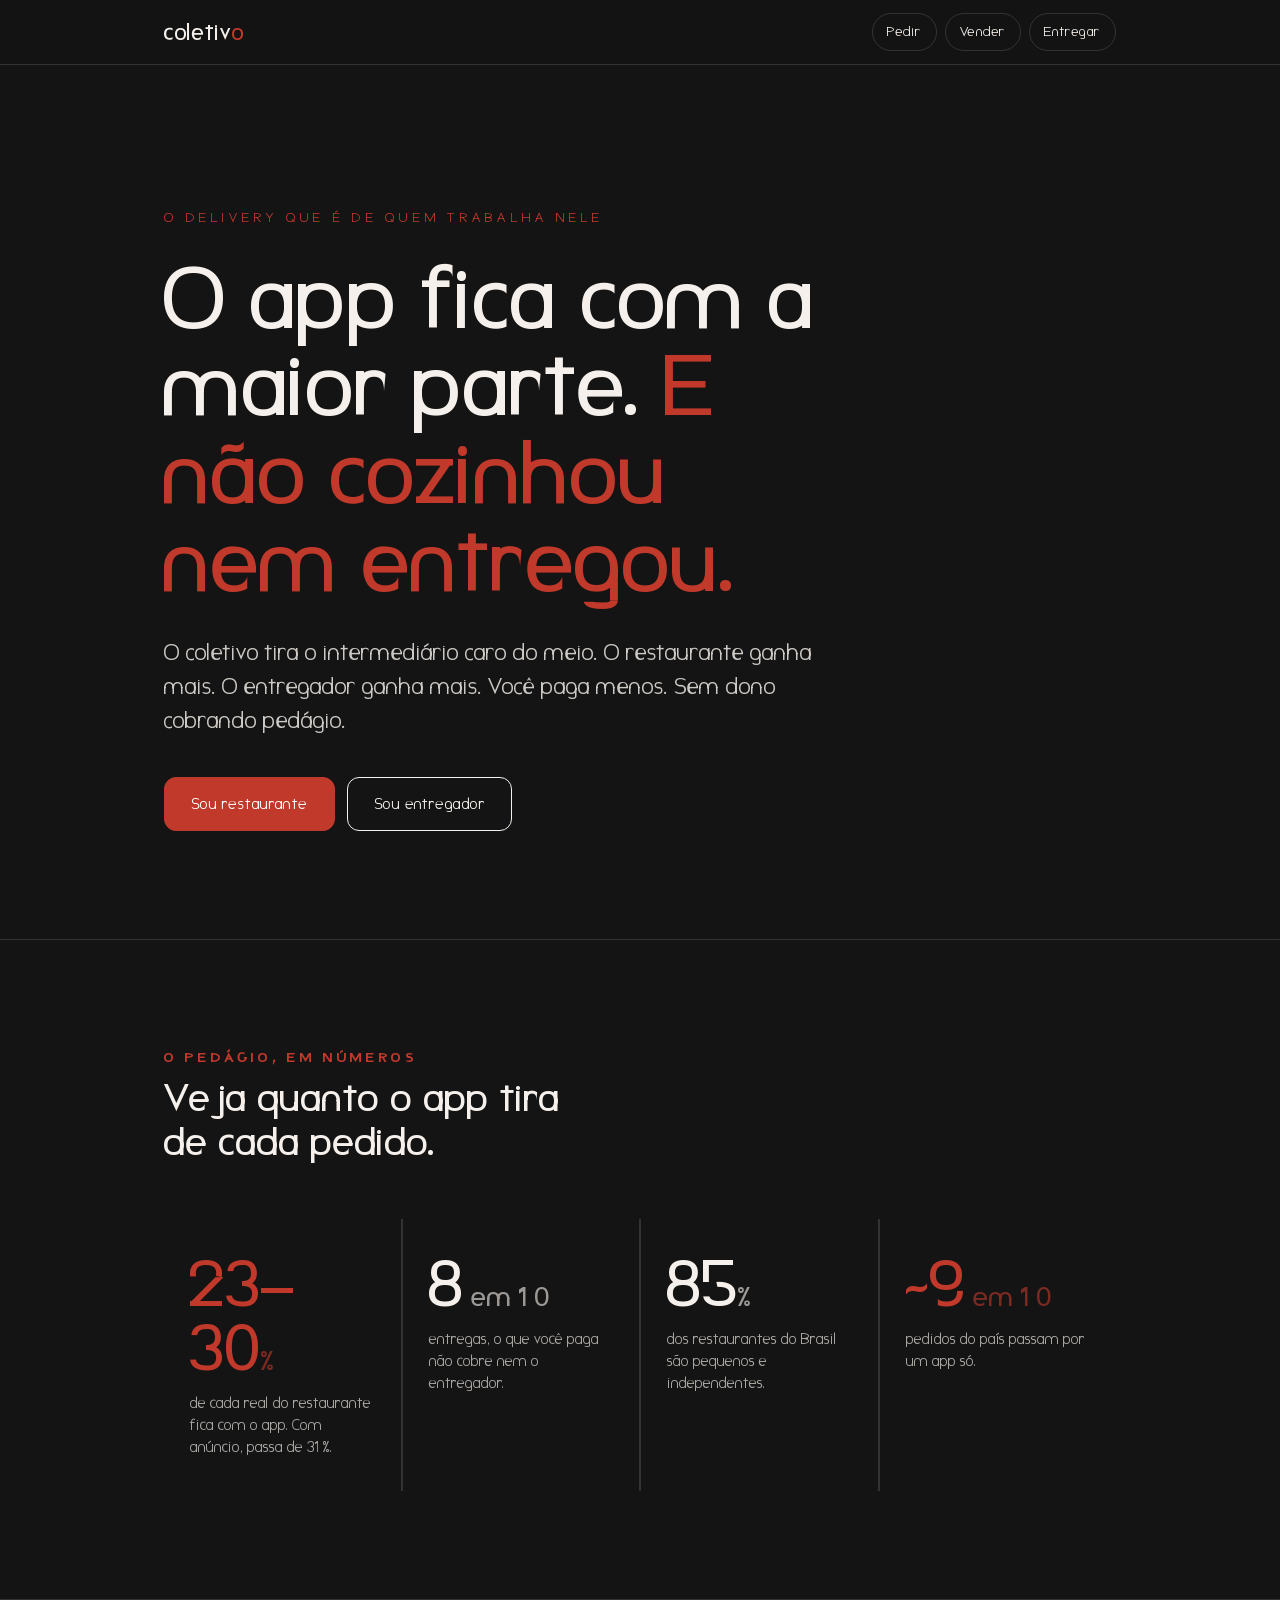
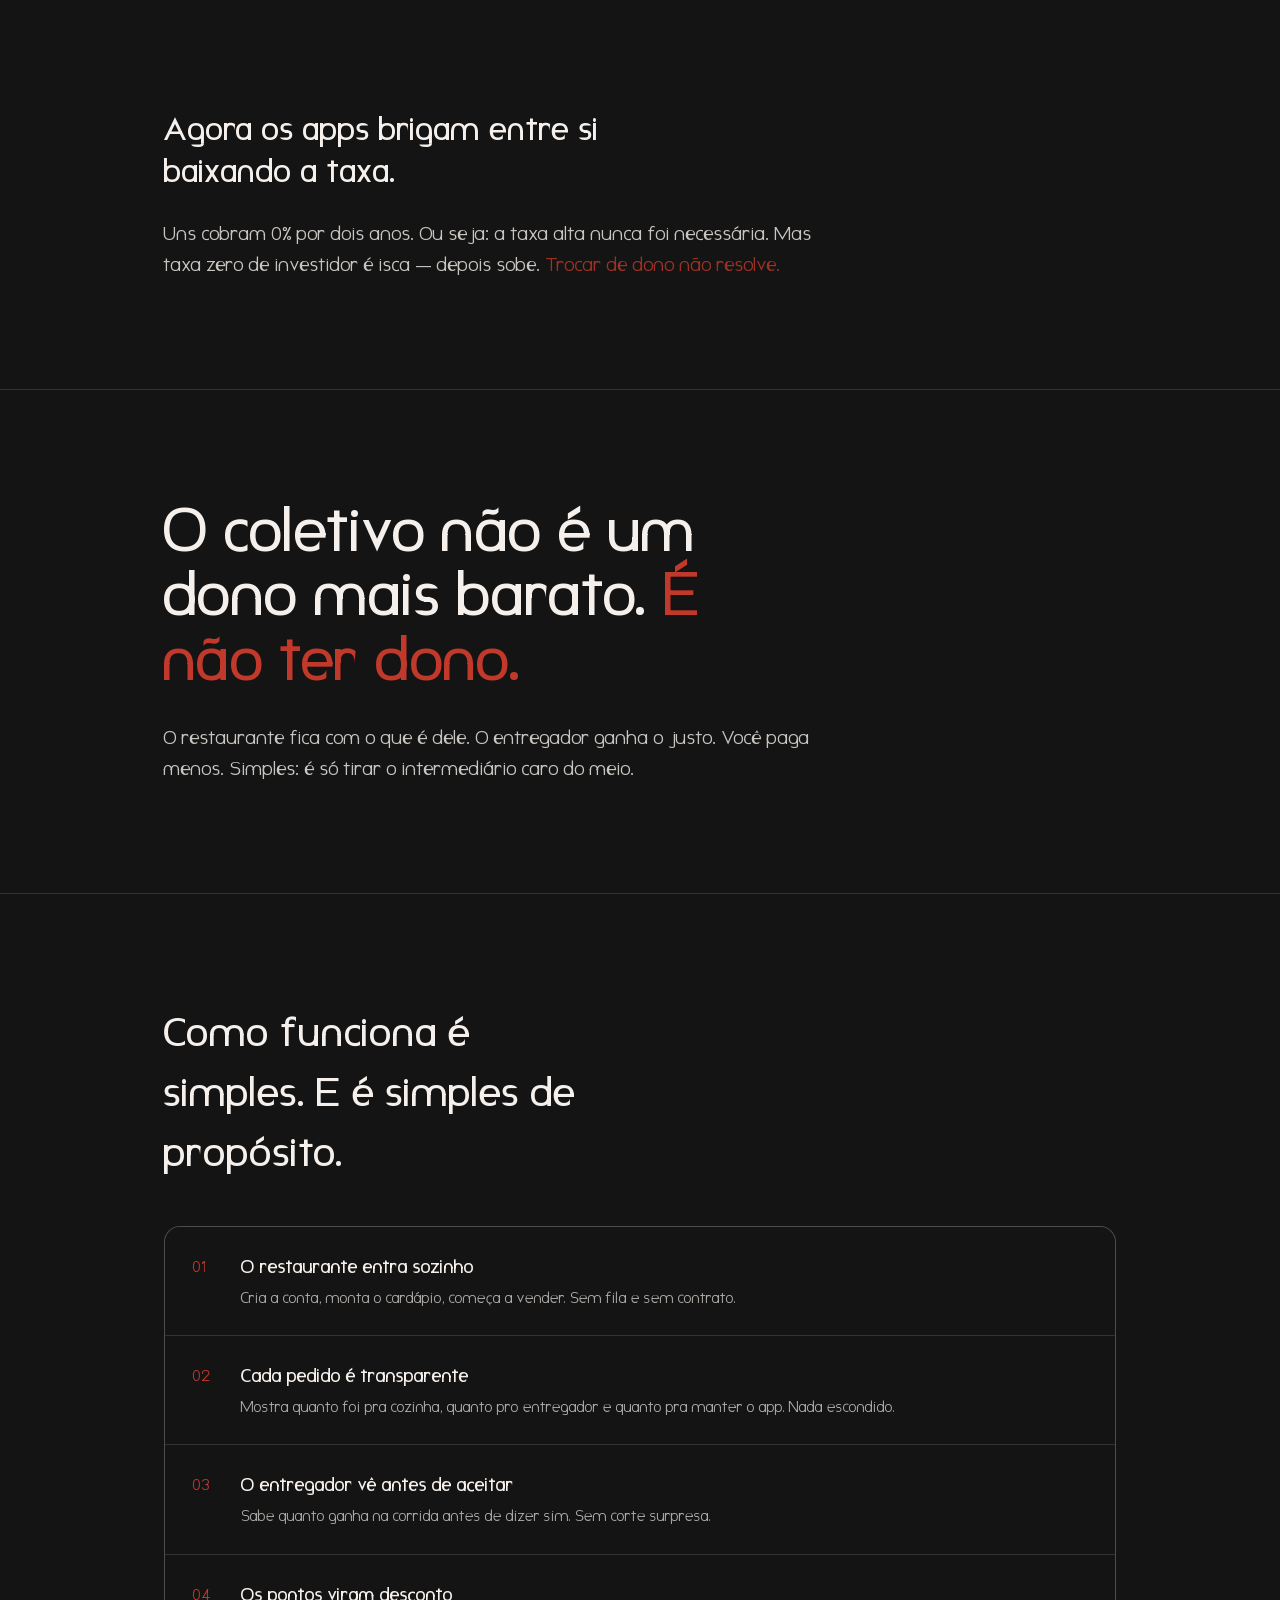
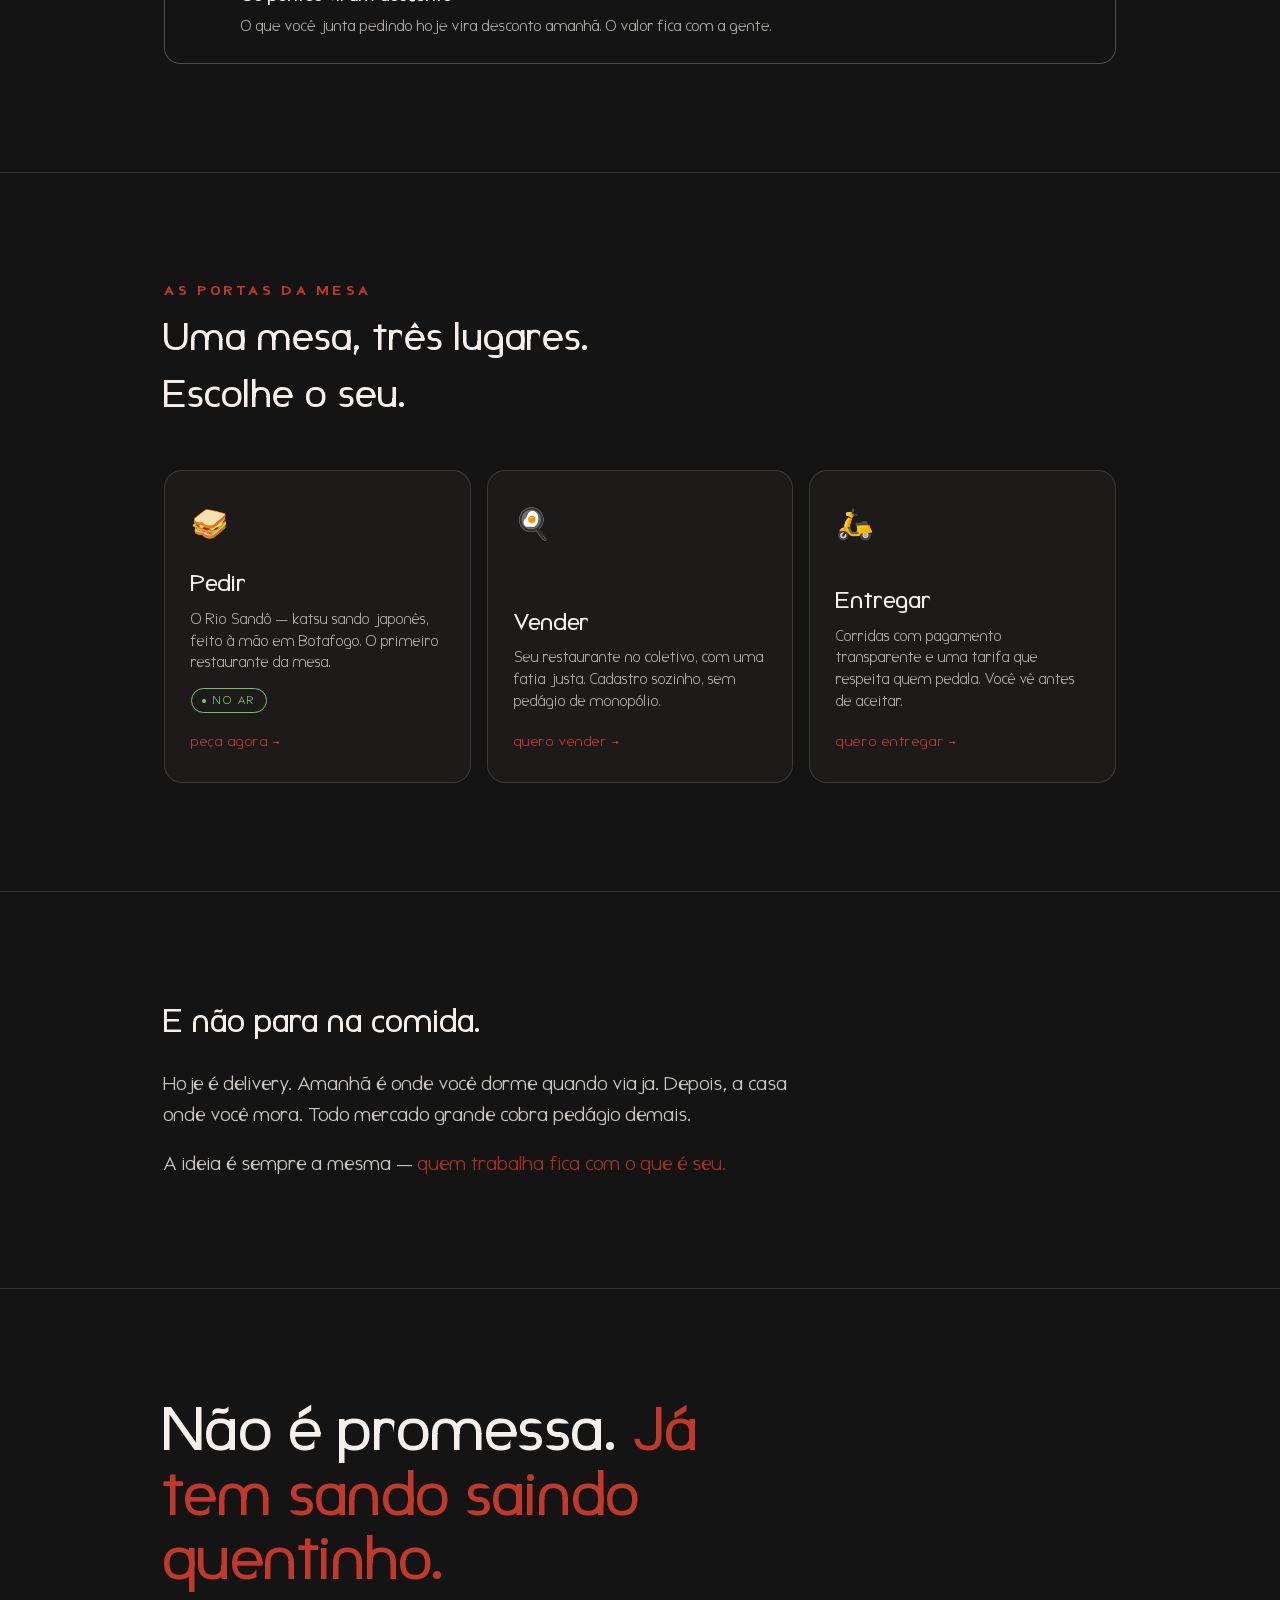
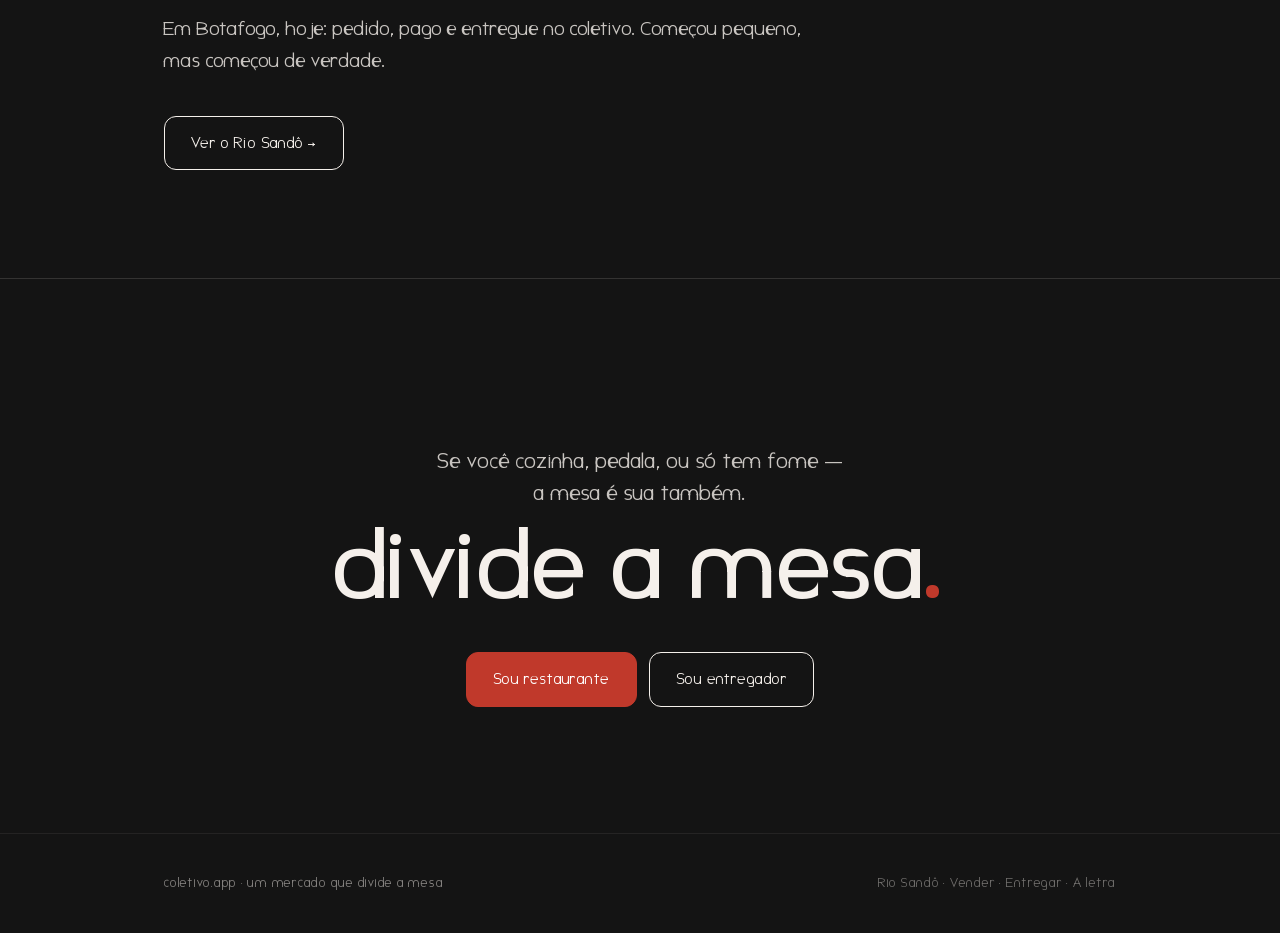
<file: index.html>
<!DOCTYPE html>
<html lang="pt-BR">
<head>
<meta charset="UTF-8">
<meta name="viewport" content="width=device-width, initial-scale=1, viewport-fit=cover">
<meta name="theme-color" content="#141414">
<title>coletivo — divide a mesa</title>
<meta name="description" content="Um ecossistema de mercados que pertence a quem senta na mesa. Sem pedágio de monopólio: o restaurante fica com o que é dele, o entregador recebe o que vale, você paga o justo.">
<meta property="og:title" content="coletivo — divide a mesa">
<meta property="og:description" content="Não é um dono mais barato. É não ter dono. O mercado justo começou com um sando em Botafogo.">
<meta property="og:url" content="https://coletivo.app/">
<meta property="og:type" content="website">
<link rel="icon" href="/riosando/favicon.svg" type="image/svg+xml">
<link rel="preload" href="/fonte/ColetivoSans[wght].woff2" as="font" type="font/woff2" crossorigin>
<link rel="stylesheet" href="/fonte/coletivo-sans.css">
<style>
  :root{
    --preto:#141414; --preto2:#1C1B1A; --creme:#F5F0EB; --vermelho:#C0392B; --verde:#7CBF6B;
    --linha:rgba(245,240,235,.14);
  }
  *{margin:0;padding:0;box-sizing:border-box}
  html{-webkit-text-size-adjust:100%;scroll-behavior:smooth}
  body{
    font-family:'Coletivo Sans',Futura,'Futura PT','Century Gothic','Jost',sans-serif;
    background:var(--preto);color:var(--creme);line-height:1.5;
    overflow-x:hidden;
  }
  .wrap{max-width:1000px;margin:0 auto;padding:0 24px}
  ::selection{background:var(--vermelho);color:#fff}

  /* topo */
  header{position:sticky;top:0;z-index:50;background:rgba(20,20,20,.82);backdrop-filter:blur(10px);
    border-bottom:1px solid var(--linha)}
  header .wrap{display:flex;align-items:center;justify-content:space-between;height:64px}
  .brand{font-size:22px;font-weight:500;letter-spacing:.03em;color:var(--creme);text-decoration:none}
  .brand span{color:var(--vermelho)}
  .nav-portas{display:flex;gap:8px}
  .nav-portas a{font-size:13px;letter-spacing:.04em;color:var(--creme);text-decoration:none;
    padding:8px 14px;border-radius:99px;border:1px solid var(--linha);transition:.15s;white-space:nowrap}
  .nav-portas a:hover{border-color:var(--vermelho)}
  .nav-portas a.destaque{background:var(--vermelho);border-color:var(--vermelho);color:#fff}
  @media(max-width:620px){.nav-portas a.opt{display:none}}

  /* hero manifesto */
  .hero{padding:16vh 0 12vh;border-bottom:1px solid var(--linha)}
  .kicker{font-size:12.5px;letter-spacing:.34em;text-transform:uppercase;color:var(--vermelho);margin-bottom:26px}
  .hero h1{font-size:clamp(38px,8.5vw,86px);font-weight:500;line-height:1.02;letter-spacing:-.01em;max-width:14ch}
  .hero h1 em{font-style:normal;color:var(--vermelho)}
  .hero .sub{margin-top:30px;font-size:clamp(17px,2.4vw,22px);opacity:.82;max-width:52ch;line-height:1.55}
  .hero-cta{margin-top:40px;display:flex;gap:12px;flex-wrap:wrap}
  .btn{font-family:inherit;font-size:15px;letter-spacing:.03em;text-decoration:none;padding:15px 26px;border-radius:12px;
    border:1px solid var(--creme);color:var(--creme);transition:.15s;display:inline-block}
  .btn:hover{transform:translateY(-2px)}
  .btn.cheio{background:var(--vermelho);border-color:var(--vermelho);color:#fff}

  /* números — os golpes */
  .golpes{padding:12vh 0;border-bottom:1px solid var(--linha)}
  .golpes h2{font-size:13px;letter-spacing:.28em;text-transform:uppercase;color:var(--vermelho);margin-bottom:8px}
  .golpes .lede{font-size:clamp(24px,4vw,38px);font-weight:500;line-height:1.15;max-width:20ch;margin-bottom:56px}
  .grid-num{display:grid;grid-template-columns:repeat(auto-fit,minmax(210px,1fr));gap:2px;background:var(--linha)}
  .num{background:var(--preto);padding:32px 26px}
  .num b{display:block;font-size:clamp(42px,6vw,64px);font-weight:500;line-height:1;letter-spacing:-.02em}
  .num b .u{font-size:.42em;opacity:.6;letter-spacing:0}
  .num p{margin-top:14px;font-size:14.5px;opacity:.66;line-height:1.5}
  .num.vermelho b{color:var(--vermelho)}

  /* seções de texto do manifesto */
  .movimento{padding:12vh 0;border-bottom:1px solid var(--linha)}
  .movimento .par{font-size:clamp(22px,3.4vw,32px);font-weight:500;line-height:1.32;max-width:24ch}
  .movimento .par + .corpo{margin-top:26px}
  .corpo{font-size:clamp(16px,2.1vw,19px);opacity:.8;line-height:1.65;max-width:60ch}
  .corpo + .corpo{margin-top:18px}
  .destaque-linha{color:var(--vermelho)}
  .frase-mor{font-size:clamp(30px,6vw,60px);font-weight:500;line-height:1.08;letter-spacing:-.01em;max-width:16ch}
  .frase-mor em{font-style:normal;color:var(--vermelho)}

  /* como funciona */
  .como{padding:12vh 0;border-bottom:1px solid var(--linha)}
  .como h2{font-size:clamp(26px,4vw,40px);font-weight:500;margin-bottom:44px;max-width:18ch}
  .passos{display:grid;gap:1px;background:var(--linha);border:1px solid var(--linha);border-radius:16px;overflow:hidden}
  .passo{background:var(--preto);padding:26px 28px;display:flex;gap:20px;align-items:flex-start}
  .passo .n{font-size:15px;color:var(--vermelho);flex:0 0 auto;width:28px;padding-top:3px}
  .passo h3{font-size:18px;font-weight:500;margin-bottom:6px}
  .passo p{font-size:15px;opacity:.68;line-height:1.55}

  /* as três portas */
  .portas{padding:12vh 0;border-bottom:1px solid var(--linha)}
  .portas h2{font-size:13px;letter-spacing:.28em;text-transform:uppercase;color:var(--vermelho);margin-bottom:8px}
  .portas .lede{font-size:clamp(24px,4vw,38px);font-weight:500;margin-bottom:48px;max-width:20ch}
  .grid-portas{display:grid;grid-template-columns:repeat(auto-fit,minmax(260px,1fr));gap:16px}
  a.porta{text-decoration:none;color:var(--creme);background:var(--preto2);border:1px solid var(--linha);
    border-radius:18px;padding:30px 26px;display:flex;flex-direction:column;min-height:230px;transition:.18s}
  a.porta:hover{border-color:var(--vermelho);transform:translateY(-3px)}
  .porta .emoji{font-size:30px;margin-bottom:auto}
  .porta h3{font-size:23px;font-weight:500;margin-top:20px}
  .porta p{font-size:14.5px;opacity:.66;margin-top:8px;line-height:1.5}
  .porta .vai{margin-top:18px;font-size:14px;color:var(--vermelho);letter-spacing:.04em}
  .porta.viva .selo{display:inline-block;font-size:11px;letter-spacing:.14em;text-transform:uppercase;
    color:var(--verde);border:1px solid var(--verde);border-radius:99px;padding:3px 10px;margin-top:14px;align-self:flex-start}

  /* prova + fecho */
  .prova{padding:12vh 0;border-bottom:1px solid var(--linha)}
  .prova .frase-mor{margin-bottom:22px}
  .fecho{padding:16vh 0 14vh;text-align:center}
  .fecho .assinatura{font-size:clamp(40px,10vw,96px);font-weight:500;letter-spacing:-.01em;line-height:1}
  .fecho .assinatura span{color:var(--vermelho)}
  .fecho .conv{margin-top:22px;font-size:clamp(17px,2.4vw,21px);opacity:.8;max-width:34ch;margin-left:auto;margin-right:auto}
  .fecho .hero-cta{justify-content:center}

  footer{padding:40px 0;border-top:1px solid var(--linha);font-size:12.5px;opacity:.5;
    display:flex;justify-content:space-between;flex-wrap:wrap;gap:12px;letter-spacing:.06em}
  footer a{color:var(--creme);text-decoration:none;opacity:.8}

  .reveal{opacity:0;transform:translateY(22px);transition:opacity .7s ease,transform .7s ease}
  .reveal.on{opacity:1;transform:none}
  @media(prefers-reduced-motion:reduce){.reveal{opacity:1;transform:none;transition:none}}
</style>
</head>
<body>

<header>
  <div class="wrap">
    <a href="/" class="brand">coletiv<span>o</span></a>
    <nav class="nav-portas">
      <a href="/riosando/" class="opt">Pedir</a>
      <a href="/restaurantes/">Vender</a>
      <a href="/entregadores/">Entregar</a>
    </nav>
  </div>
</header>

<!-- HERO -->
<section class="hero"><div class="wrap reveal">
  <div class="kicker">o delivery que é de quem trabalha nele</div>
  <h1>O app fica com a maior parte. <em>E não cozinhou nem entregou.</em></h1>
  <p class="sub">O coletivo tira o intermediário caro do meio. O restaurante ganha mais. O entregador ganha mais. Você paga menos. Sem dono cobrando pedágio.</p>
  <div class="hero-cta">
    <a href="/restaurantes/" class="btn cheio">Sou restaurante</a>
    <a href="/entregadores/" class="btn">Sou entregador</a>
  </div>
</div></section>

<!-- OS GOLPES (números) -->
<section class="golpes"><div class="wrap reveal">
  <h2>o pedágio, em números</h2>
  <p class="lede">Veja quanto o app tira de cada pedido.</p>
  <div class="grid-num">
    <div class="num vermelho"><b>23–30<span class="u">%</span></b><p>de cada real do restaurante fica com o app. Com anúncio, passa de 31%.</p></div>
    <div class="num"><b>8<span class="u"> em 10</span></b><p>entregas, o que você paga não cobre nem o entregador.</p></div>
    <div class="num"><b>85<span class="u">%</span></b><p>dos restaurantes do Brasil são pequenos e independentes.</p></div>
    <div class="num vermelho"><b>~9<span class="u"> em 10</span></b><p>pedidos do país passam por um app só.</p></div>
  </div>
</div></section>

<!-- MOVIMENTO 1 -->
<section class="movimento"><div class="wrap reveal">
  <p class="par">Agora os apps brigam entre si baixando a taxa.</p>
  <p class="corpo">Uns cobram 0% por dois anos. Ou seja: a taxa alta nunca foi necessária. Mas taxa zero de investidor é isca — depois sobe. <span class="destaque-linha">Trocar de dono não resolve.</span></p>
</div></section>

<!-- FRASE-MOR -->
<section class="movimento"><div class="wrap reveal">
  <p class="frase-mor">O coletivo não é um dono mais barato. <em>É não ter dono.</em></p>
  <p class="corpo" style="margin-top:30px">O restaurante fica com o que é dele. O entregador ganha o justo. Você paga menos. Simples: é só tirar o intermediário caro do meio.</p>
</div></section>

<!-- COMO FUNCIONA -->
<section class="como"><div class="wrap reveal">
  <h2>Como funciona é simples. E é simples de propósito.</h2>
  <div class="passos">
    <div class="passo"><div class="n">01</div><div><h3>O restaurante entra sozinho</h3><p>Cria a conta, monta o cardápio, começa a vender. Sem fila e sem contrato.</p></div></div>
    <div class="passo"><div class="n">02</div><div><h3>Cada pedido é transparente</h3><p>Mostra quanto foi pra cozinha, quanto pro entregador e quanto pra manter o app. Nada escondido.</p></div></div>
    <div class="passo"><div class="n">03</div><div><h3>O entregador vê antes de aceitar</h3><p>Sabe quanto ganha na corrida antes de dizer sim. Sem corte surpresa.</p></div></div>
    <div class="passo"><div class="n">04</div><div><h3>Os pontos viram desconto</h3><p>O que você junta pedindo hoje vira desconto amanhã. O valor fica com a gente.</p></div></div>
  </div>
</div></section>

<!-- AS TRÊS PORTAS -->
<section class="portas" id="portas"><div class="wrap reveal">
  <h2>as portas da mesa</h2>
  <p class="lede">Uma mesa, três lugares. Escolhe o seu.</p>
  <div class="grid-portas">
    <a href="/riosando/" class="porta viva">
      <div class="emoji">🥪</div>
      <h3>Pedir</h3>
      <p>O Rio Sandô — katsu sando japonês, feito à mão em Botafogo. O primeiro restaurante da mesa.</p>
      <span class="selo">● no ar</span>
      <div class="vai">peça agora →</div>
    </a>
    <a href="/restaurantes/" class="porta">
      <div class="emoji">🍳</div>
      <h3>Vender</h3>
      <p>Seu restaurante no coletivo, com uma fatia justa. Cadastro sozinho, sem pedágio de monopólio.</p>
      <div class="vai">quero vender →</div>
    </a>
    <a href="/entregadores/" class="porta">
      <div class="emoji">🛵</div>
      <h3>Entregar</h3>
      <p>Corridas com pagamento transparente e uma tarifa que respeita quem pedala. Você vê antes de aceitar.</p>
      <div class="vai">quero entregar →</div>
    </a>
  </div>
</div></section>

<!-- A MESA CRESCE -->
<section class="movimento"><div class="wrap reveal">
  <p class="par">E não para na comida.</p>
  <p class="corpo">Hoje é delivery. Amanhã é onde você dorme quando viaja. Depois, a casa onde você mora. Todo mercado grande cobra pedágio demais.</p>
  <p class="corpo">A ideia é sempre a mesma — <span class="destaque-linha">quem trabalha fica com o que é seu.</span></p>
</div></section>

<!-- PROVA -->
<section class="prova"><div class="wrap reveal">
  <p class="frase-mor">Não é promessa. <em>Já tem sando saindo quentinho.</em></p>
  <p class="corpo">Em Botafogo, hoje: pedido, pago e entregue no coletivo. Começou pequeno, mas começou de verdade.</p>
  <div class="hero-cta"><a href="/riosando/" class="btn">Ver o Rio Sandô →</a></div>
</div></section>

<!-- FECHO -->
<section class="fecho"><div class="wrap reveal">
  <p class="conv" style="margin-bottom:8px">Se você cozinha, pedala, ou só tem fome —<br>a mesa é sua também.</p>
  <div class="assinatura">divide a mesa<span>.</span></div>
  <div class="hero-cta">
    <a href="/restaurantes/" class="btn cheio">Sou restaurante</a>
    <a href="/entregadores/" class="btn">Sou entregador</a>
  </div>
</div></section>

<footer><div class="wrap" style="display:flex;justify-content:space-between;flex-wrap:wrap;gap:12px;width:100%">
  <span>coletivo.app · um mercado que divide a mesa</span>
  <span><a href="/riosando/">Rio Sandô</a> · <a href="/restaurantes/">Vender</a> · <a href="/entregadores/">Entregar</a> · <a href="/fonte/">A letra</a></span>
</div></footer>

<script>
  const io = new IntersectionObserver((es)=>es.forEach(e=>{ if(e.isIntersecting){ e.target.classList.add("on"); io.unobserve(e.target); }}),{threshold:.12});
  document.querySelectorAll(".reveal").forEach(el=>io.observe(el));
</script>
</body>
</html>
</file>
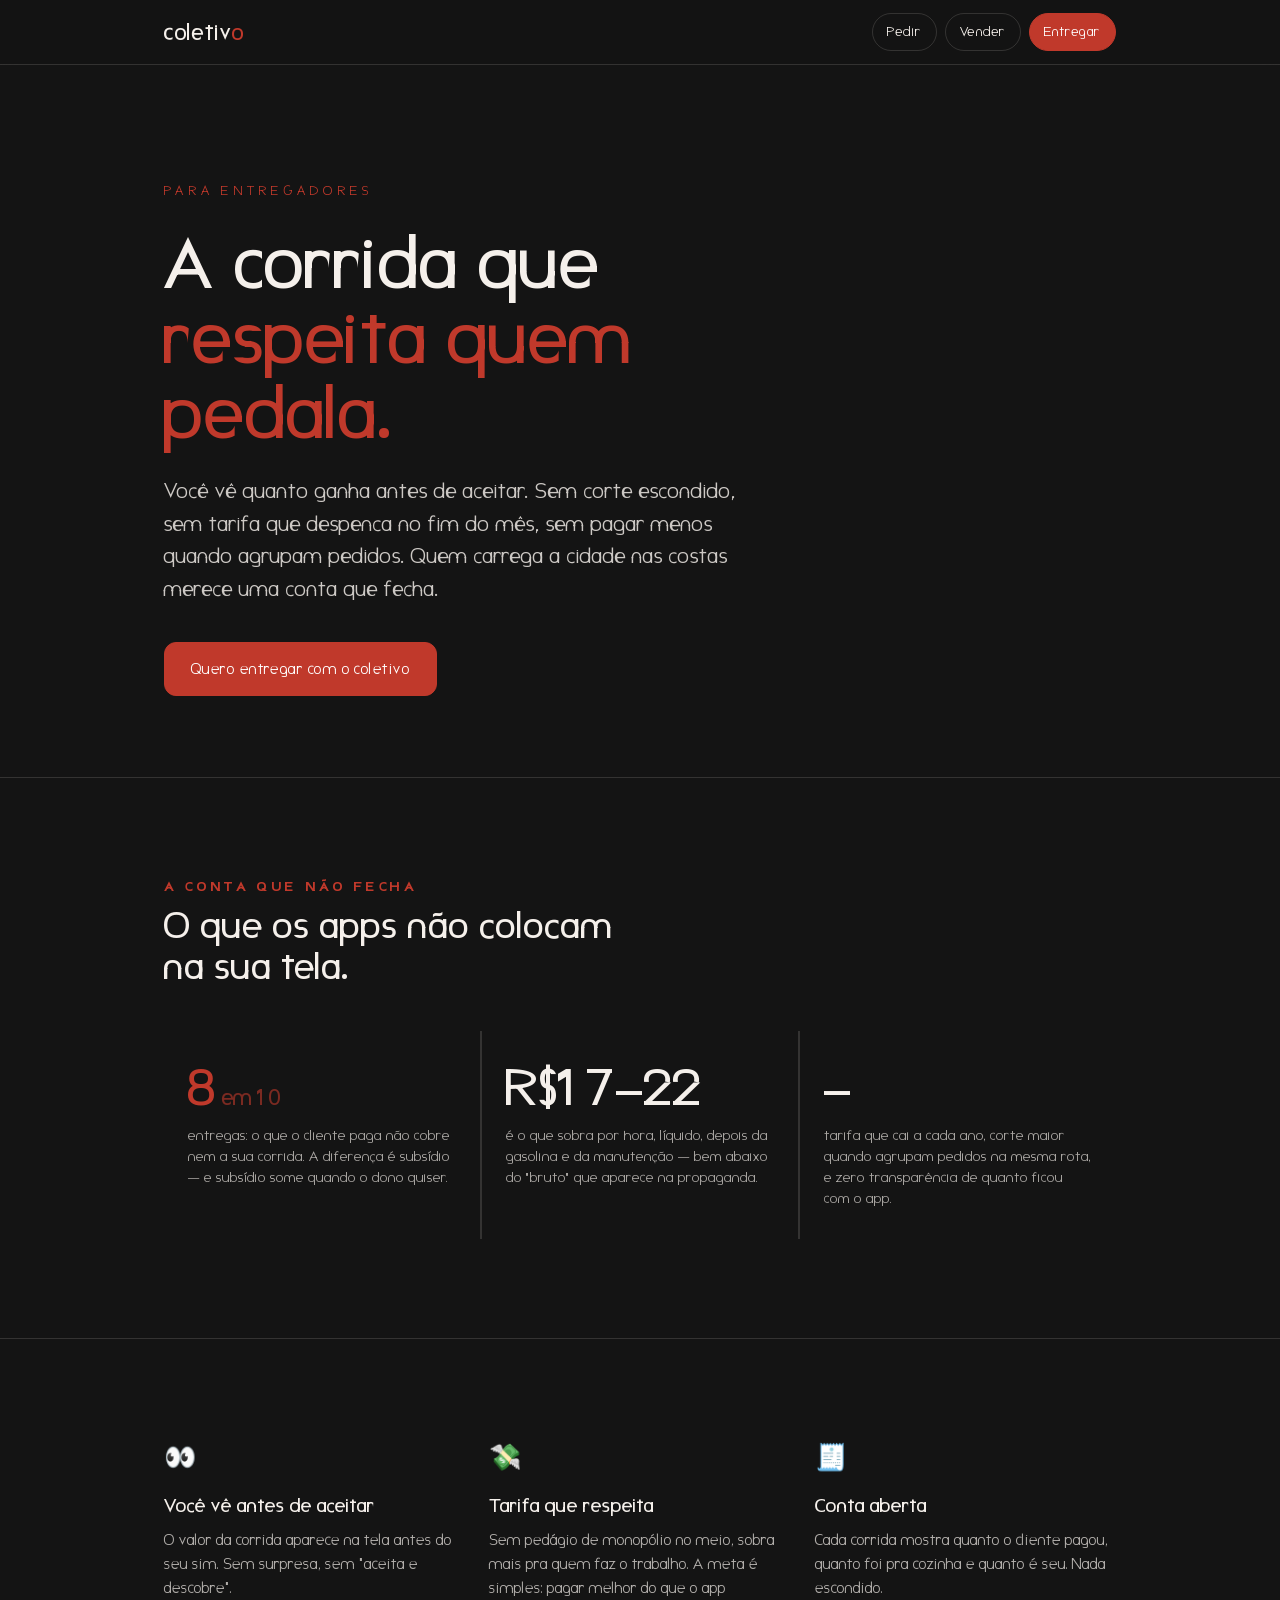
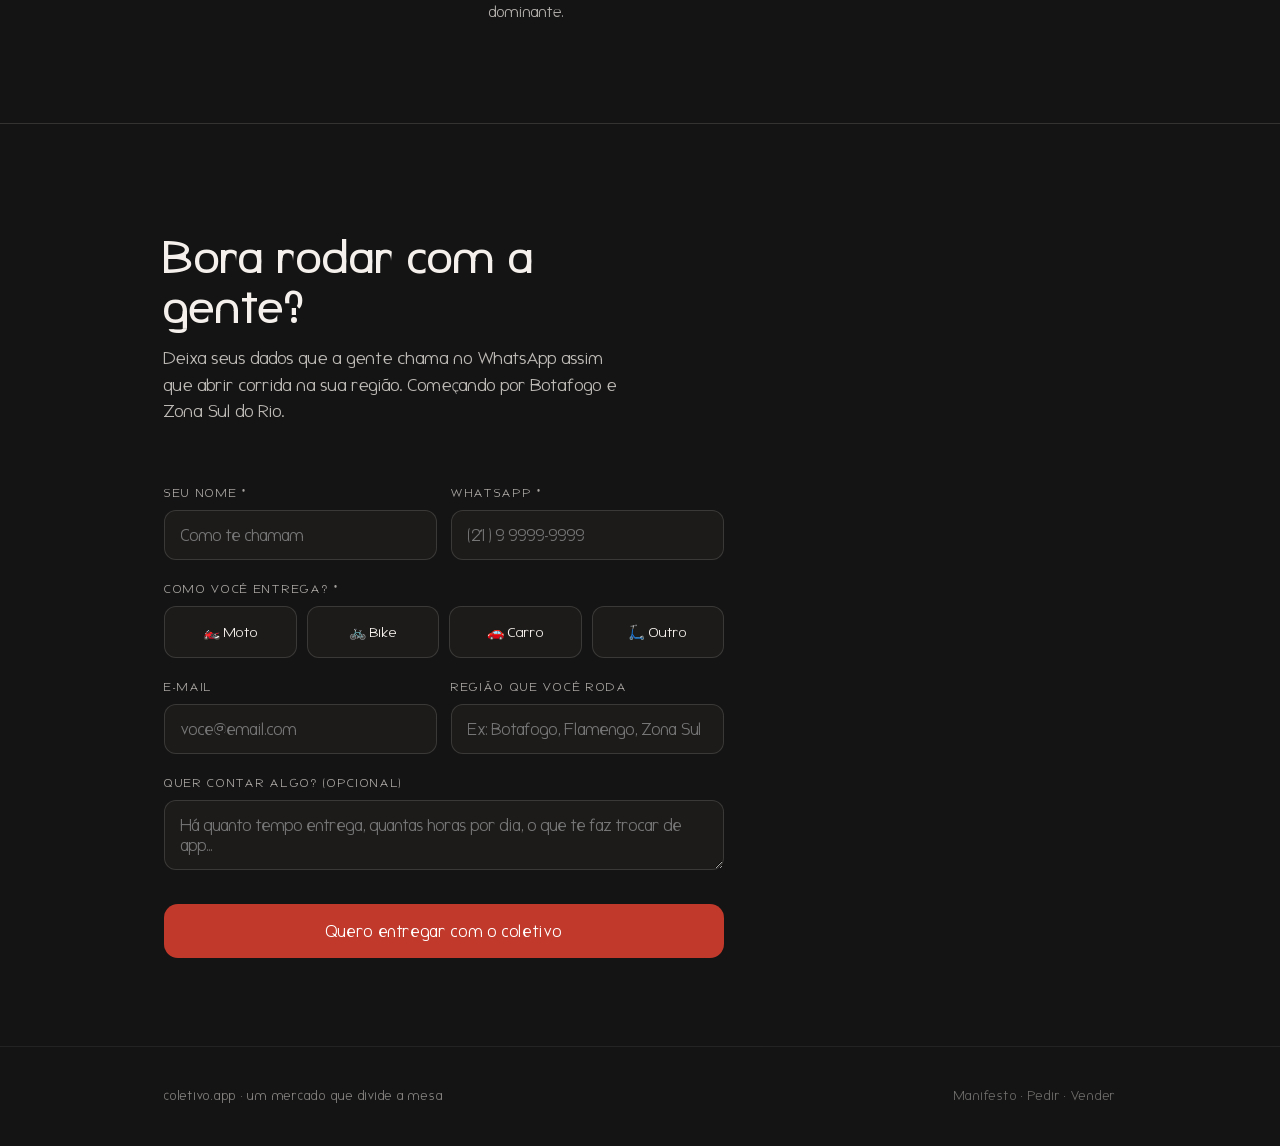
<file: entregadores/index.html>
<!DOCTYPE html>
<html lang="pt-BR">
<head>
<meta charset="UTF-8">
<meta name="viewport" content="width=device-width, initial-scale=1, viewport-fit=cover">
<meta name="theme-color" content="#141414">
<title>coletivo · entregar — a corrida que respeita quem pedala</title>
<meta name="description" content="Corridas com pagamento transparente e tarifa justa. Você vê quanto ganha antes de aceitar. Cadastre-se pra entregar com o coletivo.">
<meta property="og:title" content="coletivo · entregar">
<meta property="og:description" content="Tarifa justa e transparente pra quem entrega. Você vê antes de aceitar.">
<meta property="og:url" content="https://coletivo.app/entregadores/">
<link rel="icon" href="/riosando/favicon.svg" type="image/svg+xml">
<link rel="preload" href="/fonte/ColetivoSans[wght].woff2" as="font" type="font/woff2" crossorigin>
<link rel="stylesheet" href="/fonte/coletivo-sans.css">
<style>
  :root{--preto:#141414;--preto2:#1C1B1A;--creme:#F5F0EB;--vermelho:#C0392B;--verde:#7CBF6B;--linha:rgba(245,240,235,.14)}
  *{margin:0;padding:0;box-sizing:border-box}
  html{-webkit-text-size-adjust:100%;scroll-behavior:smooth}
  body{font-family:'Coletivo Sans',Futura,'Futura PT','Century Gothic','Jost',sans-serif;background:var(--preto);color:var(--creme);line-height:1.5;overflow-x:hidden}
  .wrap{max-width:1000px;margin:0 auto;padding:0 24px}
  ::selection{background:var(--vermelho);color:#fff}
  header{position:sticky;top:0;z-index:50;background:rgba(20,20,20,.82);backdrop-filter:blur(10px);border-bottom:1px solid var(--linha)}
  header .wrap{display:flex;align-items:center;justify-content:space-between;height:64px}
  .brand{font-size:22px;font-weight:500;letter-spacing:.03em;color:var(--creme);text-decoration:none}
  .brand span{color:var(--vermelho)}
  .nav-portas{display:flex;gap:8px}
  .nav-portas a{font-size:13px;letter-spacing:.04em;color:var(--creme);text-decoration:none;padding:8px 14px;border-radius:99px;border:1px solid var(--linha);transition:.15s;white-space:nowrap}
  .nav-portas a:hover{border-color:var(--vermelho)}
  .nav-portas a.on{background:var(--vermelho);border-color:var(--vermelho);color:#fff}
  @media(max-width:620px){.nav-portas a.opt{display:none}}

  .hero{padding:13vh 0 9vh;border-bottom:1px solid var(--linha)}
  .kicker{font-size:12.5px;letter-spacing:.34em;text-transform:uppercase;color:var(--vermelho);margin-bottom:24px}
  .hero h1{font-size:clamp(34px,7vw,72px);font-weight:500;line-height:1.04;letter-spacing:-.01em;max-width:15ch}
  .hero h1 em{font-style:normal;color:var(--vermelho)}
  .hero .sub{margin-top:26px;font-size:clamp(16px,2.3vw,21px);opacity:.82;max-width:50ch;line-height:1.55}
  .btn{font-family:inherit;font-size:15px;letter-spacing:.03em;text-decoration:none;padding:15px 26px;border-radius:12px;border:1px solid var(--creme);color:var(--creme);transition:.15s;display:inline-block;cursor:pointer;background:none}
  .btn:hover{transform:translateY(-2px)}
  .btn.cheio{background:var(--vermelho);border-color:var(--vermelho);color:#fff}
  .hero-cta{margin-top:36px}

  .verdade{padding:11vh 0;border-bottom:1px solid var(--linha)}
  .verdade h2{font-size:13px;letter-spacing:.28em;text-transform:uppercase;color:var(--vermelho);margin-bottom:8px}
  .verdade .lede{font-size:clamp(23px,4vw,36px);font-weight:500;line-height:1.15;max-width:22ch;margin-bottom:44px}
  .grid-num{display:grid;grid-template-columns:repeat(auto-fit,minmax(200px,1fr));gap:2px;background:var(--linha)}
  .num{background:var(--preto);padding:30px 24px}
  .num b{display:block;font-size:clamp(36px,5.4vw,52px);font-weight:500;line-height:1;letter-spacing:-.02em}
  .num b .u{font-size:.42em;opacity:.6}
  .num.vermelho b{color:var(--vermelho)}
  .num p{margin-top:12px;font-size:14px;opacity:.66;line-height:1.5}

  .princ{padding:11vh 0;border-bottom:1px solid var(--linha)}
  .grid3{display:grid;grid-template-columns:repeat(auto-fit,minmax(240px,1fr));gap:24px}
  .p3 .emoji{font-size:26px}
  .p3 h3{font-size:19px;font-weight:500;margin:14px 0 8px}
  .p3 p{font-size:15px;opacity:.7;line-height:1.6}

  .cad{padding:12vh 0 6vh}
  .cad h2{font-size:clamp(28px,5vw,46px);font-weight:500;line-height:1.08;max-width:16ch;margin-bottom:14px}
  .cad .sub{font-size:17px;opacity:.75;max-width:46ch;margin-bottom:40px;line-height:1.55}
  form{max-width:560px}
  label{display:block;font-size:12px;letter-spacing:.14em;text-transform:uppercase;opacity:.65;margin:20px 0 8px}
  input,select,textarea{width:100%;font-family:inherit;font-size:16px;padding:14px 16px;border:1px solid var(--linha);border-radius:12px;background:var(--preto2);color:var(--creme);transition:.15s}
  input:focus,select:focus,textarea:focus{outline:none;border-color:var(--vermelho)}
  .dois{display:grid;grid-template-columns:1fr 1fr;gap:14px}
  @media(max-width:520px){.dois{grid-template-columns:1fr}}
  .veic{display:grid;grid-template-columns:repeat(4,1fr);gap:10px;margin-top:8px}
  @media(max-width:520px){.veic{grid-template-columns:repeat(2,1fr)}}
  .veic button{font-family:inherit;font-size:14px;padding:16px 8px;border:1px solid var(--linha);border-radius:12px;background:var(--preto2);color:var(--creme);cursor:pointer;transition:.15s}
  .veic button.on{background:var(--vermelho);border-color:var(--vermelho);color:#fff}
  .enviar{width:100%;margin-top:28px;font-family:inherit;background:var(--vermelho);color:#fff;border:none;border-radius:14px;padding:17px;font-size:16px;letter-spacing:.04em;cursor:pointer;transition:.15s}
  .enviar:hover{filter:brightness(1.08)}
  .enviar:disabled{opacity:.6}
  .msg{margin-top:16px;font-size:14px;min-height:18px}
  .msg.erro{color:#E88}
  .ok-box{max-width:560px;background:var(--preto2);border:1px solid var(--verde);border-radius:18px;padding:40px 32px;text-align:center}
  .ok-box .ck{font-size:44px}
  .ok-box h3{font-size:24px;font-weight:500;margin:14px 0 10px}
  .ok-box p{font-size:15.5px;opacity:.78;line-height:1.6}

  footer{padding:40px 0;border-top:1px solid var(--linha);font-size:12.5px;opacity:.5;letter-spacing:.06em}
  footer a{color:var(--creme);text-decoration:none;opacity:.8}
  .reveal{opacity:0;transform:translateY(22px);transition:opacity .7s ease,transform .7s ease}
  .reveal.on{opacity:1;transform:none}
  @media(prefers-reduced-motion:reduce){.reveal{opacity:1;transform:none;transition:none}}
</style>
</head>
<body>
<header><div class="wrap">
  <a href="/" class="brand">coletiv<span>o</span></a>
  <nav class="nav-portas">
    <a href="/riosando/" class="opt">Pedir</a>
    <a href="/restaurantes/">Vender</a>
    <a href="/entregadores/" class="on">Entregar</a>
  </nav>
</div></header>

<section class="hero"><div class="wrap reveal">
  <div class="kicker">para entregadores</div>
  <h1>A corrida que <em>respeita quem pedala.</em></h1>
  <p class="sub">Você vê quanto ganha antes de aceitar. Sem corte escondido, sem tarifa que despenca no fim do mês, sem pagar menos quando agrupam pedidos. Quem carrega a cidade nas costas merece uma conta que fecha.</p>
  <div class="hero-cta"><a href="#cadastro" class="btn cheio">Quero entregar com o coletivo</a></div>
</div></section>

<section class="verdade"><div class="wrap reveal">
  <h2>a conta que não fecha</h2>
  <p class="lede">O que os apps não colocam na sua tela.</p>
  <div class="grid-num">
    <div class="num vermelho"><b>8<span class="u"> em 10</span></b><p>entregas: o que o cliente paga não cobre nem a sua corrida. A diferença é subsídio — e subsídio some quando o dono quiser.</p></div>
    <div class="num"><b>R$17–22</b><p>é o que sobra por hora, líquido, depois da gasolina e da manutenção — bem abaixo do "bruto" que aparece na propaganda.</p></div>
    <div class="num"><b>–</b><p>tarifa que cai a cada ano, corte maior quando agrupam pedidos na mesma rota, e zero transparência de quanto ficou com o app.</p></div>
  </div>
</div></section>

<section class="princ"><div class="wrap reveal">
  <div class="grid3">
    <div class="p3"><div class="emoji">👀</div><h3>Você vê antes de aceitar</h3><p>O valor da corrida aparece na tela antes do seu sim. Sem surpresa, sem "aceita e descobre".</p></div>
    <div class="p3"><div class="emoji">💸</div><h3>Tarifa que respeita</h3><p>Sem pedágio de monopólio no meio, sobra mais pra quem faz o trabalho. A meta é simples: pagar melhor do que o app dominante.</p></div>
    <div class="p3"><div class="emoji">🧾</div><h3>Conta aberta</h3><p>Cada corrida mostra quanto o cliente pagou, quanto foi pra cozinha e quanto é seu. Nada escondido.</p></div>
  </div>
</div></section>

<section class="cad" id="cadastro"><div class="wrap reveal">
  <div id="form-area">
    <h2>Bora rodar com a gente?</h2>
    <p class="sub">Deixa seus dados que a gente chama no WhatsApp assim que abrir corrida na sua região. Começando por Botafogo e Zona Sul do Rio.</p>
    <form onsubmit="return false">
      <div class="dois">
        <div><label>Seu nome *</label><input type="text" id="nome" placeholder="Como te chamam" autocomplete="name"></div>
        <div><label>WhatsApp *</label><input type="tel" id="whatsapp" placeholder="(21) 9 9999-9999" autocomplete="tel"></div>
      </div>
      <label>Como você entrega? *</label>
      <div class="veic" id="veic">
        <button type="button" data-v="moto" onclick="pickVeic(this)">🏍️ Moto</button>
        <button type="button" data-v="bike" onclick="pickVeic(this)">🚲 Bike</button>
        <button type="button" data-v="carro" onclick="pickVeic(this)">🚗 Carro</button>
        <button type="button" data-v="outro" onclick="pickVeic(this)">🛴 Outro</button>
      </div>
      <div class="dois">
        <div><label>E-mail</label><input type="email" id="email" placeholder="voce@email.com" autocomplete="email"></div>
        <div><label>Região que você roda</label><input type="text" id="regiao" placeholder="Ex: Botafogo, Flamengo, Zona Sul"></div>
      </div>
      <label>Quer contar algo? (opcional)</label>
      <textarea id="obs" rows="2" placeholder="Há quanto tempo entrega, quantas horas por dia, o que te faz trocar de app..."></textarea>
      <button class="enviar" onclick="enviar(this)">Quero entregar com o coletivo</button>
      <div class="msg" id="msg"></div>
    </form>
  </div>
</div></section>

<footer><div class="wrap" style="display:flex;justify-content:space-between;flex-wrap:wrap;gap:12px;width:100%">
  <span>coletivo.app · um mercado que divide a mesa</span>
  <span><a href="/">Manifesto</a> · <a href="/riosando/">Pedir</a> · <a href="/restaurantes/">Vender</a></span>
</div></footer>

<script>
const SUPA_URL="https://xngsucsxqbmvdnyuabll.supabase.co";
const SUPA_ANON="eyJhbGciOiJIUzI1NiIsInR5cCI6IkpXVCJ9.eyJpc3MiOiJzdXBhYmFzZSIsInJlZiI6InhuZ3N1Y3N4cWJtdmRueXVhYmxsIiwicm9sZSI6ImFub24iLCJpYXQiOjE3ODcxNDg1MTYsImV4cCI6MjEwMjcyNDUxNn0.P5vuyAyooZ_BArc_lC7HiQ2N-p0Fi7ejpxzyehPSi1Q";
let veic="";
function pickVeic(b){ veic=b.dataset.v; document.querySelectorAll("#veic button").forEach(x=>x.classList.remove("on")); b.classList.add("on"); }
const val=id=>(document.getElementById(id)?.value||"").trim();
async function enviar(btn){
  const nome=val("nome"), whatsapp=val("whatsapp");
  const msg=document.getElementById("msg"); msg.className="msg";
  if(!nome||!whatsapp){ msg.className="msg erro"; msg.textContent="Precisamos do seu nome e WhatsApp. 🙏"; return; }
  if(!veic){ msg.className="msg erro"; msg.textContent="Escolhe como você entrega. 🙏"; return; }
  btn.disabled=true; btn.textContent="Enviando...";
  try{
    const r=await fetch(`${SUPA_URL}/rest/v1/entregadores`,{
      method:"POST",headers:{apikey:SUPA_ANON,Authorization:`Bearer ${SUPA_ANON}`,"Content-Type":"application/json",Prefer:"return=minimal"},
      body:JSON.stringify({nome,whatsapp,email:val("email")||null,veiculo:veic,regiao:val("regiao")||null,obs:val("obs")||null,status:"pendente"})});
    if(!r.ok) throw new Error(await r.text());
    document.getElementById("form-area").innerHTML=`<div class="ok-box">
      <div class="ck">🛵</div><h3>Tamo junto, ${nome.replace(/</g,"")}!</h3>
      <p>Recebemos seu cadastro. Assim que abrir corrida na sua região, a gente chama no seu WhatsApp. Bora fazer a conta fechar.</p></div>`;
    window.scrollTo({top:document.getElementById("cadastro").offsetTop-40,behavior:"smooth"});
  }catch(e){ btn.disabled=false; btn.textContent="Quero entregar com o coletivo";
    msg.className="msg erro"; msg.textContent="Ops, não conseguimos enviar agora. Tenta de novo?"; }
}
const io=new IntersectionObserver((es)=>es.forEach(e=>{if(e.isIntersecting){e.target.classList.add("on");io.unobserve(e.target);}}),{threshold:.12});
document.querySelectorAll(".reveal").forEach(el=>io.observe(el));
</script>
</body>
</html>
</file>
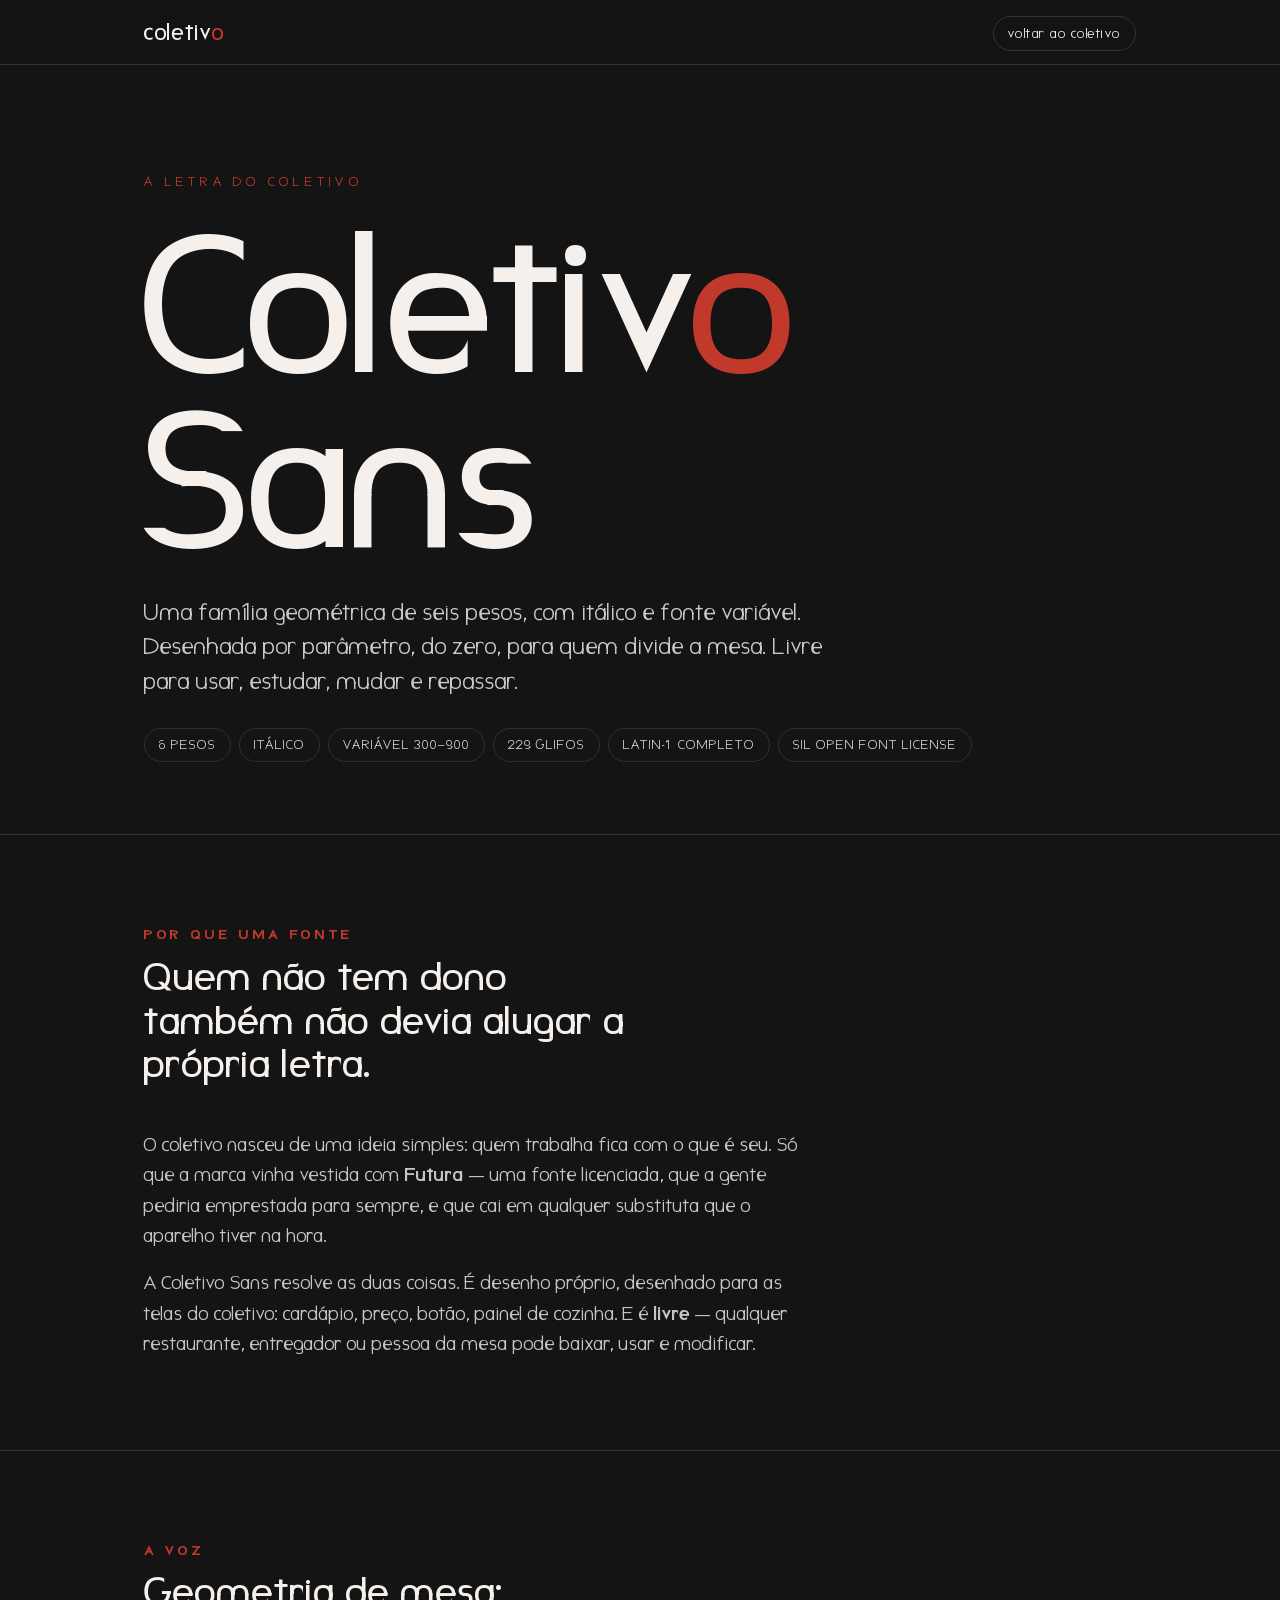
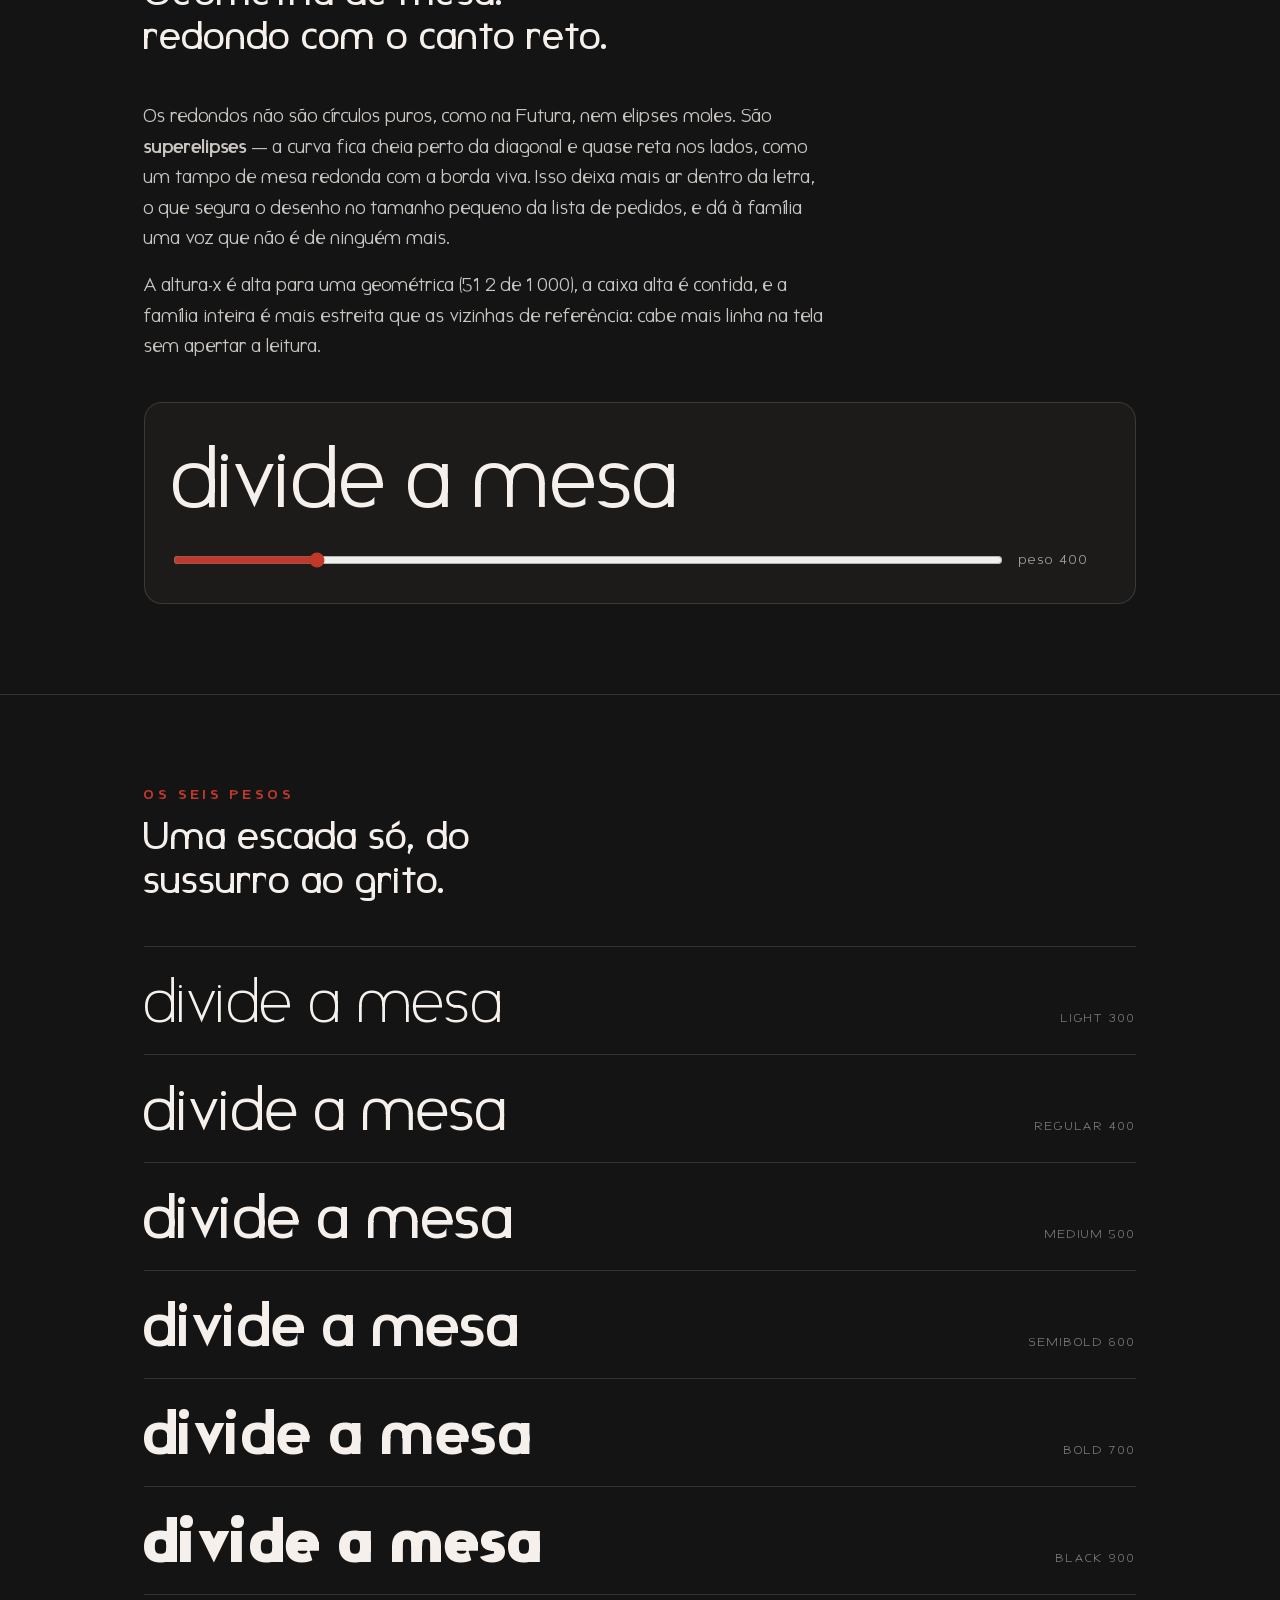
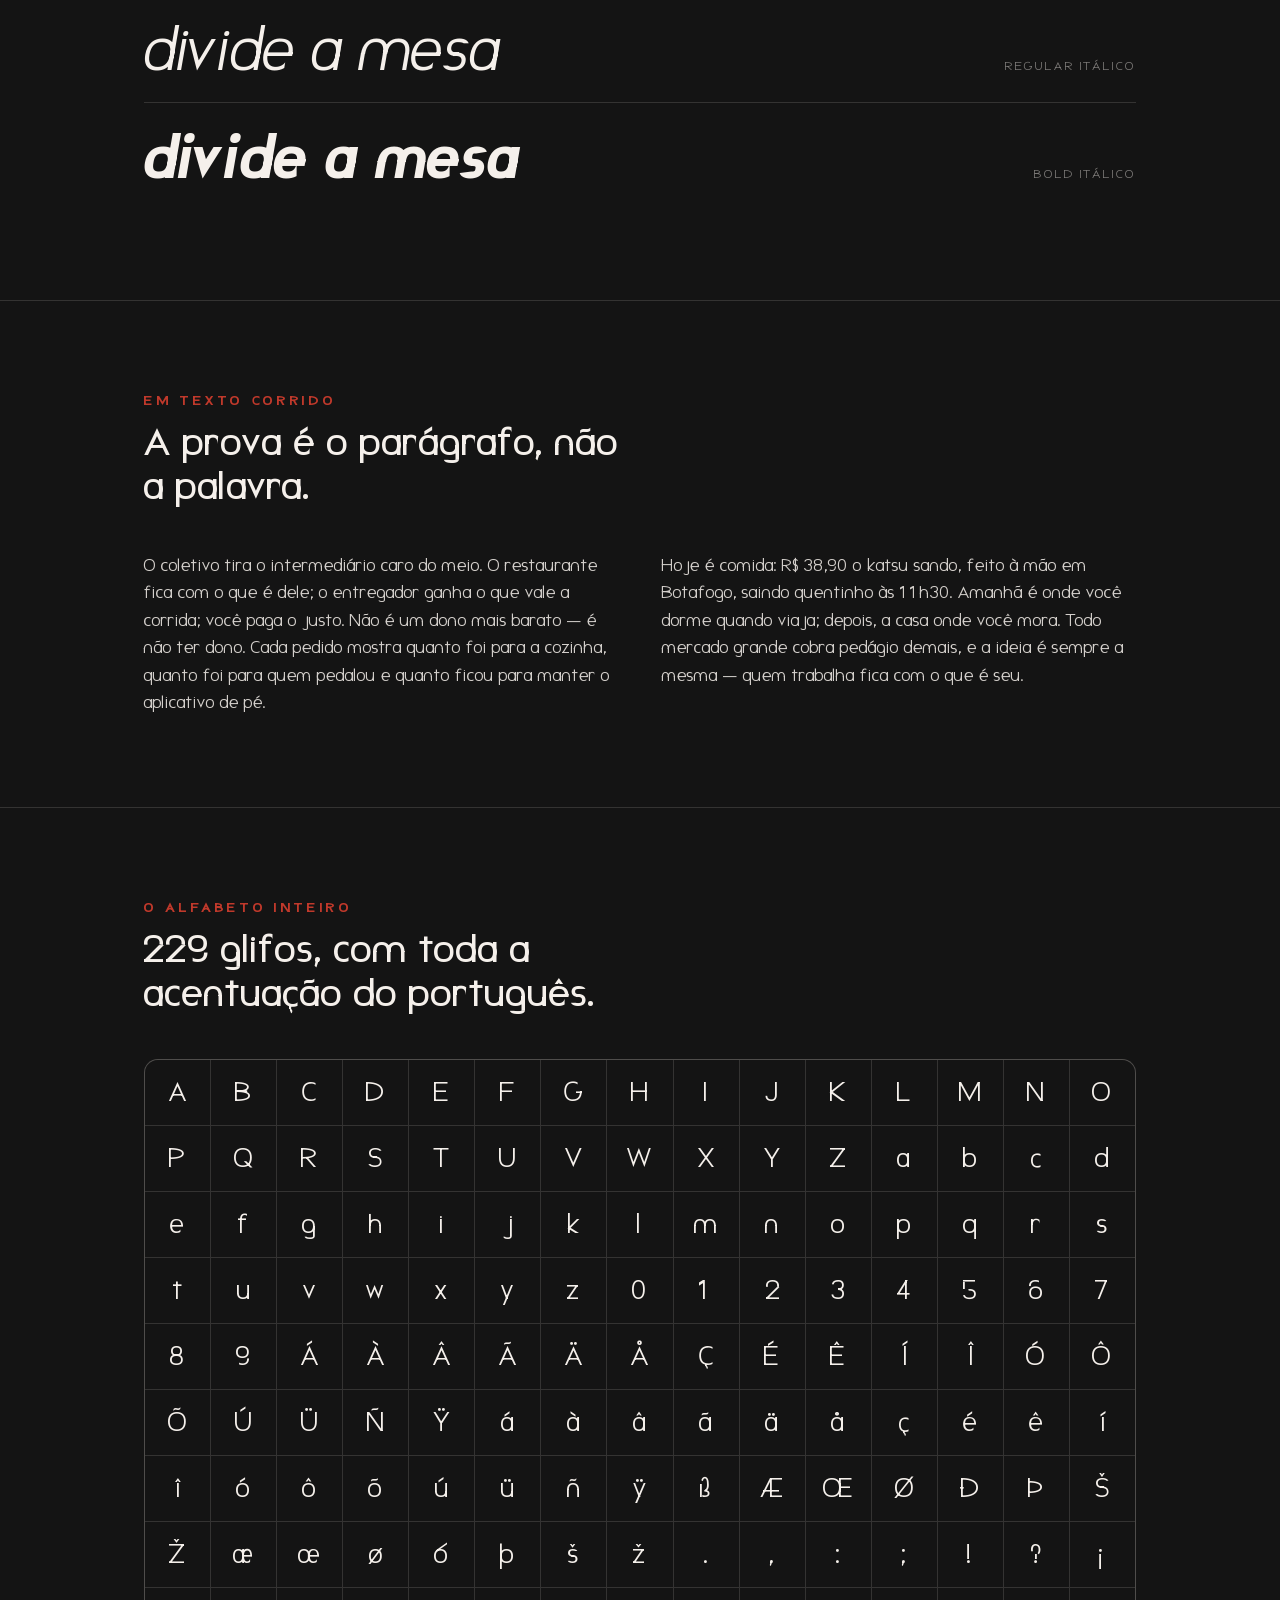
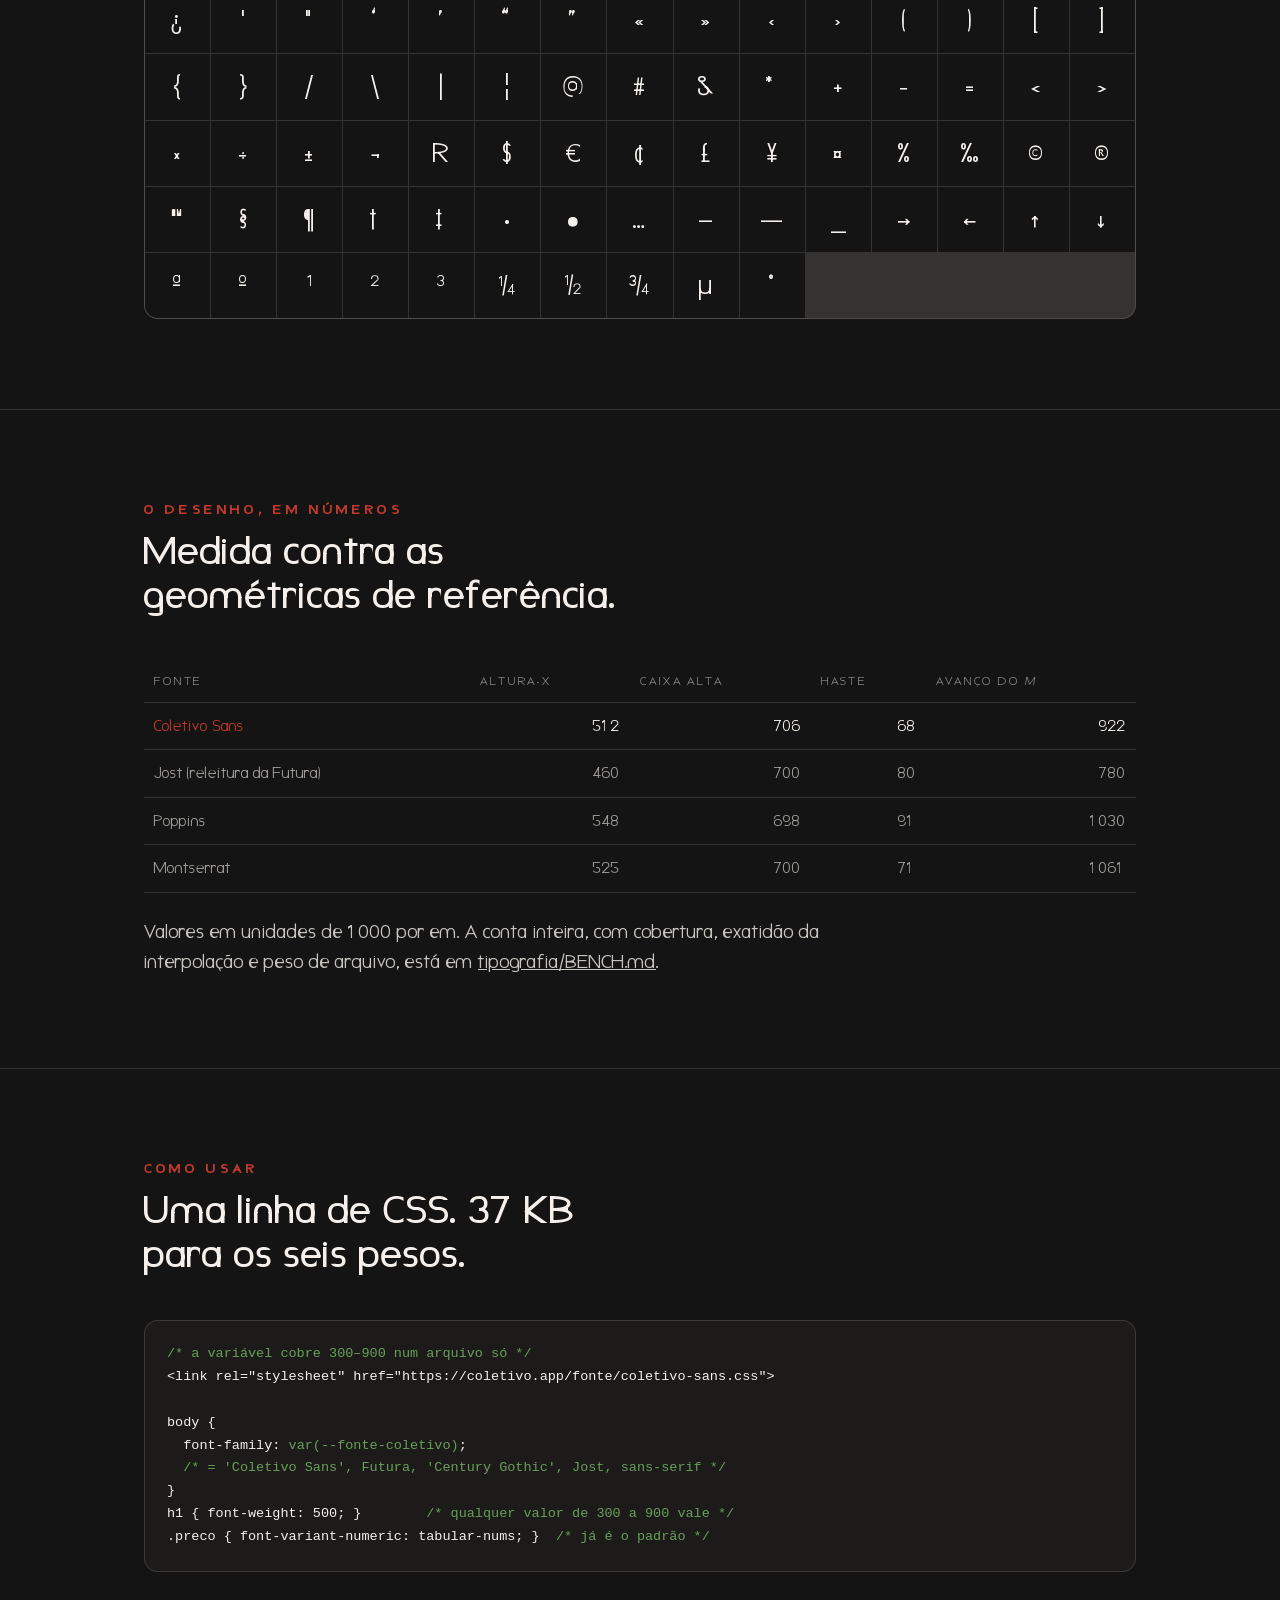
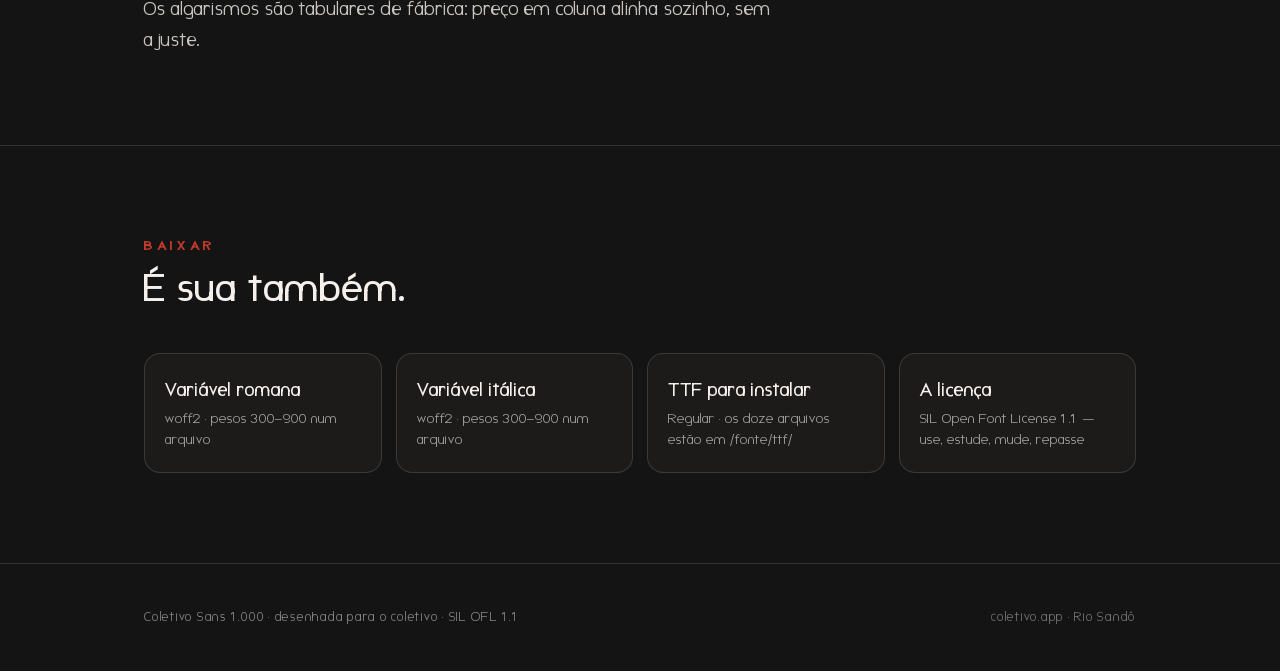
<file: fonte/index.html>
<!DOCTYPE html>
<html lang="pt-BR">
<head>
<meta charset="UTF-8">
<meta name="viewport" content="width=device-width, initial-scale=1, viewport-fit=cover">
<meta name="theme-color" content="#141414">
<title>Coletivo Sans — a letra de quem divide a mesa</title>
<meta name="description" content="Coletivo Sans: família geométrica de seis pesos com itálico, desenhada por parâmetro para o coletivo. Livre sob a SIL Open Font License.">
<meta property="og:title" content="Coletivo Sans">
<meta property="og:description" content="Uma família geométrica de seis pesos, itálico e fonte variável. Livre, do coletivo.">
<meta property="og:url" content="https://coletivo.app/fonte/">
<link rel="icon" href="/riosando/favicon.svg" type="image/svg+xml">
<link rel="preload" href="ColetivoSans[wght].woff2" as="font" type="font/woff2" crossorigin>
<link rel="stylesheet" href="coletivo-sans.css">
<style>
  :root{
    --preto:#141414; --preto2:#1C1B1A; --creme:#F5F0EB; --vermelho:#C0392B;
    --verde:#7CBF6B; --linha:rgba(245,240,235,.14);
  }
  *{margin:0;padding:0;box-sizing:border-box}
  html{-webkit-text-size-adjust:100%;scroll-behavior:smooth}
  body{
    font-family:var(--fonte-coletivo);
    background:var(--preto);color:var(--creme);line-height:1.5;
    font-weight:400;overflow-x:hidden;
  }
  .wrap{max-width:1040px;margin:0 auto;padding:0 24px}
  ::selection{background:var(--vermelho);color:#fff}
  a{color:inherit}

  header{position:sticky;top:0;z-index:50;background:rgba(20,20,20,.82);
    backdrop-filter:blur(10px);border-bottom:1px solid var(--linha)}
  header .wrap{display:flex;align-items:center;justify-content:space-between;height:64px}
  .brand{font-size:22px;font-weight:500;letter-spacing:.03em;text-decoration:none}
  .brand span{color:var(--vermelho)}
  header nav a{font-size:13px;letter-spacing:.04em;text-decoration:none;
    padding:8px 14px;border-radius:99px;border:1px solid var(--linha);transition:.15s}
  header nav a:hover{border-color:var(--vermelho)}

  .hero{padding:12vh 0 8vh;border-bottom:1px solid var(--linha)}
  .kicker{font-size:12.5px;letter-spacing:.34em;text-transform:uppercase;
    color:var(--vermelho);margin-bottom:26px}
  .nome{font-size:clamp(56px,15vw,190px);font-weight:500;line-height:.92;
    letter-spacing:-.02em}
  .nome span{color:var(--vermelho)}
  .hero .sub{margin-top:28px;font-size:clamp(17px,2.4vw,22px);opacity:.82;
    max-width:54ch;line-height:1.55}
  .chips{margin-top:30px;display:flex;gap:8px;flex-wrap:wrap}
  .chip{font-size:12.5px;letter-spacing:.08em;text-transform:uppercase;
    border:1px solid var(--linha);border-radius:99px;padding:7px 14px;opacity:.85}

  section{padding:10vh 0;border-bottom:1px solid var(--linha)}
  h2{font-size:13px;letter-spacing:.28em;text-transform:uppercase;
    color:var(--vermelho);margin-bottom:10px}
  .lede{font-size:clamp(24px,4vw,38px);font-weight:500;line-height:1.15;
    max-width:22ch;margin-bottom:44px}
  .corpo{font-size:clamp(16px,2.1vw,18.5px);opacity:.8;line-height:1.65;max-width:62ch}
  .corpo + .corpo{margin-top:16px}
  .corpo b{font-weight:600;opacity:1}

  /* escada de pesos */
  .peso{border-top:1px solid var(--linha);padding:22px 0;display:flex;
    align-items:baseline;gap:20px;flex-wrap:wrap}
  .peso .amostra{font-size:clamp(30px,6vw,60px);line-height:1.05;letter-spacing:-.01em;flex:1 1 60%}
  .peso .rot{font-size:12px;letter-spacing:.16em;text-transform:uppercase;opacity:.45;
    white-space:nowrap}
  .w300{font-weight:300}.w400{font-weight:400}.w500{font-weight:500}
  .w600{font-weight:600}.w700{font-weight:700}.w900{font-weight:900}
  .ital{font-style:italic}

  /* eixo variável */
  .eixo{background:var(--preto2);border:1px solid var(--linha);border-radius:18px;
    padding:30px 28px;margin-top:8px}
  .eixo .viva{font-size:clamp(34px,8vw,84px);line-height:1.06;letter-spacing:-.015em;
    min-height:1.1em}
  .eixo .ctl{display:flex;align-items:center;gap:16px;margin-top:22px;flex-wrap:wrap}
  .eixo input[type=range]{flex:1 1 240px;accent-color:var(--vermelho);height:26px}
  .eixo .val{font-variant-numeric:tabular-nums;font-size:14px;letter-spacing:.1em;
    opacity:.6;min-width:11ch}

  /* grade de glifos */
  .grade{display:grid;grid-template-columns:repeat(auto-fill,minmax(62px,1fr));
    gap:1px;background:var(--linha);border:1px solid var(--linha);border-radius:14px;
    overflow:hidden}
  .gl{background:var(--preto);aspect-ratio:1;display:flex;align-items:center;
    justify-content:center;font-size:26px;transition:.12s}
  .gl:hover{background:var(--vermelho);color:#fff}

  /* tabela */
  table{width:100%;border-collapse:collapse;font-size:15px}
  th,td{text-align:left;padding:12px 10px;border-bottom:1px solid var(--linha)}
  th{font-size:11.5px;letter-spacing:.16em;text-transform:uppercase;opacity:.5;font-weight:400}
  td.num{font-variant-numeric:tabular-nums;text-align:right}
  tr.meu td{color:var(--creme)}
  tr.meu td:first-child{color:var(--vermelho)}
  tr:not(.meu) td{opacity:.62}

  pre{background:var(--preto2);border:1px solid var(--linha);border-radius:14px;
    padding:22px;overflow-x:auto;font-family:ui-monospace,SFMono-Regular,Menlo,monospace;
    font-size:13.5px;line-height:1.7}
  pre .c{color:var(--verde);opacity:.8}

  .baixar{display:grid;grid-template-columns:repeat(auto-fit,minmax(230px,1fr));gap:14px}
  .baixar a{background:var(--preto2);border:1px solid var(--linha);border-radius:16px;
    padding:22px 20px;text-decoration:none;display:block;transition:.15s}
  .baixar a:hover{border-color:var(--vermelho);transform:translateY(-2px)}
  .baixar b{display:block;font-size:18px;font-weight:500}
  .baixar span{font-size:13.5px;opacity:.6;display:block;margin-top:6px;line-height:1.5}

  .amostra-corrida{font-size:clamp(15px,2vw,17px);line-height:1.62;opacity:.85;
    column-count:2;column-gap:44px;max-width:none}
  @media(max-width:760px){.amostra-corrida{column-count:1}}

  footer{padding:44px 0;font-size:12.5px;opacity:.5;display:flex;
    justify-content:space-between;flex-wrap:wrap;gap:12px;letter-spacing:.06em}
  footer a{text-decoration:none;opacity:.85}
</style>
</head>
<body>

<header><div class="wrap">
  <a href="/" class="brand">coletiv<span>o</span></a>
  <nav><a href="/">voltar ao coletivo</a></nav>
</div></header>

<section class="hero"><div class="wrap">
  <div class="kicker">a letra do coletivo</div>
  <div class="nome">Coletiv<span>o</span> Sans</div>
  <p class="sub">Uma família geométrica de seis pesos, com itálico e fonte variável.
     Desenhada por parâmetro, do zero, para quem divide a mesa. Livre para usar,
     estudar, mudar e repassar.</p>
  <div class="chips">
    <span class="chip">6 pesos</span>
    <span class="chip">itálico</span>
    <span class="chip">variável 300–900</span>
    <span class="chip">229 glifos</span>
    <span class="chip">Latin-1 completo</span>
    <span class="chip">SIL Open Font License</span>
  </div>
</div></section>

<section><div class="wrap">
  <h2>por que uma fonte</h2>
  <p class="lede">Quem não tem dono também não devia alugar a própria letra.</p>
  <p class="corpo">O coletivo nasceu de uma ideia simples: quem trabalha fica com o
     que é seu. Só que a marca vinha vestida com <b>Futura</b> — uma fonte
     licenciada, que a gente pediria emprestada para sempre, e que cai em qualquer
     substituta que o aparelho tiver na hora.</p>
  <p class="corpo">A Coletivo Sans resolve as duas coisas. É desenho próprio,
     desenhado para as telas do coletivo: cardápio, preço, botão, painel de cozinha.
     E é <b>livre</b> — qualquer restaurante, entregador ou pessoa da mesa pode
     baixar, usar e modificar.</p>
</div></section>

<section><div class="wrap">
  <h2>a voz</h2>
  <p class="lede">Geometria de mesa: redondo com o canto reto.</p>
  <p class="corpo">Os redondos não são círculos puros, como na Futura, nem elipses
     moles. São <b>superelipses</b> — a curva fica cheia perto da diagonal e quase
     reta nos lados, como um tampo de mesa redonda com a borda viva. Isso deixa mais
     ar dentro da letra, o que segura o desenho no tamanho pequeno da lista de
     pedidos, e dá à família uma voz que não é de ninguém mais.</p>
  <p class="corpo">A altura-x é alta para uma geométrica (512 de 1000), a caixa alta
     é contida, e a família inteira é mais estreita que as vizinhas de referência:
     cabe mais linha na tela sem apertar a leitura.</p>
  <div class="eixo" style="margin-top:40px">
    <div class="viva" id="viva">divide a mesa</div>
    <div class="ctl">
      <input type="range" id="sl" min="300" max="900" step="1" value="400"
             aria-label="peso da fonte">
      <span class="val" id="val">peso 400</span>
    </div>
  </div>
</div></section>

<section><div class="wrap">
  <h2>os seis pesos</h2>
  <p class="lede">Uma escada só, do sussurro ao grito.</p>
  <div class="peso"><div class="amostra w300">divide a mesa</div><div class="rot">Light 300</div></div>
  <div class="peso"><div class="amostra w400">divide a mesa</div><div class="rot">Regular 400</div></div>
  <div class="peso"><div class="amostra w500">divide a mesa</div><div class="rot">Medium 500</div></div>
  <div class="peso"><div class="amostra w600">divide a mesa</div><div class="rot">SemiBold 600</div></div>
  <div class="peso"><div class="amostra w700">divide a mesa</div><div class="rot">Bold 700</div></div>
  <div class="peso"><div class="amostra w900">divide a mesa</div><div class="rot">Black 900</div></div>
  <div class="peso"><div class="amostra w400 ital">divide a mesa</div><div class="rot">Regular itálico</div></div>
  <div class="peso"><div class="amostra w700 ital">divide a mesa</div><div class="rot">Bold itálico</div></div>
</div></section>

<section><div class="wrap">
  <h2>em texto corrido</h2>
  <p class="lede">A prova é o parágrafo, não a palavra.</p>
  <div class="amostra-corrida">
    <p>O coletivo tira o intermediário caro do meio. O restaurante fica com o que é
    dele; o entregador ganha o que vale a corrida; você paga o justo. Não é um dono
    mais barato — é não ter dono. Cada pedido mostra quanto foi para a cozinha,
    quanto foi para quem pedalou e quanto ficou para manter o aplicativo de pé.</p>
    <p>Hoje é comida: R$ 38,90 o katsu sando, feito à mão em Botafogo, saindo
    quentinho às 11h30. Amanhã é onde você dorme quando viaja; depois, a casa onde
    você mora. Todo mercado grande cobra pedágio demais, e a ideia é sempre a mesma
    — quem trabalha fica com o que é seu.</p>
  </div>
</div></section>

<section><div class="wrap">
  <h2>o alfabeto inteiro</h2>
  <p class="lede">229 glifos, com toda a acentuação do português.</p>
  <div class="grade" id="grade"></div>
</div></section>

<section><div class="wrap">
  <h2>o desenho, em números</h2>
  <p class="lede">Medida contra as geométricas de referência.</p>
  <table>
    <tr><th>fonte</th><th class="num">altura-x</th><th class="num">caixa alta</th>
        <th class="num">haste</th><th class="num">avanço do <i>m</i></th></tr>
    <tr class="meu"><td>Coletivo Sans</td><td class="num">512</td><td class="num">706</td>
        <td class="num">68</td><td class="num">922</td></tr>
    <tr><td>Jost (releitura da Futura)</td><td class="num">460</td><td class="num">700</td>
        <td class="num">80</td><td class="num">780</td></tr>
    <tr><td>Poppins</td><td class="num">548</td><td class="num">698</td>
        <td class="num">91</td><td class="num">1030</td></tr>
    <tr><td>Montserrat</td><td class="num">525</td><td class="num">700</td>
        <td class="num">71</td><td class="num">1061</td></tr>
  </table>
  <p class="corpo" style="margin-top:24px">Valores em unidades de 1000 por em.
     A conta inteira, com cobertura, exatidão da interpolação e peso de arquivo,
     está em <a href="https://github.com/sumi-join/coletivo-app/blob/main/tipografia/BENCH.md">tipografia/BENCH.md</a>.</p>
</div></section>

<section><div class="wrap">
  <h2>como usar</h2>
  <p class="lede">Uma linha de CSS. 37 KB para os seis pesos.</p>
  <pre><span class="c">/* a variável cobre 300–900 num arquivo só */</span>
&lt;link rel="stylesheet" href="https://coletivo.app/fonte/coletivo-sans.css"&gt;

body {
  font-family: <span class="c">var(--fonte-coletivo)</span>;
  <span class="c">/* = 'Coletivo Sans', Futura, 'Century Gothic', Jost, sans-serif */</span>
}
h1 { font-weight: 500; }        <span class="c">/* qualquer valor de 300 a 900 vale */</span>
.preco { font-variant-numeric: tabular-nums; }  <span class="c">/* já é o padrão */</span></pre>
  <p class="corpo" style="margin-top:22px">Os algarismos são tabulares de fábrica:
     preço em coluna alinha sozinho, sem ajuste.</p>
</div></section>

<section><div class="wrap">
  <h2>baixar</h2>
  <p class="lede">É sua também.</p>
  <div class="baixar">
    <a href="ColetivoSans[wght].woff2" download><b>Variável romana</b>
      <span>woff2 · pesos 300–900 num arquivo</span></a>
    <a href="ColetivoSans-Italic[wght].woff2" download><b>Variável itálica</b>
      <span>woff2 · pesos 300–900 num arquivo</span></a>
    <a href="ttf/ColetivoSans-Regular.ttf" download><b>TTF para instalar</b>
      <span>Regular · os doze arquivos estão em /fonte/ttf/</span></a>
    <a href="OFL.txt"><b>A licença</b>
      <span>SIL Open Font License 1.1 — use, estude, mude, repasse</span></a>
  </div>
</div></section>

<footer><div class="wrap" style="display:flex;justify-content:space-between;flex-wrap:wrap;gap:12px;width:100%">
  <span>Coletivo Sans 1.000 · desenhada para o coletivo · SIL OFL 1.1</span>
  <span><a href="/">coletivo.app</a> · <a href="/riosando/">Rio Sandô</a></span>
</div></footer>

<script>
  const sl = document.getElementById('sl'), viva = document.getElementById('viva'),
        val = document.getElementById('val');
  const mexe = () => {
    viva.style.fontVariationSettings = '"wght" ' + sl.value;
    val.textContent = 'peso ' + sl.value;
  };
  sl.addEventListener('input', mexe); mexe();

  const linhas = [
    'ABCDEFGHIJKLMNOPQRSTUVWXYZ',
    'abcdefghijklmnopqrstuvwxyz',
    '0123456789',
    'ÁÀÂÃÄÅÇÉÊÍÎÓÔÕÚÜÑŸ',
    'áàâãäåçéêíîóôõúüñÿß',
    'ÆŒØÐÞŠŽ æœøðþšž',
    '.,:;!?¡¿\'"‘’“”«»‹›',
    '()[]{}/\\|¦@#&*+−=<>×÷±¬',
    'R$€¢£¥¤%‰©®™§¶†‡•●…–—_',
    '→←↑↓ ª º ¹²³ ¼½¾ µ °'
  ].join('');
  const grade = document.getElementById('grade');
  [...linhas].filter(c => c !== ' ').forEach(c => {
    const d = document.createElement('div');
    d.className = 'gl'; d.textContent = c; d.title = 'U+' +
      c.codePointAt(0).toString(16).toUpperCase().padStart(4, '0');
    grade.appendChild(d);
  });
</script>
</body>
</html>
</file>
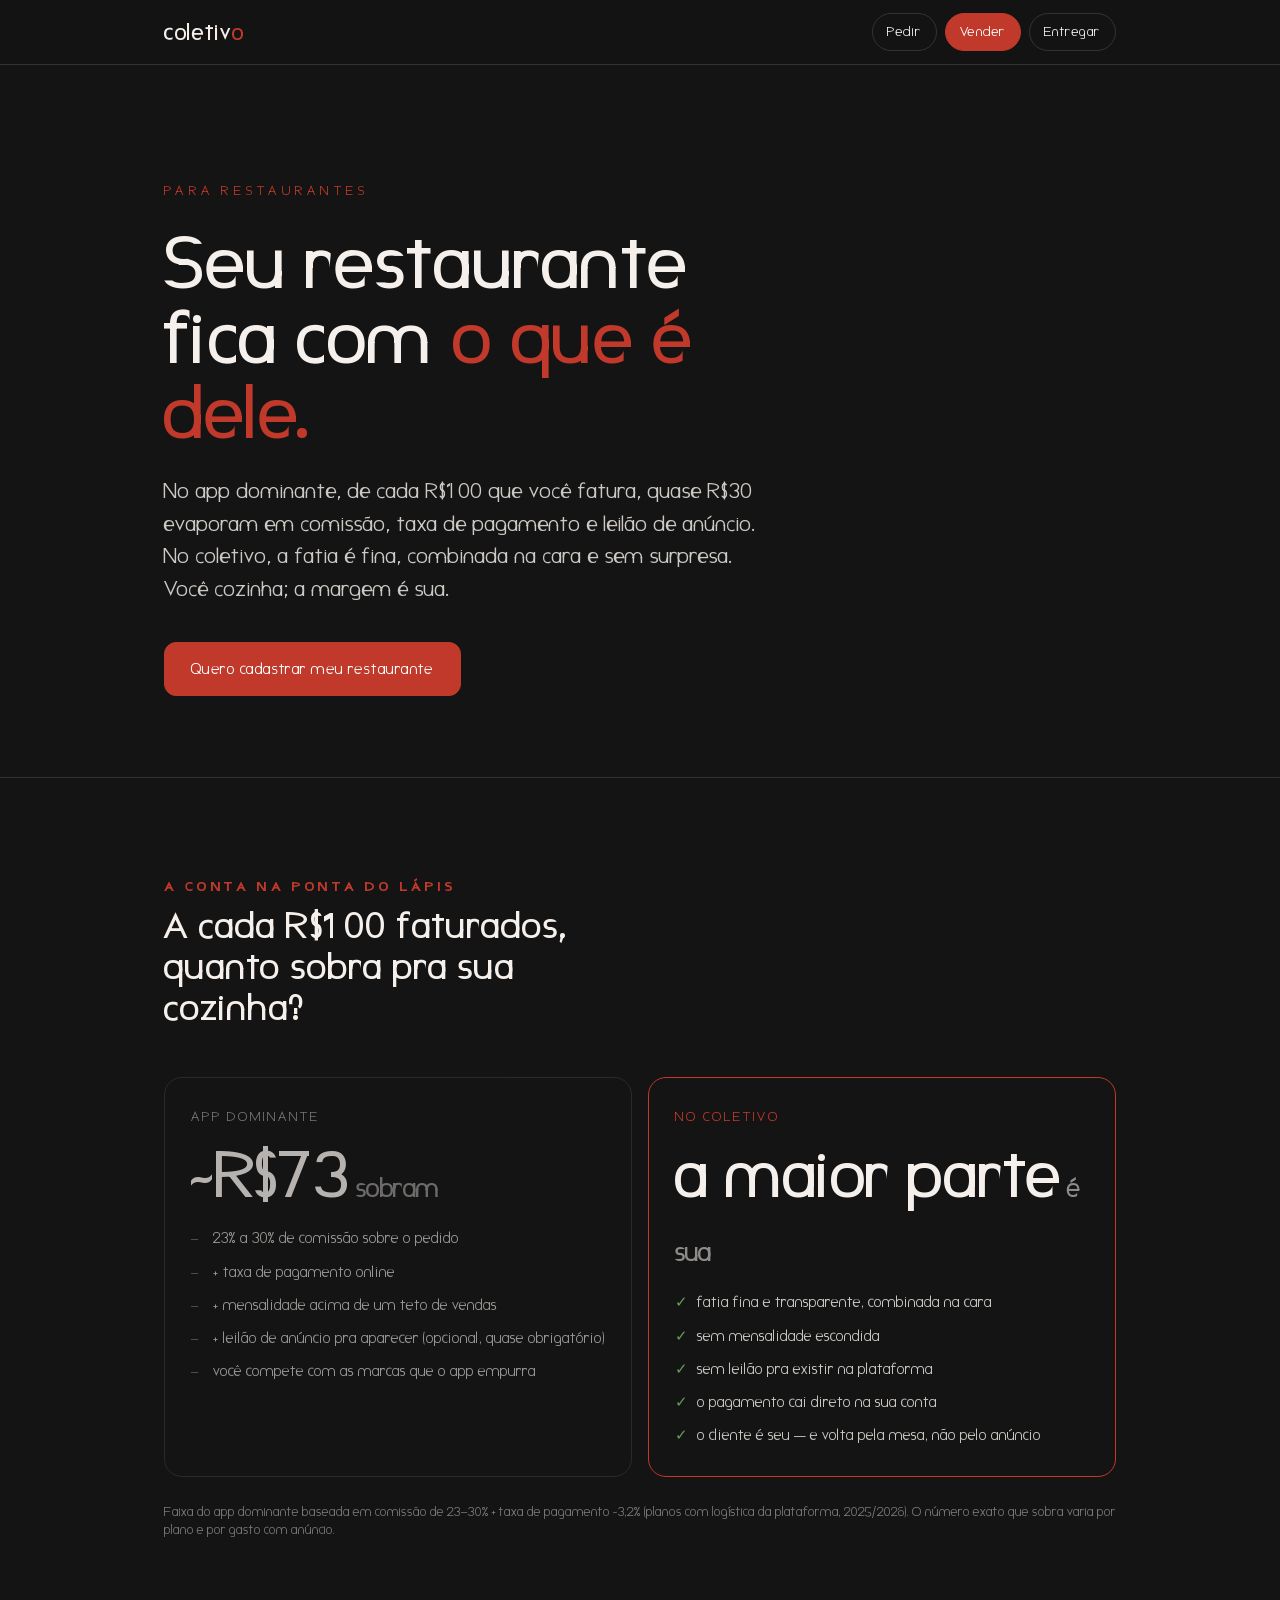
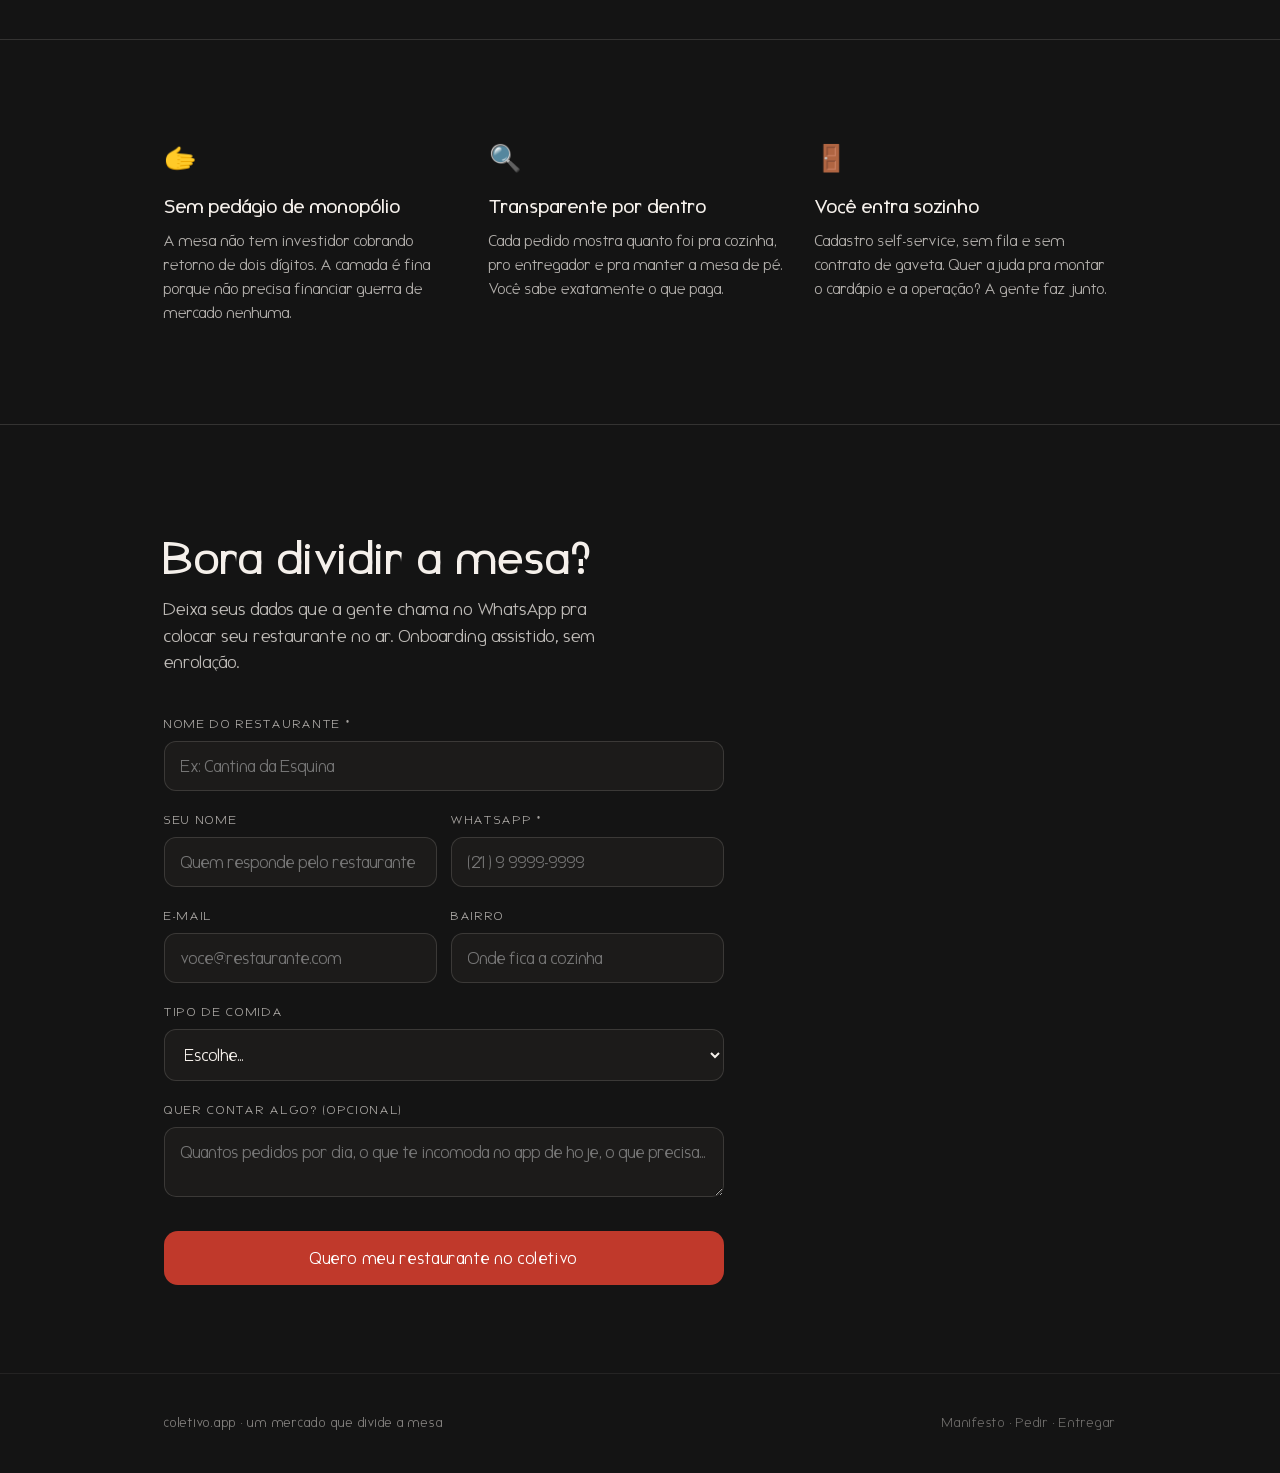
<file: restaurantes/index.html>
<!DOCTYPE html>
<html lang="pt-BR">
<head>
<meta charset="UTF-8">
<meta name="viewport" content="width=device-width, initial-scale=1, viewport-fit=cover">
<meta name="theme-color" content="#141414">
<title>coletivo · vender — seu restaurante fica com o que é dele</title>
<meta name="description" content="Cansou do pedágio? No coletivo o seu restaurante fica com o que é seu: fatia justa, transparente, sem leilão de anúncio. Cadastre-se.">
<meta property="og:title" content="coletivo · vender">
<meta property="og:description" content="Seu restaurante no coletivo — com uma fatia justa, sem pedágio de monopólio.">
<meta property="og:url" content="https://coletivo.app/restaurantes/">
<link rel="icon" href="/riosando/favicon.svg" type="image/svg+xml">
<link rel="preload" href="/fonte/ColetivoSans[wght].woff2" as="font" type="font/woff2" crossorigin>
<link rel="stylesheet" href="/fonte/coletivo-sans.css">
<style>
  :root{--preto:#141414;--preto2:#1C1B1A;--creme:#F5F0EB;--vermelho:#C0392B;--verde:#7CBF6B;--linha:rgba(245,240,235,.14)}
  *{margin:0;padding:0;box-sizing:border-box}
  html{-webkit-text-size-adjust:100%;scroll-behavior:smooth}
  body{font-family:'Coletivo Sans',Futura,'Futura PT','Century Gothic','Jost',sans-serif;background:var(--preto);color:var(--creme);line-height:1.5;overflow-x:hidden}
  .wrap{max-width:1000px;margin:0 auto;padding:0 24px}
  ::selection{background:var(--vermelho);color:#fff}
  header{position:sticky;top:0;z-index:50;background:rgba(20,20,20,.82);backdrop-filter:blur(10px);border-bottom:1px solid var(--linha)}
  header .wrap{display:flex;align-items:center;justify-content:space-between;height:64px}
  .brand{font-size:22px;font-weight:500;letter-spacing:.03em;color:var(--creme);text-decoration:none}
  .brand span{color:var(--vermelho)}
  .nav-portas{display:flex;gap:8px}
  .nav-portas a{font-size:13px;letter-spacing:.04em;color:var(--creme);text-decoration:none;padding:8px 14px;border-radius:99px;border:1px solid var(--linha);transition:.15s;white-space:nowrap}
  .nav-portas a:hover{border-color:var(--vermelho)}
  .nav-portas a.on{background:var(--vermelho);border-color:var(--vermelho);color:#fff}
  @media(max-width:620px){.nav-portas a.opt{display:none}}

  .hero{padding:13vh 0 9vh;border-bottom:1px solid var(--linha)}
  .kicker{font-size:12.5px;letter-spacing:.34em;text-transform:uppercase;color:var(--vermelho);margin-bottom:24px}
  .hero h1{font-size:clamp(34px,7vw,72px);font-weight:500;line-height:1.04;letter-spacing:-.01em;max-width:15ch}
  .hero h1 em{font-style:normal;color:var(--vermelho)}
  .hero .sub{margin-top:26px;font-size:clamp(16px,2.3vw,21px);opacity:.82;max-width:50ch;line-height:1.55}
  .btn{font-family:inherit;font-size:15px;letter-spacing:.03em;text-decoration:none;padding:15px 26px;border-radius:12px;border:1px solid var(--creme);color:var(--creme);transition:.15s;display:inline-block;cursor:pointer;background:none}
  .btn:hover{transform:translateY(-2px)}
  .btn.cheio{background:var(--vermelho);border-color:var(--vermelho);color:#fff}
  .hero-cta{margin-top:36px}

  /* comparação */
  .comp{padding:11vh 0;border-bottom:1px solid var(--linha)}
  .comp h2{font-size:13px;letter-spacing:.28em;text-transform:uppercase;color:var(--vermelho);margin-bottom:8px}
  .comp .lede{font-size:clamp(23px,4vw,36px);font-weight:500;line-height:1.15;max-width:22ch;margin-bottom:48px}
  .duas{display:grid;grid-template-columns:1fr 1fr;gap:16px}
  @media(max-width:600px){.duas{grid-template-columns:1fr}}
  .col{border:1px solid var(--linha);border-radius:18px;padding:30px 26px}
  .col.deles{opacity:.72}
  .col.nossa{border-color:var(--vermelho)}
  .col .rot{font-size:12.5px;letter-spacing:.16em;text-transform:uppercase;opacity:.6;margin-bottom:16px}
  .col.nossa .rot{color:var(--vermelho);opacity:1}
  .col .big{font-size:clamp(44px,7vw,64px);font-weight:500;line-height:1;letter-spacing:-.02em}
  .col .big .u{font-size:.4em;opacity:.55}
  .col ul{list-style:none;margin-top:22px;display:flex;flex-direction:column;gap:12px}
  .col li{font-size:14.5px;opacity:.8;line-height:1.45;padding-left:22px;position:relative}
  .col li::before{content:"–";position:absolute;left:0;opacity:.5}
  .col.nossa li::before{content:"✓";color:var(--verde);opacity:1}
  .nota{font-size:12.5px;opacity:.45;margin-top:26px;line-height:1.5}

  /* princípios */
  .princ{padding:11vh 0;border-bottom:1px solid var(--linha)}
  .grid3{display:grid;grid-template-columns:repeat(auto-fit,minmax(240px,1fr));gap:24px}
  .p3 .emoji{font-size:26px}
  .p3 h3{font-size:19px;font-weight:500;margin:14px 0 8px}
  .p3 p{font-size:15px;opacity:.7;line-height:1.6}

  /* form */
  .cad{padding:12vh 0 6vh}
  .cad h2{font-size:clamp(28px,5vw,46px);font-weight:500;line-height:1.08;max-width:16ch;margin-bottom:14px}
  .cad .sub{font-size:17px;opacity:.75;max-width:46ch;margin-bottom:40px;line-height:1.55}
  form{max-width:560px}
  label{display:block;font-size:12px;letter-spacing:.14em;text-transform:uppercase;opacity:.65;margin:20px 0 8px}
  input,select,textarea{width:100%;font-family:inherit;font-size:16px;padding:14px 16px;border:1px solid var(--linha);
    border-radius:12px;background:var(--preto2);color:var(--creme);transition:.15s}
  input:focus,select:focus,textarea:focus{outline:none;border-color:var(--vermelho)}
  .dois{display:grid;grid-template-columns:1fr 1fr;gap:14px}
  @media(max-width:520px){.dois{grid-template-columns:1fr}}
  .enviar{width:100%;margin-top:28px;font-family:inherit;background:var(--vermelho);color:#fff;border:none;border-radius:14px;
    padding:17px;font-size:16px;letter-spacing:.04em;cursor:pointer;transition:.15s}
  .enviar:hover{filter:brightness(1.08)}
  .enviar:disabled{opacity:.6}
  .msg{margin-top:16px;font-size:14px;min-height:18px}
  .msg.erro{color:#E88}
  .ok-box{max-width:560px;background:var(--preto2);border:1px solid var(--verde);border-radius:18px;padding:40px 32px;text-align:center}
  .ok-box .ck{font-size:44px}
  .ok-box h3{font-size:24px;font-weight:500;margin:14px 0 10px}
  .ok-box p{font-size:15.5px;opacity:.78;line-height:1.6}

  footer{padding:40px 0;border-top:1px solid var(--linha);font-size:12.5px;opacity:.5;letter-spacing:.06em}
  footer a{color:var(--creme);text-decoration:none;opacity:.8}
  .reveal{opacity:0;transform:translateY(22px);transition:opacity .7s ease,transform .7s ease}
  .reveal.on{opacity:1;transform:none}
  @media(prefers-reduced-motion:reduce){.reveal{opacity:1;transform:none;transition:none}}
</style>
</head>
<body>
<header><div class="wrap">
  <a href="/" class="brand">coletiv<span>o</span></a>
  <nav class="nav-portas">
    <a href="/riosando/" class="opt">Pedir</a>
    <a href="/restaurantes/" class="on">Vender</a>
    <a href="/entregadores/">Entregar</a>
  </nav>
</div></header>

<section class="hero"><div class="wrap reveal">
  <div class="kicker">para restaurantes</div>
  <h1>Seu restaurante fica com <em>o que é dele.</em></h1>
  <p class="sub">No app dominante, de cada R$100 que você fatura, quase R$30 evaporam em comissão, taxa de pagamento e leilão de anúncio. No coletivo, a fatia é fina, combinada na cara e sem surpresa. Você cozinha; a margem é sua.</p>
  <div class="hero-cta"><a href="#cadastro" class="btn cheio">Quero cadastrar meu restaurante</a></div>
</div></section>

<section class="comp"><div class="wrap reveal">
  <h2>a conta na ponta do lápis</h2>
  <p class="lede">A cada R$100 faturados, quanto sobra pra sua cozinha?</p>
  <div class="duas">
    <div class="col deles">
      <div class="rot">app dominante</div>
      <div class="big">~R$73<span class="u"> sobram</span></div>
      <ul>
        <li>23% a 30% de comissão sobre o pedido</li>
        <li>+ taxa de pagamento online</li>
        <li>+ mensalidade acima de um teto de vendas</li>
        <li>+ leilão de anúncio pra aparecer (opcional, quase obrigatório)</li>
        <li>você compete com as marcas que o app empurra</li>
      </ul>
    </div>
    <div class="col nossa">
      <div class="rot">no coletivo</div>
      <div class="big">a maior parte<span class="u"> é sua</span></div>
      <ul>
        <li>fatia fina e transparente, combinada na cara</li>
        <li>sem mensalidade escondida</li>
        <li>sem leilão pra existir na plataforma</li>
        <li>o pagamento cai direto na sua conta</li>
        <li>o cliente é seu — e volta pela mesa, não pelo anúncio</li>
      </ul>
    </div>
  </div>
  <p class="nota">Faixa do app dominante baseada em comissão de 23–30% + taxa de pagamento ~3,2% (planos com logística da plataforma, 2025/2026). O número exato que sobra varia por plano e por gasto com anúncio.</p>
</div></section>

<section class="princ"><div class="wrap reveal">
  <div class="grid3">
    <div class="p3"><div class="emoji">🫱</div><h3>Sem pedágio de monopólio</h3><p>A mesa não tem investidor cobrando retorno de dois dígitos. A camada é fina porque não precisa financiar guerra de mercado nenhuma.</p></div>
    <div class="p3"><div class="emoji">🔍</div><h3>Transparente por dentro</h3><p>Cada pedido mostra quanto foi pra cozinha, pro entregador e pra manter a mesa de pé. Você sabe exatamente o que paga.</p></div>
    <div class="p3"><div class="emoji">🚪</div><h3>Você entra sozinho</h3><p>Cadastro self-service, sem fila e sem contrato de gaveta. Quer ajuda pra montar o cardápio e a operação? A gente faz junto.</p></div>
  </div>
</div></section>

<section class="cad" id="cadastro"><div class="wrap reveal">
  <div id="form-area">
    <h2>Bora dividir a mesa?</h2>
    <p class="sub">Deixa seus dados que a gente chama no WhatsApp pra colocar seu restaurante no ar. Onboarding assistido, sem enrolação.</p>
    <form onsubmit="return false">
      <label>Nome do restaurante *</label>
      <input type="text" id="nome" placeholder="Ex: Cantina da Esquina" autocomplete="organization">
      <div class="dois">
        <div><label>Seu nome</label><input type="text" id="responsavel" placeholder="Quem responde pelo restaurante" autocomplete="name"></div>
        <div><label>WhatsApp *</label><input type="tel" id="whatsapp" placeholder="(21) 9 9999-9999" autocomplete="tel"></div>
      </div>
      <div class="dois">
        <div><label>E-mail</label><input type="email" id="email" placeholder="voce@restaurante.com" autocomplete="email"></div>
        <div><label>Bairro</label><input type="text" id="bairro" placeholder="Onde fica a cozinha"></div>
      </div>
      <label>Tipo de comida</label>
      <select id="categoria">
        <option value="">Escolhe...</option>
        <option>Japonesa / Sushi</option><option>Hambúrguer / Lanches</option><option>Brasileira / Caseira</option>
        <option>Pizza</option><option>Saudável / Fit</option><option>Doces / Sobremesas</option>
        <option>Café / Padaria</option><option>Árabe</option><option>Italiana</option><option>Outra</option>
      </select>
      <label>Quer contar algo? (opcional)</label>
      <textarea id="obs" rows="2" placeholder="Quantos pedidos por dia, o que te incomoda no app de hoje, o que precisa..."></textarea>
      <button class="enviar" onclick="enviar(this)">Quero meu restaurante no coletivo</button>
      <div class="msg" id="msg"></div>
    </form>
  </div>
</div></section>

<footer><div class="wrap" style="display:flex;justify-content:space-between;flex-wrap:wrap;gap:12px;width:100%">
  <span>coletivo.app · um mercado que divide a mesa</span>
  <span><a href="/">Manifesto</a> · <a href="/riosando/">Pedir</a> · <a href="/entregadores/">Entregar</a></span>
</div></footer>

<script>
const SUPA_URL="https://xngsucsxqbmvdnyuabll.supabase.co";
const SUPA_ANON="eyJhbGciOiJIUzI1NiIsInR5cCI6IkpXVCJ9.eyJpc3MiOiJzdXBhYmFzZSIsInJlZiI6InhuZ3N1Y3N4cWJtdmRueXVhYmxsIiwicm9sZSI6ImFub24iLCJpYXQiOjE3ODcxNDg1MTYsImV4cCI6MjEwMjcyNDUxNn0.P5vuyAyooZ_BArc_lC7HiQ2N-p0Fi7ejpxzyehPSi1Q";
const val=id=>(document.getElementById(id)?.value||"").trim();
async function enviar(btn){
  const nome=val("nome"), whatsapp=val("whatsapp");
  const msg=document.getElementById("msg"); msg.className="msg";
  if(!nome||!whatsapp){ msg.className="msg erro"; msg.textContent="Precisamos ao menos do nome do restaurante e do WhatsApp. 🙏"; return; }
  btn.disabled=true; btn.textContent="Enviando...";
  try{
    const r=await fetch(`${SUPA_URL}/rest/v1/restaurantes`,{
      method:"POST",headers:{apikey:SUPA_ANON,Authorization:`Bearer ${SUPA_ANON}`,"Content-Type":"application/json",Prefer:"return=minimal"},
      body:JSON.stringify({nome,responsavel:val("responsavel")||null,whatsapp,email:val("email")||null,
        bairro:val("bairro")||null,categoria:val("categoria")||null,obs:val("obs")||null,status:"pendente"})});
    if(!r.ok) throw new Error(await r.text());
    document.getElementById("form-area").innerHTML=`<div class="ok-box">
      <div class="ck">🤝</div><h3>Bem-vindo à mesa, ${nome.replace(/</g,"")}!</h3>
      <p>Recebemos seu cadastro. A gente chama no seu WhatsApp pra colocar seu restaurante no ar — onboarding feito junto, sem pedágio.</p></div>`;
    window.scrollTo({top:document.getElementById("cadastro").offsetTop-40,behavior:"smooth"});
  }catch(e){ btn.disabled=false; btn.textContent="Quero meu restaurante no coletivo";
    msg.className="msg erro"; msg.textContent="Ops, não conseguimos enviar agora. Tenta de novo?"; }
}
const io=new IntersectionObserver((es)=>es.forEach(e=>{if(e.isIntersecting){e.target.classList.add("on");io.unobserve(e.target);}}),{threshold:.12});
document.querySelectorAll(".reveal").forEach(el=>io.observe(el));
</script>
</body>
</html>
</file>
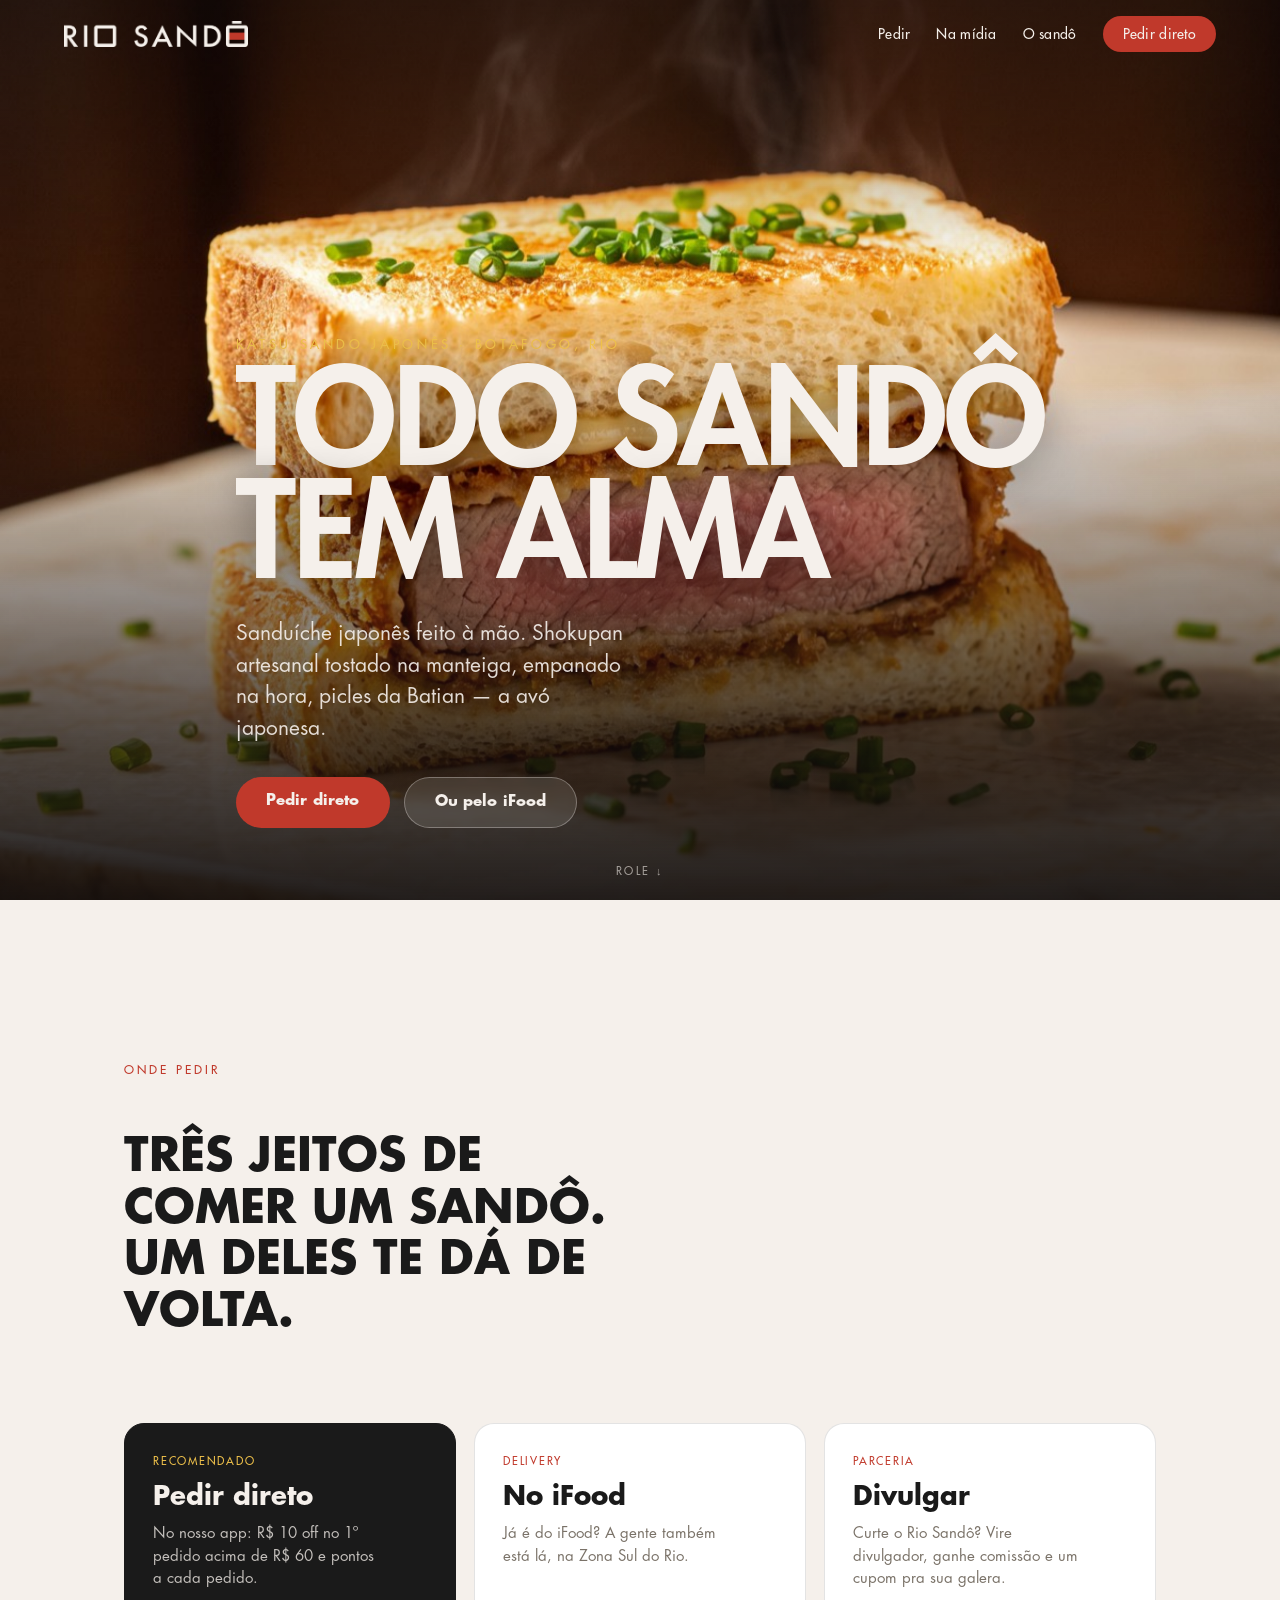
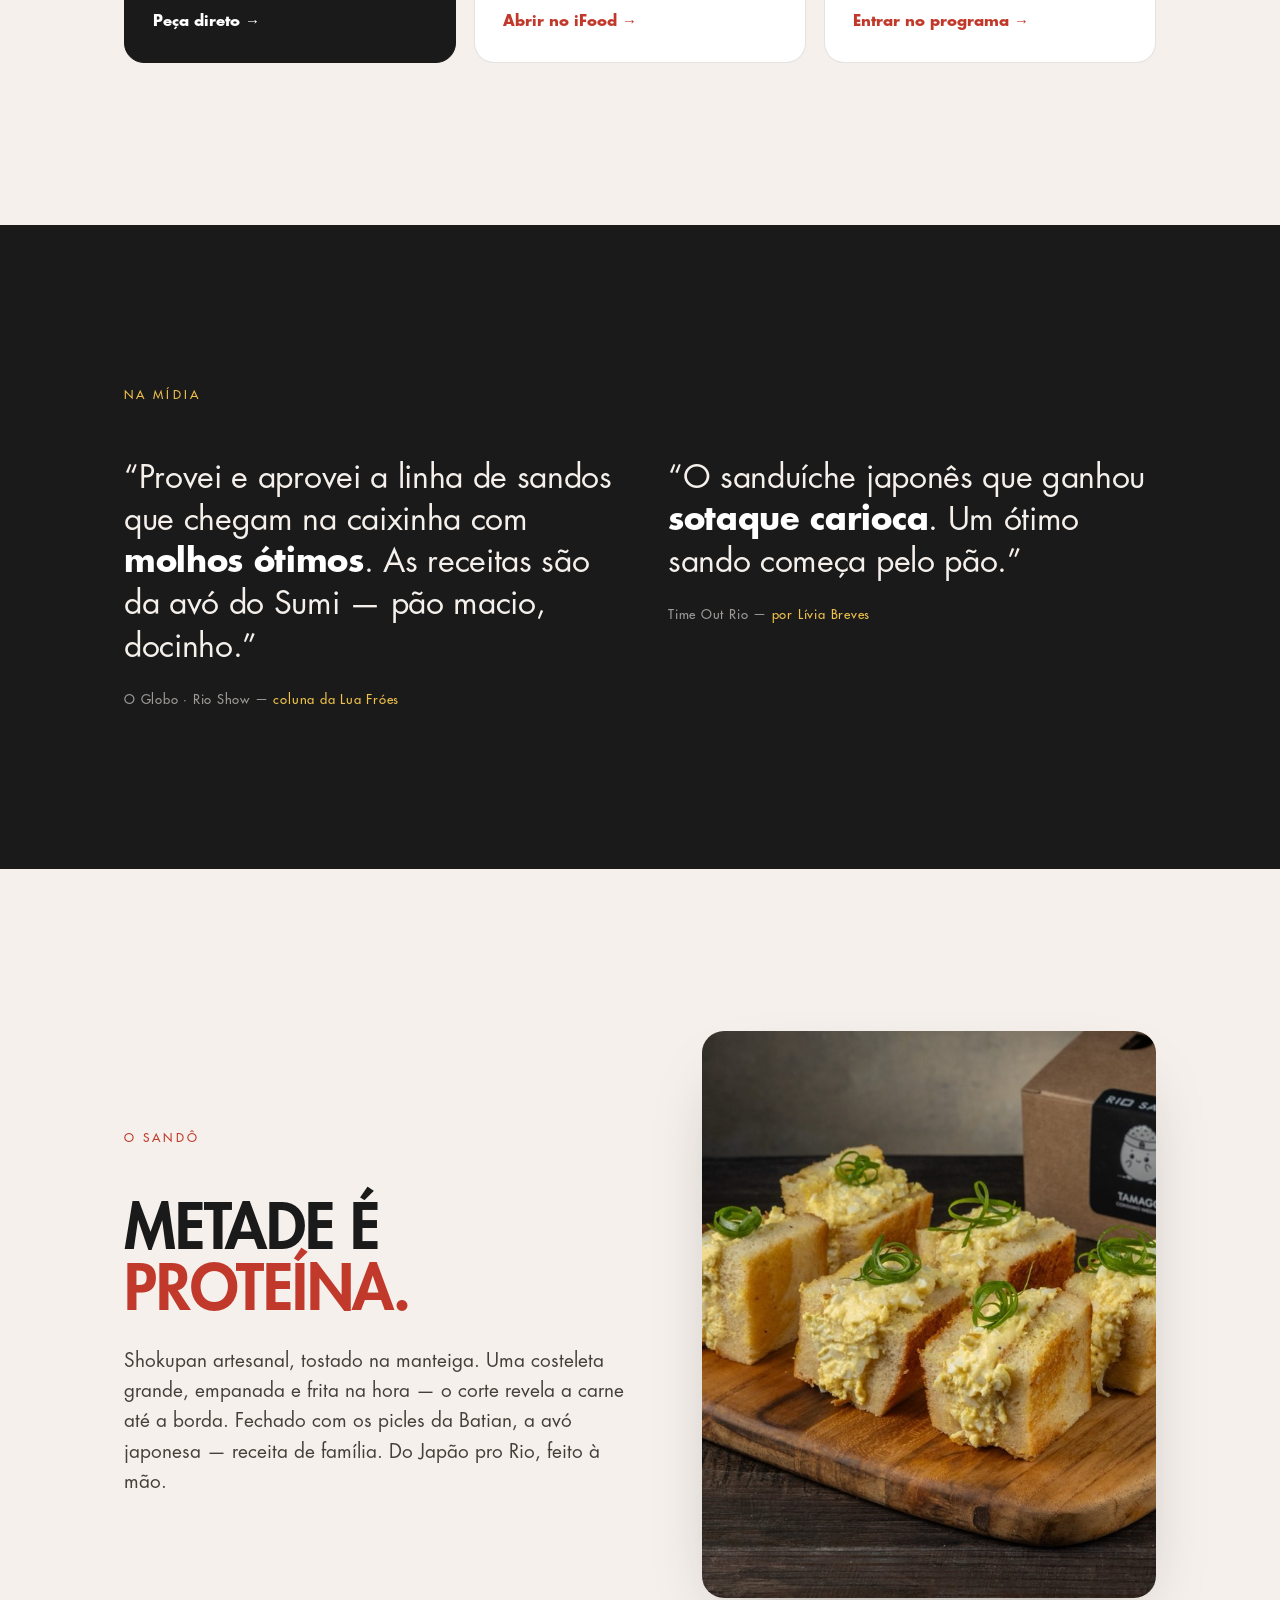
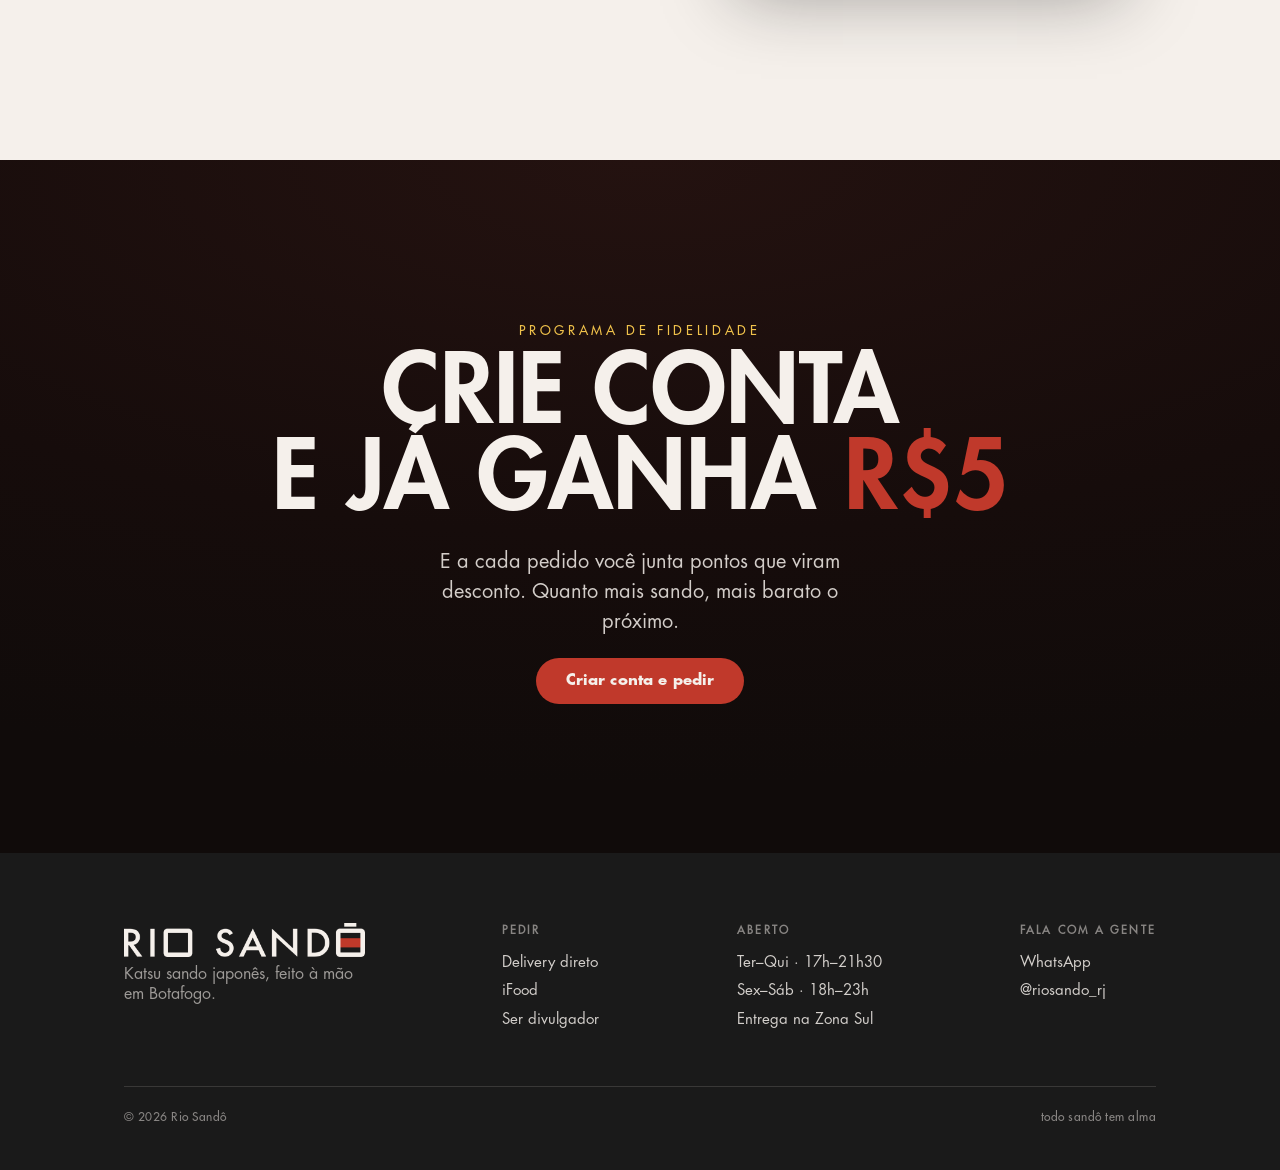
<file: riosando/index.html>
<!doctype html><html lang="pt-BR"><head>
<meta charset="utf-8"><meta name="viewport" content="width=device-width,initial-scale=1">
<title>Rio Sandô — katsu sando japonês, feito à mão em Botafogo</title>
<meta name="description" content="Sanduíche japonês feito à mão no Rio. Shokupan tostado, empanado na hora, picles da avó do Sumi. Peça direto e ganhe R$5 + pontos.">
<meta property="og:title" content="Rio Sandô — todo sandô tem alma">
<meta property="og:description" content="Katsu sando japonês, feito à mão em Botafogo. Peça direto e ganhe R$5 + pontos.">
<meta property="og:image" content="img/hero.jpg"><link rel="canonical" href="https://riosando.coletivo.app/">
<style>
@font-face{font-family:"FHeavy";src:url([data-uri]) format("opentype");font-display:swap}
@font-face{font-family:"FBold";src:url([data-uri]) format("opentype");font-display:swap}
@font-face{font-family:"FMed";src:url([data-uri]) format("opentype");font-display:swap}
@font-face{font-family:"FBook";src:url([data-uri]) format("opentype");font-display:swap}

:root{--ink:#1A1A1A;--creme:#F5F0EB;--red:#C0392B;--verde:#2D5A27;--mut:#7a7268;--linha:rgba(26,26,26,.12)}
*{margin:0;padding:0;box-sizing:border-box}
html{scroll-behavior:smooth;-webkit-text-size-adjust:100%}
body{font-family:"FBook",system-ui,sans-serif;background:var(--creme);color:var(--ink);-webkit-font-smoothing:antialiased;overflow-x:hidden}
img{max-width:100%;display:block}
a{color:inherit;text-decoration:none}
.wrap{max-width:1160px;margin:0 auto;padding-left:clamp(22px,5vw,64px);padding-right:clamp(22px,5vw,64px)}
.fH{font-family:"FHeavy",sans-serif}.fB{font-family:"FBold",sans-serif}.fM{font-family:"FMed",sans-serif}
.eyebrow{font-family:"FMed";font-size:clamp(11px,1.4vw,13px);letter-spacing:.28em;text-transform:uppercase;color:var(--red)}
/* NAV */
nav{position:fixed;top:0;left:0;right:0;z-index:50;display:flex;align-items:center;justify-content:space-between;padding:16px clamp(22px,5vw,64px);transition:background .4s,backdrop-filter .4s,box-shadow .4s}
nav.scrolled{background:rgba(245,240,235,.82);backdrop-filter:saturate(1.4) blur(14px);box-shadow:0 1px 0 var(--linha)}
.brand{display:flex;align-items:center;gap:12px}
.brand .lg-creme,.brand .lg-preto{height:26px;width:auto;display:block}.brand .lg-preto{display:none}nav:not(.over) .brand .lg-creme{display:none}nav:not(.over) .brand .lg-preto{display:block}
.brand span{font-family:"FBold";font-size:18px;letter-spacing:.06em}
nav.over .nav-links a{color:var(--creme)}
nav.over .brand img{filter:none}
.nav-links{display:flex;align-items:center;gap:26px}
.nav-links a{font-family:"FMed";font-size:14px;letter-spacing:.02em;transition:color .3s}
.nav-cta{font-family:"FBold";background:var(--red);color:var(--creme)!important;padding:9px 20px;border-radius:100px;font-size:14px}
@media(max-width:720px){.nav-links a:not(.nav-cta){display:none}}
/* HERO */
.hero{position:relative;height:100svh;min-height:640px;display:flex;align-items:flex-end;overflow:hidden;background:#100c0b}
.hero-img{position:absolute;inset:-8% 0 -8% 0;background:url(img/hero.jpg) center 46%/cover no-repeat;will-change:transform}
.hero-veil{position:absolute;inset:0;background:linear-gradient(180deg,rgba(16,12,11,.5) 0%,transparent 30%,transparent 42%,rgba(16,12,11,.72) 82%,rgba(16,12,11,.92) 100%)}
.hero-in{position:relative;z-index:2;padding-bottom:clamp(46px,8vh,110px);color:var(--creme)}
.hero h1{font-family:"FHeavy";font-size:clamp(52px,11vw,132px);line-height:.86;letter-spacing:-.02em;text-transform:uppercase;margin:18px 0 0;text-shadow:0 6px 40px rgba(0,0,0,.4)}
.hero p.sub{font-family:"FBook";font-size:clamp(16px,2.1vw,21px);line-height:1.5;max-width:30ch;margin:22px 0 32px;color:rgba(245,240,235,.9)}
.hero-ctas{display:flex;gap:14px;flex-wrap:wrap}
.btn{font-family:"FBold";font-size:15px;padding:15px 30px;border-radius:100px;letter-spacing:.01em;transition:transform .2s,opacity .2s}
.btn:active{transform:scale(.97)}
.btn-red{background:var(--red);color:var(--creme)}
.btn-ghost{background:rgba(245,240,235,.12);color:var(--creme);border:1px solid rgba(245,240,235,.32);backdrop-filter:blur(4px)}
.scrollcue{position:absolute;bottom:22px;left:50%;transform:translateX(-50%);z-index:2;color:rgba(245,240,235,.6);font-family:"FMed";font-size:11px;letter-spacing:.22em;text-transform:uppercase}
/* SECTIONS */
section{padding:clamp(120px,18vh,230px) 0}
.lbl{font-family:"FMed";font-size:12px;letter-spacing:.26em;text-transform:uppercase;color:var(--red);margin-bottom:56px}
.reveal{opacity:0;transform:translateY(28px);transition:opacity 1s cubic-bezier(.16,1,.3,1),transform 1s cubic-bezier(.16,1,.3,1)}
.reveal.in{opacity:1;transform:none}
/* ONDE PEDIR */
.pedir h2{font-family:"FBold";font-size:clamp(28px,4.1vw,46px);line-height:1.12;text-transform:uppercase;letter-spacing:0;max-width:17ch}
.doors{display:grid;grid-template-columns:repeat(3,1fr);gap:18px;margin-top:84px}
@media(max-width:820px){.doors{grid-template-columns:1fr}}
.door{position:relative;border-radius:20px;padding:30px 28px;min-height:230px;display:flex;flex-direction:column;justify-content:space-between;border:1px solid var(--linha);background:#fff;transition:transform .35s cubic-bezier(.16,1,.3,1),box-shadow .35s}
.door:hover{transform:translateY(-5px);box-shadow:0 24px 50px -24px rgba(26,26,26,.28)}
.door.star{background:var(--ink);color:var(--creme);border-color:var(--ink)}
.door .tag{font-family:"FMed";font-size:11px;letter-spacing:.16em;text-transform:uppercase;color:var(--red)}
.door.star .tag{color:#F0C24B}
.door h3{font-family:"FBold";font-size:26px;margin:12px 0 8px}
.door p{font-size:15px;line-height:1.5;color:var(--mut);max-width:26ch}
.door.star p{color:rgba(245,240,235,.78)}
.door .go{font-family:"FBold";font-size:15px;margin-top:22px;display:inline-flex;align-items:center;gap:8px}
.door.star .go{color:#fff}.door:not(.star) .go{color:var(--red)}
/* MÍDIA */
.midia{background:var(--ink);color:var(--creme)}
.midia .lbl{color:#F0C24B}
.quotes{display:grid;grid-template-columns:1fr 1fr;gap:56px;margin-top:20px}
@media(max-width:820px){.quotes{grid-template-columns:1fr;gap:44px}}
.q blockquote{font-family:"FBook";font-size:clamp(22px,3vw,32px);line-height:1.32;letter-spacing:-.01em}
.q blockquote b{font-family:"FBold";color:#fff}
.q .src{font-family:"FMed";font-size:13px;letter-spacing:.06em;color:rgba(245,240,235,.6);margin-top:22px}
.q .src a{color:#F0C24B}
/* CONCEITO */
.conceito-grid{display:grid;grid-template-columns:1.05fr .95fr;gap:clamp(40px,6vw,84px);align-items:center}
@media(max-width:820px){.conceito-grid{grid-template-columns:1fr;gap:40px}}
.conceito h2{font-family:"FHeavy";font-size:clamp(34px,5.6vw,62px);line-height:.98;text-transform:uppercase;letter-spacing:-.02em}
.conceito h2 em{font-style:normal;color:var(--red)}
.conceito p{font-size:clamp(16px,1.9vw,19px);line-height:1.6;color:#443f39;margin-top:24px;max-width:42ch}
.conceito .fig{border-radius:22px;overflow:hidden;aspect-ratio:4/5;box-shadow:0 30px 70px -34px rgba(26,26,26,.4)}
.conceito .fig img{width:100%;height:100%;object-fit:cover}
/* FIDELIDADE */
.fid{text-align:center;background:radial-gradient(120% 90% at 50% 0%,#241210 0%,#160c0b 60%,#100b0a 100%);color:var(--creme)}
.fid h2{font-family:"FHeavy";font-size:clamp(40px,8vw,96px);line-height:.9;text-transform:uppercase;margin:14px 0 0}
.fid h2 .r{color:var(--red)}
.fid p{font-size:clamp(16px,2vw,20px);line-height:1.5;max-width:38ch;margin:22px auto 34px;color:rgba(245,240,235,.85)}
/* FOOTER */
footer{background:var(--ink);color:var(--creme);padding:70px 0 46px}
.foot-grid{display:flex;flex-wrap:wrap;justify-content:space-between;gap:34px}
.foot-brand{height:34px;width:auto;display:block}
.foot-col h4{font-family:"FMed";font-size:11px;letter-spacing:.2em;text-transform:uppercase;color:rgba(245,240,235,.5);margin-bottom:12px}
.foot-col a,.foot-col p{font-size:15px;line-height:1.9;color:rgba(245,240,235,.85)}
.foot-col a:hover{color:#F0C24B}
.foot-base{margin-top:52px;padding-top:22px;border-top:1px solid rgba(245,240,235,.14);display:flex;justify-content:space-between;flex-wrap:wrap;gap:12px;font-family:"FMed";font-size:12px;letter-spacing:.04em;color:rgba(245,240,235,.5)}
@media(prefers-reduced-motion:reduce){.reveal{opacity:1;transform:none;transition:none}.hero-img{transform:none!important}html{scroll-behavior:auto}}
</style><!-- Meta Pixel (Rio Sandô · 1634540247556085) — 09/11/2026 -->
<script>!function(f,b,e,v,n,t,s){if(f.fbq)return;n=f.fbq=function(){n.callMethod?n.callMethod.apply(n,arguments):n.queue.push(arguments)};if(!f._fbq)f._fbq=n;n.push=n;n.loaded=!0;n.version='2.0';n.queue=[];t=b.createElement(e);t.async=!0;t.src=v;s=b.getElementsByTagName(e)[0];s.parentNode.insertBefore(t,s)}(window,document,'script','https://connect.facebook.net/en_US/fbevents.js');fbq('init','1634540247556085');fbq('track','PageView');
window.rsPx=function(ev,data,opt){try{fbq('track',ev,data||{},opt||{})}catch(e){}};</script>
<noscript><img height="1" width="1" style="display:none" src="https://www.facebook.com/tr?id=1634540247556085&ev=PageView&noscript=1"/></noscript>
</head><body>
<script>(function(){try{var p=new URLSearchParams(location.search),c=p.get("cupom");if(!c){var s=location.pathname.replace(/^\/(riosando\/)?/,"").replace(/\/+$/,"");if(s&&/^[A-Za-z0-9_-]{2,24}$/.test(s)&&["pedir","painel","pontos","afiliado","afiliados","privacidade","index.html","pedir.html"].indexOf(s.toLowerCase())<0)c=s;}if(c){location.replace("pedir.html?cupom="+encodeURIComponent(c));}}catch(e){}})();</script>

<nav id="nav" class="over">
  <a class="brand" href="/"><img class="lg-creme" src="img/logo-creme.png" alt="Rio Sandô"><img class="lg-preto" src="img/logo-preto.png" alt="Rio Sandô"></a>
  <div class="nav-links">
    <a href="#pedir">Pedir</a><a href="#midia">Na mídia</a><a href="#sando">O sandô</a>
    <a class="nav-cta" href="pedir.html">Pedir direto</a>
  </div>
</nav>

<header class="hero">
  <div class="hero-img" id="heroImg"></div><div class="hero-veil"></div>
  <div class="wrap hero-in">
    <div class="eyebrow" style="color:#F0C24B">Katsu sando japonês · Botafogo, Rio</div>
    <h1>Todo sandô<br>tem alma</h1>
    <p class="sub">Sanduíche japonês feito à mão. Shokupan artesanal tostado na manteiga, empanado na hora, picles da Batian — a avó japonesa.</p>
    <div class="hero-ctas">
      <a class="btn btn-red" href="pedir.html">Pedir direto</a>
      <a class="btn btn-ghost" href="https://www.ifood.com.br/delivery/rio-de-janeiro-rj/rio-sando-botafogo/5f8e276b-8e5d-4043-b6ca-cb8f3ee424f8" target="_blank" rel="noopener">Ou pelo iFood</a>
    </div>
  </div>
  <div class="scrollcue">role ↓</div>
</header>

<section class="pedir wrap" id="pedir">
  <div class="lbl reveal">Onde pedir</div>
  <h2 class="reveal">Três jeitos de comer um sandô.<br>Um deles te dá de volta.</h2>
  <div class="doors">
    <a class="door star reveal" href="pedir.html">
      <div><div class="tag">Recomendado</div><h3>Pedir direto</h3><p>No nosso app: R$ 10 off no 1º pedido acima de R$ 60 e pontos a cada pedido.</p></div>
      <span class="go">Peça direto →</span>
    </a>
    <a class="door reveal" href="https://www.ifood.com.br/delivery/rio-de-janeiro-rj/rio-sando-botafogo/5f8e276b-8e5d-4043-b6ca-cb8f3ee424f8" target="_blank" rel="noopener">
      <div><div class="tag">Delivery</div><h3>No iFood</h3><p>Já é do iFood? A gente também está lá, na Zona Sul do Rio.</p></div>
      <span class="go">Abrir no iFood →</span>
    </a>
    <a class="door reveal" href="afiliados.html">
      <div><div class="tag">Parceria</div><h3>Divulgar</h3><p>Curte o Rio Sandô? Vire divulgador, ganhe comissão e um cupom pra sua galera.</p></div>
      <span class="go">Entrar no programa →</span>
    </a>
  </div>
</section>

<section class="midia" id="midia">
  <div class="wrap">
    <div class="lbl reveal">Na mídia</div>
    <div class="quotes">
      <div class="q reveal">
        <blockquote>“Provei e aprovei a linha de sandos que chegam na caixinha com <b>molhos ótimos</b>. As receitas são da avó do Sumi — pão macio, docinho.”</blockquote>
        <div class="src">O Globo · Rio Show — <a href="https://www.instagram.com/riosando_rj" target="_blank" rel="noopener">coluna da Lua Fróes</a></div>
      </div>
      <div class="q reveal">
        <blockquote>“O sanduíche japonês que ganhou <b>sotaque carioca</b>. Um ótimo sando começa pelo pão.”</blockquote>
        <div class="src">Time Out Rio — <a href="https://www.timeout.com/pt/rio-de-janeiro/noticias/o-sanduiche-japones-que-ganhou-sotaque-carioca-082426" target="_blank" rel="noopener">por Lívia Breves</a></div>
      </div>
    </div>
  </div>
</section>

<section class="conceito wrap" id="sando">
  <div class="conceito-grid">
    <div>
      <div class="lbl reveal">O sandô</div>
      <h2 class="reveal">Metade é<br><em>proteína.</em></h2>
      <p class="reveal">Shokupan artesanal, tostado na manteiga. Uma costeleta grande, empanada e frita na hora — o corte revela a carne até a borda. Fechado com os picles da Batian, a avó japonesa — receita de família. Do Japão pro Rio, feito à mão.</p>
    </div>
    <div class="fig reveal"><img src="img/concept.jpg" alt="Corte do katsu sando Rio Sandô"></div>
  </div>
</section>

<section class="fid" id="fid">
  <div class="wrap">
    <div class="eyebrow reveal" style="color:#F0C24B">Programa de fidelidade</div>
    <h2 class="reveal">Crie conta<br>e já ganha <span class="r">R$5</span></h2>
    <p class="reveal">E a cada pedido você junta pontos que viram desconto. Quanto mais sando, mais barato o próximo.</p>
    <a class="btn btn-red reveal" href="pedir.html">Criar conta e pedir</a>
  </div>
</section>

<footer>
  <div class="wrap">
    <div class="foot-grid">
      <div><img class="foot-brand" src="img/logo-creme.png" alt="Rio Sandô"><p style="color:rgba(245,240,235,.6);margin-top:8px;max-width:24ch">Katsu sando japonês, feito à mão em Botafogo.</p></div>
      <div class="foot-col"><h4>Pedir</h4>
        <a href="pedir.html">Delivery direto</a><br><a href="https://www.ifood.com.br/delivery/rio-de-janeiro-rj/rio-sando-botafogo/5f8e276b-8e5d-4043-b6ca-cb8f3ee424f8" target="_blank" rel="noopener">iFood</a><br><a href="afiliados.html">Ser divulgador</a></div>
      <div class="foot-col"><h4>Aberto</h4><p>Ter–Qui · 17h–21h30<br>Sex–Sáb · 18h–23h<br>Entrega na Zona Sul</p></div>
      <div class="foot-col"><h4>Fala com a gente</h4>
        <a href="https://wa.me/5521978857339" target="_blank" rel="noopener">WhatsApp</a><br><a href="https://www.instagram.com/riosando_rj" target="_blank" rel="noopener">@riosando_rj</a></div>
    </div>
    <div class="foot-base"><span>© 2026 Rio Sandô</span><span>todo sandô tem alma</span></div>
  </div>
</footer>

<script>
var nav=document.getElementById('nav'),heroImg=document.getElementById('heroImg'),hero=document.querySelector('.hero');
function onScroll(){
  var y=window.pageYOffset;
  nav.classList.toggle('scrolled',y>40);
  if(hero){ nav.classList.toggle('over', y < hero.offsetHeight-70); }
  if(heroImg && y<window.innerHeight){ heroImg.style.transform='translateY('+(y*0.28)+'px)'; }
}
window.addEventListener('scroll',onScroll,{passive:true}); onScroll();
var io=new IntersectionObserver(function(es){es.forEach(function(e){if(e.isIntersecting){e.target.classList.add('in');io.unobserve(e.target);}});},{threshold:.14,rootMargin:'0px 0px -8% 0px'});
document.querySelectorAll('.reveal').forEach(function(el,i){ el.style.transitionDelay=(i%3*70)+'ms'; io.observe(el); });
</script></body></html>
</file>
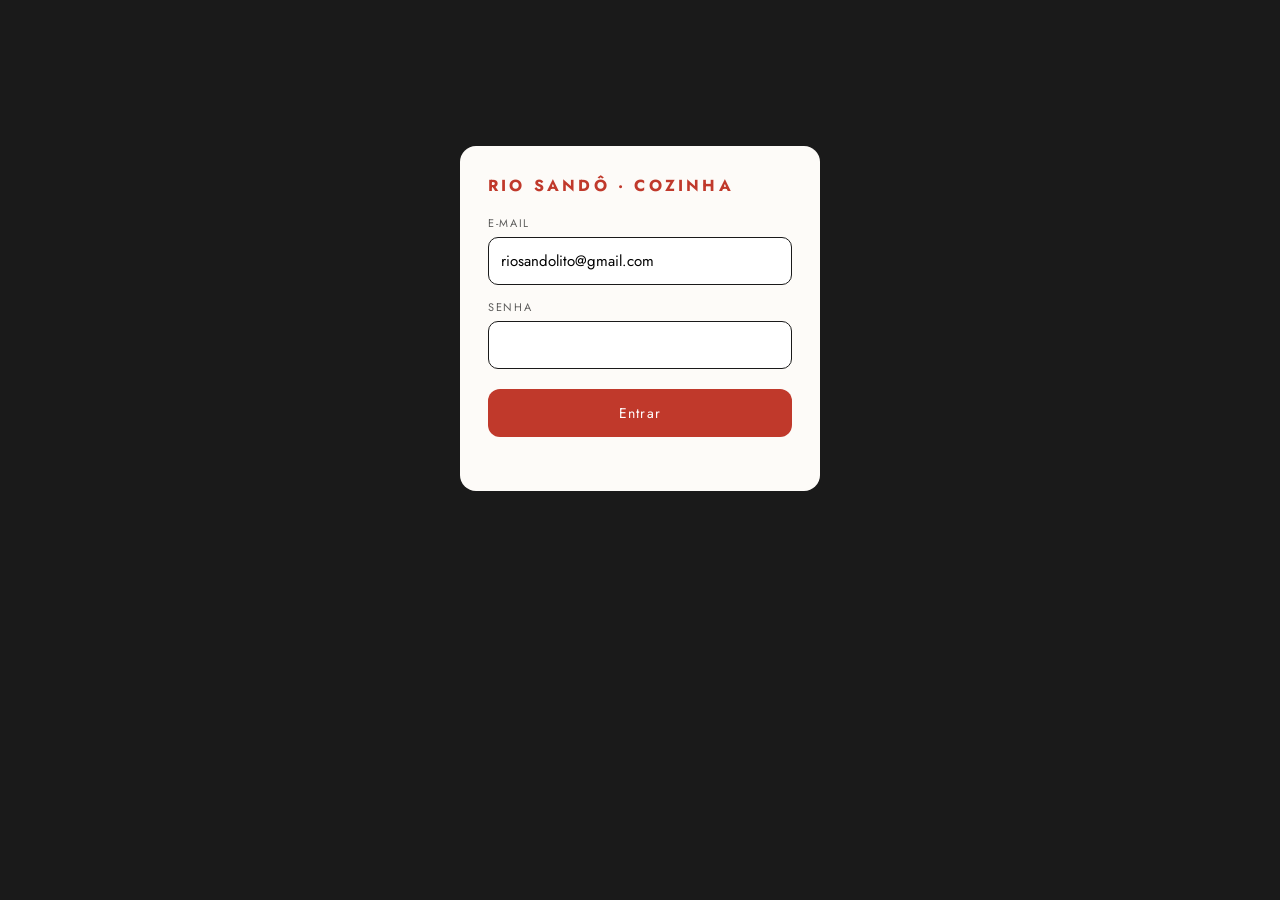
<file: painel.html>
<!DOCTYPE html>
<html lang="pt-BR">
<head>
<meta charset="UTF-8">
<meta name="viewport" content="width=device-width, initial-scale=1">
<meta name="robots" content="noindex">
<title>Rio Sandô — cozinha</title>
<link rel="preconnect" href="https://fonts.googleapis.com">
<link rel="preconnect" href="https://fonts.gstatic.com" crossorigin>
<link href="https://fonts.googleapis.com/css2?family=Jost:wght@400;500;600;700&display=swap" rel="stylesheet">
<style>
  :root{--preto:#1A1A1A;--creme:#F5F0EB;--vermelho:#C0392B;--verde:#2D5A27;--card:#FDFBF8;--linha:rgba(26,26,26,.12)}
  *{margin:0;padding:0;box-sizing:border-box}
  body{font-family:Futura,'Futura PT','Century Gothic','Jost',sans-serif;background:var(--preto);color:var(--creme);min-height:100vh}
  .wrap{max-width:1100px;margin:0 auto;padding:20px}
  header{display:flex;justify-content:space-between;align-items:center;margin-bottom:20px;flex-wrap:wrap;gap:10px}
  h1{font-size:20px;letter-spacing:.15em}
  h1 span{color:var(--vermelho)}
  .sub{font-size:12px;opacity:.6;letter-spacing:.1em}
  button{font-family:inherit;cursor:pointer}
  .sair{background:none;border:1px solid var(--creme);color:var(--creme);border-radius:99px;padding:7px 16px;font-size:12px}

  /* login */
  .login{max-width:360px;margin:14vh auto 0;background:var(--card);color:var(--preto);border-radius:16px;padding:28px}
  .login h2{font-size:16px;letter-spacing:.2em;text-transform:uppercase;color:var(--vermelho);margin-bottom:18px}
  .login label{display:block;font-size:11px;letter-spacing:.15em;text-transform:uppercase;margin:14px 0 6px;opacity:.7}
  .login input{width:100%;font-family:inherit;font-size:15px;padding:12px;border:1px solid var(--preto);border-radius:10px;background:#fff}
  .login button{width:100%;margin-top:20px;background:var(--vermelho);color:#fff;border:none;border-radius:12px;padding:14px;font-size:14px;letter-spacing:.08em}
  .login .erro{color:var(--vermelho);font-size:12px;margin-top:10px;min-height:16px}

  /* board */
  .cols{display:grid;grid-template-columns:repeat(auto-fit,minmax(280px,1fr));gap:16px}
  .col h2{font-size:12px;letter-spacing:.25em;text-transform:uppercase;margin-bottom:10px;opacity:.8}
  .pedido{background:var(--card);color:var(--preto);border-radius:14px;padding:16px;margin-bottom:12px;position:relative}
  .pedido.novo-flash{outline:3px solid var(--vermelho)}
  .ped-head{display:flex;justify-content:space-between;align-items:baseline;margin-bottom:6px}
  .codigo{font-size:18px;font-weight:500}
  .hora{font-size:12px;opacity:.55}
  .cliente{font-size:13px;margin-bottom:8px}
  .cliente a{color:var(--verde);text-decoration:none}
  .itens{border-top:1px dashed var(--linha);padding-top:8px;font-size:14px;line-height:1.7}
  .itens b{color:var(--vermelho)}
  .meta{font-size:12px;opacity:.7;margin-top:8px;line-height:1.5}
  .total{font-size:15px;font-weight:500;margin-top:8px}
  .acoes{display:flex;gap:8px;margin-top:12px;flex-wrap:wrap}
  .avancar{flex:1;background:var(--preto);color:var(--creme);border:none;border-radius:10px;padding:11px;font-size:13px;letter-spacing:.05em}
  .imprimir,.cancelar{background:none;border:1px solid var(--preto);border-radius:10px;padding:11px 13px;font-size:13px}
  .cancelar{border-color:var(--vermelho);color:var(--vermelho)}
  .vazio{opacity:.4;font-size:13px;padding:14px 4px}
  .badge{position:absolute;top:-8px;right:12px;background:var(--vermelho);color:#fff;font-size:10px;letter-spacing:.1em;padding:3px 10px;border-radius:99px}
  @media print{
    body *{display:none}
    #comanda,#comanda *{display:block}
    #comanda{position:absolute;top:0;left:0;width:80mm;color:#000;background:#fff;
      font-family:monospace;font-size:12px;padding:4mm;line-height:1.5;white-space:pre-wrap}
  }
</style>
</head>
<body>
<div class="wrap" id="app"></div>
<div id="comanda"></div>
<script>
const SUPA_URL = "https://xngsucsxqbmvdnyuabll.supabase.co";
const SUPA_ANON = "eyJhbGciOiJIUzI1NiIsInR5cCI6IkpXVCJ9.eyJpc3MiOiJzdXBhYmFzZSIsInJlZiI6InhuZ3N1Y3N4cWJtdmRueXVhYmxsIiwicm9sZSI6ImFub24iLCJpYXQiOjE3ODcxNDg1MTYsImV4cCI6MjEwMjcyNDUxNn0.P5vuyAyooZ_BArc_lC7HiQ2N-p0Fi7ejpxzyehPSi1Q";
const NEXT = {novo:["em_preparo","▶ Iniciar preparo"], em_preparo:["pronto","✔ Pronto"], pronto:["entregue","🛵 Saiu / entregue"]};
const COLS = [["novo","🔴 Novos"],["em_preparo","🔪 Em preparo"],["pronto","📦 Prontos"]];
let sess = JSON.parse(localStorage.getItem("rs_sess")||"null");
let pedidos = [], vistos = new Set(JSON.parse(localStorage.getItem("rs_vistos")||"[]")), timer=null;
const fmt = v => "R$ " + Number(v).toFixed(2).replace(".",",").replace(",00","");
const $ = id => document.getElementById(id);

function render(){
  const app=$("app");
  if(!sess){
    app.innerHTML=`<div class="login">
      <h2>Rio Sandô · Cozinha</h2>
      <label>E-mail</label><input id="email" type="email" value="riosandolito@gmail.com">
      <label>Senha</label><input id="senha" type="password">
      <button onclick="entrar()">Entrar</button><div class="erro" id="lerro"></div></div>`;
    return;
  }
  app.innerHTML=`<header>
      <div><h1>RIO SAND<span>Ô</span> · COZINHA</h1><div class="sub">pedidos de hoje · atualiza sozinho</div></div>
      <button class="sair" onclick="sair()">Sair</button>
    </header>
    <div class="cols">${COLS.map(([st,titulo])=>{
      const list=pedidos.filter(p=>p.status===st);
      return `<div class="col"><h2>${titulo} (${list.length})</h2>
        ${!list.length?`<div class="vazio">nada por aqui</div>`:list.map(card).join("")}</div>`;
    }).join("")}</div>`;
}
function card(p){
  const [nx,rot] = NEXT[p.status]||[];
  const flash = !vistos.has(p.id) && p.status==="novo";
  return `<div class="pedido ${flash?"novo-flash":""}">
    ${flash?`<span class="badge">NOVO</span>`:""}
    <div class="ped-head"><span class="codigo">#${p.codigo}</span>
      <span class="hora">${new Date(p.created_at).toLocaleTimeString("pt-BR",{hour:"2-digit",minute:"2-digit"})}</span></div>
    <div class="cliente">${p.nome} · <a href="https://wa.me/55${(p.whatsapp||"").replace(/\D/g,"")}" target="_blank">${p.whatsapp}</a><br>
      ${p.modo==="entrega"?"🛵 "+(p.endereco||""):"🏠 Retirada"} · ${p.pagamento_status==="pago"?"✅ PAGO online":"pgto na entrega: "+p.pagamento}</div>
    <div class="itens">${p.itens.map(i=>`<b>${i.qtd}×</b> ${i.item}`).join("<br>")}</div>
    ${p.obs?`<div class="meta">📝 ${p.obs}</div>`:""}
    <div class="total">${fmt(p.total)}</div>
    <div class="acoes">
      ${nx?`<button class="avancar" onclick="mudarStatus(${p.id},'${nx}')">${rot}</button>`:""}
      <button class="imprimir" onclick="imprimir(${p.id})">🖨️</button>
      ${p.status==="novo"?`<button class="cancelar" onclick="mudarStatus(${p.id},'cancelado')">✕</button>`:""}
    </div></div>`;
}
async function entrar(){
  const r = await fetch(`${SUPA_URL}/auth/v1/token?grant_type=password`,{
    method:"POST",headers:{apikey:SUPA_ANON,"Content-Type":"application/json"},
    body:JSON.stringify({email:$("email").value.trim(),password:$("senha").value})});
  const d = await r.json();
  if(!r.ok){ $("lerro").textContent="Login falhou — confere a senha?"; return; }
  sess={token:d.access_token, refresh:d.refresh_token, exp:Date.now()+ (d.expires_in-60)*1000};
  localStorage.setItem("rs_sess",JSON.stringify(sess));
  iniciar();
}
async function renovar(){
  const r = await fetch(`${SUPA_URL}/auth/v1/token?grant_type=refresh_token`,{
    method:"POST",headers:{apikey:SUPA_ANON,"Content-Type":"application/json"},
    body:JSON.stringify({refresh_token:sess.refresh})});
  const d = await r.json();
  if(!r.ok){ sair(); return false; }
  sess={token:d.access_token, refresh:d.refresh_token, exp:Date.now()+(d.expires_in-60)*1000};
  localStorage.setItem("rs_sess",JSON.stringify(sess));
  return true;
}
async function api(path, opts={}){
  if(Date.now()>sess.exp && !(await renovar())) return null;
  return fetch(`${SUPA_URL}/rest/v1/${path}`,{...opts,
    headers:{apikey:SUPA_ANON, Authorization:`Bearer ${sess.token}`,
      "Content-Type":"application/json", ...(opts.headers||{})}});
}
async function carregar(){
  const hoje = new Date(); hoje.setHours(0,0,0,0);
  const r = await api(`pedidos?created_at=gte.${hoje.toISOString()}&status=not.in.(entregue,cancelado)&pagamento_status=not.in.(pendente,falhou,estornado)&order=created_at.asc`);
  if(!r || !r.ok) return;
  const dados = await r.json();
  const novos = dados.filter(p=>p.status==="novo" && !vistos.has(p.id));
  if(novos.length && pedidos.length !== undefined && document.hasFocus()!==null){
    if(carregar.ja) bip();
  }
  carregar.ja = true;
  pedidos = dados;
  render();
  setTimeout(()=>{ dados.forEach(p=>vistos.add(p.id));
    localStorage.setItem("rs_vistos",JSON.stringify([...vistos].slice(-200))); }, 8000);
}
async function mudarStatus(id, st){
  await api(`pedidos?id=eq.${id}`,{method:"PATCH",body:JSON.stringify({status:st})});
  carregar();
}
function imprimir(id){
  const p = pedidos.find(x=>x.id===id); if(!p) return;
  $("comanda").textContent =
`RIO SANDO  ·  #${p.codigo}
${new Date(p.created_at).toLocaleString("pt-BR")}
--------------------------------
${p.itens.map(i=>`${i.qtd}x ${i.item}`).join("\n")}
--------------------------------
${p.obs?`OBS: ${p.obs}\n`:""}${p.modo==="entrega"?`ENTREGA: ${p.endereco}`:"RETIRADA"}
${p.nome} · ${p.whatsapp}
TOTAL ${fmt(p.total)} · ${p.pagamento.toUpperCase()} na ${p.modo==="entrega"?"entrega":"retirada"}
--------------------------------
todo sando tem alma`;
  window.print();
}
function bip(){
  try{
    const ctx = new (window.AudioContext||window.webkitAudioContext)();
    [0,.3,.6].forEach(t=>{
      const o=ctx.createOscillator(), g=ctx.createGain();
      o.connect(g); g.connect(ctx.destination);
      o.frequency.value=880; g.gain.setValueAtTime(.4,ctx.currentTime+t);
      g.gain.exponentialRampToValueAtTime(.001,ctx.currentTime+t+.25);
      o.start(ctx.currentTime+t); o.stop(ctx.currentTime+t+.3);
    });
  }catch(e){}
}
function iniciar(){ render(); carregar(); clearInterval(timer); timer=setInterval(carregar,10000); }
function sair(){ sess=null; localStorage.removeItem("rs_sess"); clearInterval(timer); render(); }
sess ? iniciar() : render();
</script>
</body>
</html>
</file>
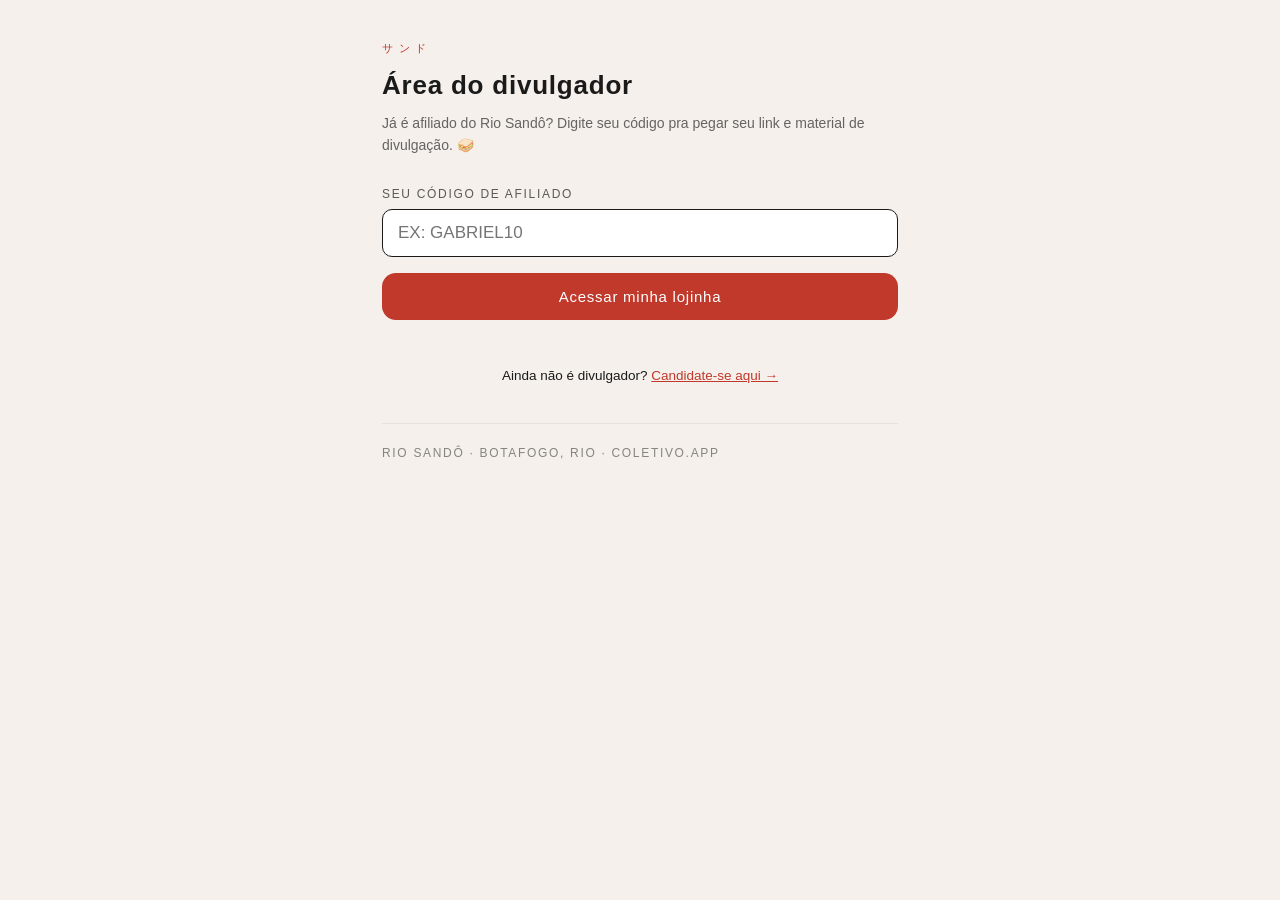
<file: riosando/afiliado.html>
<!DOCTYPE html>
<html lang="pt-BR">
<head>
<meta charset="UTF-8">
<meta name="viewport" content="width=device-width, initial-scale=1">
<title>Rio Sandô — Área do divulgador</title>
<style>
  :root{--preto:#1A1A1A;--creme:#F5F0EB;--vermelho:#C0392B;--verde:#2D5A27;--card:#FDFBF8;--linha:rgba(26,26,26,.12)}
  *{margin:0;padding:0;box-sizing:border-box}
  body{font-family:Futura,'Century Gothic','Jost',sans-serif;background:var(--creme);color:var(--preto);line-height:1.55}
  .wrap{max-width:560px;margin:0 auto;padding:40px 22px 64px}
  .kana{color:var(--vermelho);font-size:11px;letter-spacing:.5em;margin-bottom:8px}
  h1{font-size:26px;letter-spacing:.03em;margin-bottom:8px}
  .sub{opacity:.65;font-size:14px;margin-bottom:28px}
  label{display:block;font-size:12px;letter-spacing:.14em;text-transform:uppercase;opacity:.7;margin:16px 0 6px}
  input{width:100%;font-family:inherit;font-size:17px;padding:13px 15px;border:1px solid var(--preto);border-radius:10px;background:#fff;text-transform:uppercase}
  button{width:100%;margin-top:16px;font-family:inherit;background:var(--vermelho);color:#fff;border:none;border-radius:14px;padding:15px;font-size:15px;letter-spacing:.05em;cursor:pointer}
  .msg{font-size:13.5px;margin-top:12px;text-align:center;min-height:16px;color:var(--vermelho)}
  .card{background:var(--preto);color:var(--creme);border-radius:16px;padding:22px;margin-top:8px}
  .card h2{font-size:18px;margin-bottom:4px}
  .card .desc{opacity:.7;font-size:13.5px;margin-bottom:16px}
  .codebox{background:var(--creme);color:var(--preto);border-radius:10px;padding:14px;text-align:center;font-size:24px;letter-spacing:.2em;font-weight:500;margin-bottom:8px}
  .linkbox{background:rgba(245,240,235,.12);border:1px solid rgba(245,240,235,.25);border-radius:10px;padding:12px;font-size:13px;word-break:break-all;margin-bottom:12px}
  .btn2{background:var(--verde)}
  .btn3{background:transparent;border:1px solid var(--creme);color:var(--creme)}
  .how{background:var(--card);border:1px solid var(--linha);border-radius:14px;padding:18px;margin-top:16px}
  .how h3{font-size:13px;letter-spacing:.12em;text-transform:uppercase;color:var(--vermelho);margin-bottom:10px}
  .how .step{display:flex;gap:10px;margin-bottom:10px;font-size:14px}
  .how .n{flex:0 0 24px;height:24px;border-radius:50%;background:var(--vermelho);color:#fff;display:flex;align-items:center;justify-content:center;font-size:12px;font-weight:600}
  footer{margin-top:36px;padding-top:20px;border-top:1px solid var(--linha);font-size:12px;letter-spacing:.14em;opacity:.5;text-transform:uppercase}
  a{color:var(--vermelho)}
</style>
</head>
<body>
<div class="wrap">
  <div class="kana">サンド</div>
  <h1>Área do divulgador</h1>
  <div class="sub">Já é afiliado do Rio Sandô? Digite seu código pra pegar seu link e material de divulgação. 🥪</div>

  <div id="entrada">
    <label>Seu código de afiliado</label>
    <input id="cod" placeholder="EX: GABRIEL10" autocomplete="off">
    <button onclick="buscar(this)">Acessar minha lojinha</button>
    <div class="msg" id="msg"></div>
    <div style="text-align:center;margin-top:18px;font-size:13.5px">Ainda não é divulgador? <a href="afiliados.html">Candidate-se aqui →</a></div>
  </div>

  <div id="area" style="display:none"></div>
  <footer>Rio Sandô · Botafogo, Rio · coletivo.app</footer>
</div>
<script>
const RIO_API="https://rio-api-517724804994.southamerica-east1.run.app";
const esc = s => String(s??"").replace(/[&<>"']/g,c=>({"&":"&amp;","<":"&lt;",">":"&gt;",'"':"&quot;","'":"&#39;"}[c]));
// link bonito da lojinha no subdomínio (redireciona p/ ?cupom= aplicado)
const linkDe = cod => `https://riosando.coletivo.app/${String(cod).toLowerCase()}`;
async function buscar(btn){
  const cod=document.getElementById("cod").value.trim().toUpperCase();
  const msg=document.getElementById("msg");
  if(!cod){ msg.textContent="Digite seu código."; return; }
  btn.disabled=true; btn.textContent="Buscando...";
  try{
    const r=await fetch(`${RIO_API}/validar-cupom`,{method:"POST",
      headers:{"Content-Type":"application/json"},body:JSON.stringify({cupom:cod, subtotal:0})});
    const d=await r.json();
    btn.disabled=false; btn.textContent="Acessar minha lojinha";
    if(!d.ok){ msg.textContent = d.motivo && /indicação/.test(d.motivo) ? "Esse é um código de indicação de cliente, não de divulgador." : "Código não encontrado ou inativo. Confere com a gente no WhatsApp."; return; }
    mostrar(cod, d.nome, d.desconto_pct);
  }catch(e){ btn.disabled=false; btn.textContent="Acessar minha lojinha"; msg.textContent="Não deu pra buscar agora. Tenta de novo?"; }
}
function mostrar(cod, nome, pct){
  document.getElementById("entrada").style.display="none";
  const link=linkDe(cod);
  document.getElementById("area").style.display="block";
  document.getElementById("area").innerHTML=`
    <div class="card">
      <h2>Oi, ${esc(nome||"divulgador")}! 👋</h2>
      <div class="desc">Sua lojinha dá <b>${pct}% de desconto</b> pra quem pede pelo seu link, e você ganha comissão.</div>
      <label style="opacity:.7;color:var(--creme)">Seu código (pra caption/WhatsApp)</label>
      <div class="codebox">${esc(cod)}</div>
      <label style="opacity:.7;color:var(--creme)">Seu link (pra Stories/bio)</label>
      <div class="linkbox">${esc(link)}</div>
      <button class="btn2" onclick="compartilhar('${esc(cod)}','${esc(link)}',this)">📲 Compartilhar minha lojinha</button>
      <button class="btn3" onclick="copiar('${esc(link)}',this)">🔗 Copiar link</button>
    </div>
    <div class="how">
      <h3>Como divulgar</h3>
      <div class="step"><span class="n">1</span><div><b>Stories:</b> use o sticker de link com seu link acima (funciona em qualquer conta).</div></div>
      <div class="step"><span class="n">2</span><div><b>Posts/caption:</b> peça pra usarem seu código <b>${esc(cod)}</b> na sacola.</div></div>
      <div class="step"><span class="n">3</span><div>A cada pedido feito com o seu, você ganha comissão (a gente acerta no seu Pix).</div></div>
      <p style="font-size:12.5px;opacity:.6;margin-top:6px">Dúvidas ou pra saber quanto você já tem a receber, <a href="https://wa.me/5521978857339" target="_blank">chama a gente no WhatsApp</a>.</p>
    </div>`;
}
function compartilhar(cod, link, btn){
  const texto=`Pede um katsu sando do Rio Sandô com meu link e ganha desconto 🥪⛩️\n${link}`;
  if(navigator.share){ navigator.share({title:"Rio Sandô",text:texto,url:link}).catch(()=>{}); return; }
  navigator.clipboard.writeText(texto).then(()=>{ btn.textContent="✓ Copiado — cola no Insta/WhatsApp"; });
}
function copiar(txt,btn){ navigator.clipboard.writeText(txt).then(()=>{ btn.textContent="✓ link copiado"; }); }
</script>
</body>
</html>
</file>
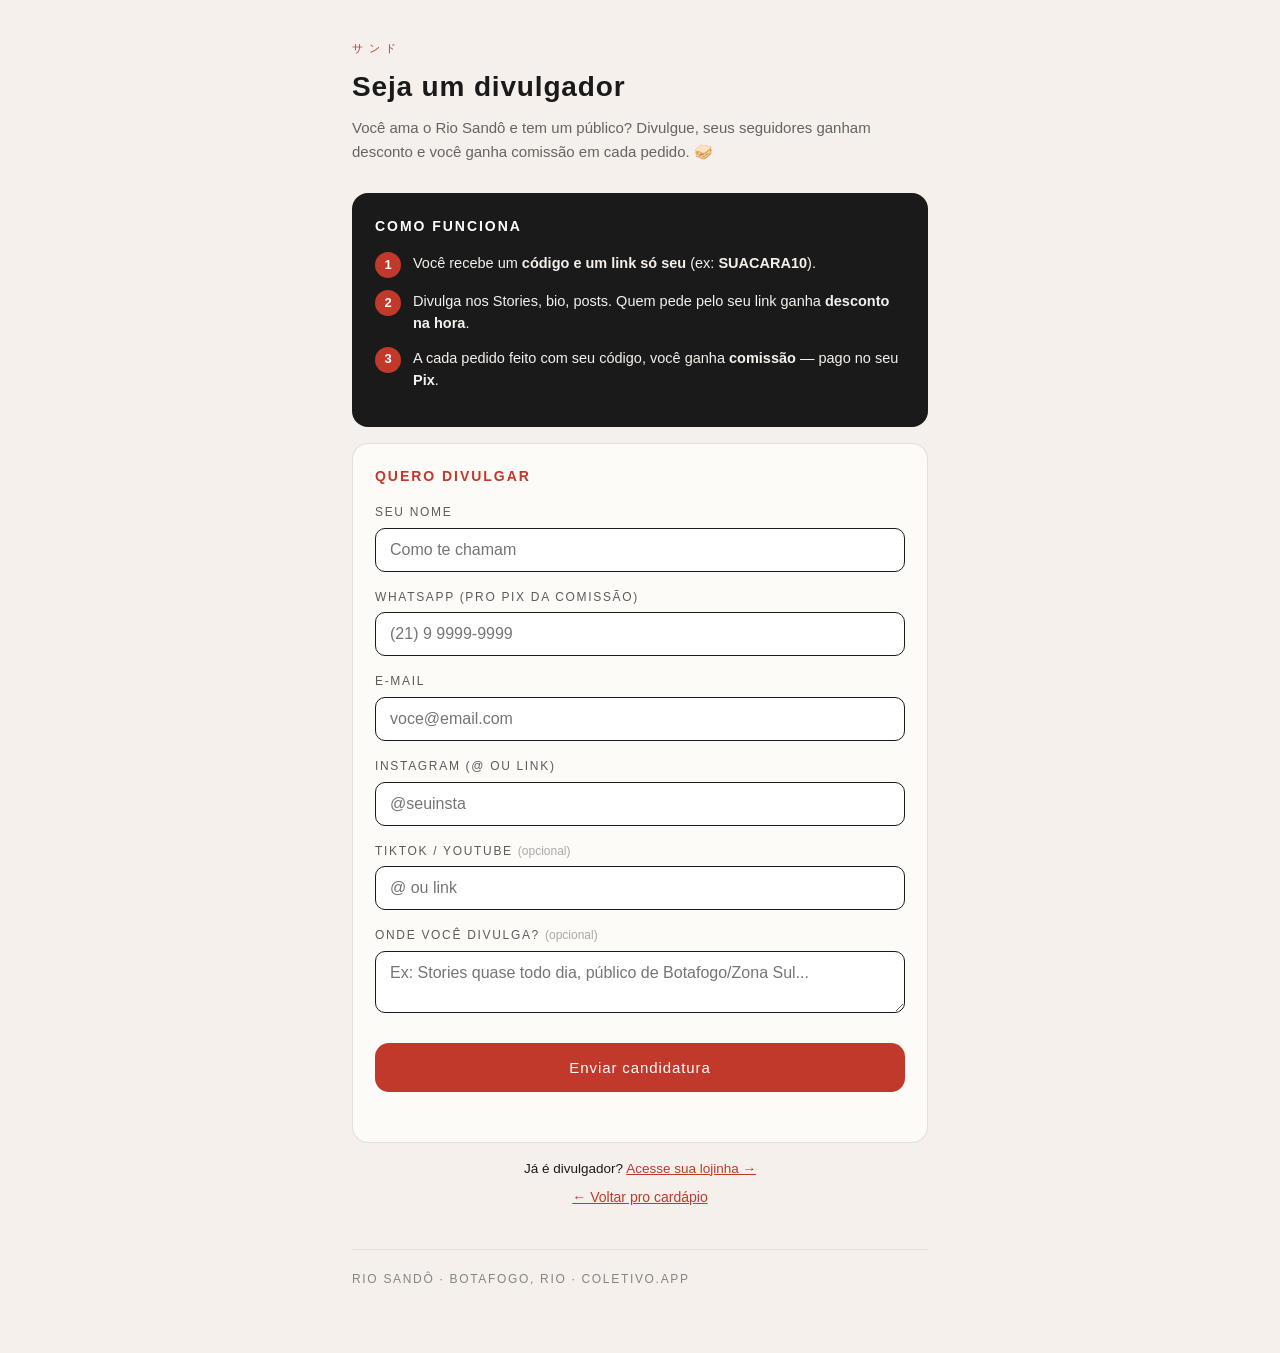
<file: riosando/afiliados.html>
<!DOCTYPE html>
<html lang="pt-BR">
<head>
<meta charset="UTF-8">
<meta name="viewport" content="width=device-width, initial-scale=1">
<title>Rio Sandô — Seja um divulgador</title>
<meta property="og:title" content="Divulgue o Rio Sandô e ganhe 🥪">
<meta property="og:description" content="Compartilhe seu katsu sando favorito, seus seguidores ganham desconto e você ganha comissão.">
<style>
  :root{--preto:#1A1A1A;--creme:#F5F0EB;--vermelho:#C0392B;--verde:#2D5A27;--card:#FDFBF8;--linha:rgba(26,26,26,.12)}
  *{margin:0;padding:0;box-sizing:border-box}
  body{font-family:Futura,'Century Gothic','Jost',sans-serif;background:var(--creme);color:var(--preto);line-height:1.55}
  .wrap{max-width:620px;margin:0 auto;padding:40px 22px 64px}
  .kana{color:var(--vermelho);font-size:11px;letter-spacing:.5em;margin-bottom:8px}
  h1{font-size:28px;letter-spacing:.03em;margin-bottom:8px}
  .sub{opacity:.65;font-size:15px;margin-bottom:30px}
  .card{background:var(--card);border:1px solid var(--linha);border-radius:16px;padding:22px;margin-bottom:16px}
  .card.dark{background:var(--preto);color:var(--creme)}
  .card h2{font-size:14px;letter-spacing:.14em;text-transform:uppercase;color:var(--vermelho);margin-bottom:14px}
  .card.dark h2{color:#fff}
  .step{display:flex;gap:12px;align-items:flex-start;margin-bottom:12px;font-size:14.5px}
  .step .n{flex:0 0 26px;height:26px;border-radius:50%;background:var(--vermelho);color:#fff;display:flex;align-items:center;justify-content:center;font-size:13px;font-weight:600}
  label{display:block;font-size:12px;letter-spacing:.14em;text-transform:uppercase;opacity:.7;margin:16px 0 6px}
  input,textarea{width:100%;font-family:inherit;font-size:16px;padding:12px 14px;border:1px solid var(--preto);border-radius:10px;background:#fff;color:var(--preto)}
  button{width:100%;margin-top:22px;font-family:inherit;background:var(--vermelho);color:#fff;border:none;border-radius:14px;padding:16px;font-size:15px;letter-spacing:.06em;cursor:pointer}
  .msg{font-size:13.5px;margin-top:12px;text-align:center;min-height:16px}
  .ok-box{text-align:center;padding:20px 0}
  .ok-box .big{font-size:44px}
  .ok-box h3{font-size:20px;margin:8px 0}
  footer{margin-top:40px;padding-top:20px;border-top:1px solid var(--linha);font-size:12px;letter-spacing:.14em;opacity:.5;text-transform:uppercase}
  a{color:var(--vermelho)}
</style>
</head>
<body>
<div class="wrap">
  <div class="kana">サンド</div>
  <h1>Seja um divulgador</h1>
  <div class="sub">Você ama o Rio Sandô e tem um público? Divulgue, seus seguidores ganham desconto e você ganha comissão em cada pedido. 🥪</div>

  <div class="card dark">
    <h2>Como funciona</h2>
    <div class="step"><span class="n">1</span><div>Você recebe um <b>código e um link só seu</b> (ex: <b>SUACARA10</b>).</div></div>
    <div class="step"><span class="n">2</span><div>Divulga nos Stories, bio, posts. Quem pede pelo seu link ganha <b>desconto na hora</b>.</div></div>
    <div class="step"><span class="n">3</span><div>A cada pedido feito com seu código, você ganha <b>comissão</b> — pago no seu <b>Pix</b>.</div></div>
  </div>

  <div class="card" id="form-card">
    <h2>Quero divulgar</h2>
    <label>Seu nome</label><input id="f-nome" placeholder="Como te chamam">
    <label>WhatsApp (pro Pix da comissão)</label><input id="f-zap" type="tel" placeholder="(21) 9 9999-9999">
    <label>E-mail</label><input id="f-email" type="email" placeholder="voce@email.com" autocomplete="email">
    <label>Instagram (@ ou link)</label><input id="f-ig" placeholder="@seuinsta">
    <label>TikTok / YouTube <span style="opacity:.5;text-transform:none;letter-spacing:0">(opcional)</span></label><input id="f-tt" placeholder="@ ou link">
    <label>Onde você divulga? <span style="opacity:.5;text-transform:none;letter-spacing:0">(opcional)</span></label><textarea id="f-div" rows="2" placeholder="Ex: Stories quase todo dia, público de Botafogo/Zona Sul..."></textarea>
    <button onclick="enviar(this)">Enviar candidatura</button>
    <div class="msg" id="msg" style="color:var(--vermelho)"></div>
  </div>

  <div style="text-align:center;font-size:13.5px;margin-top:16px">Já é divulgador? <a href="afiliado.html">Acesse sua lojinha →</a></div>
  <a href="/riosando/" style="display:block;text-align:center;font-size:14px;margin-top:8px">← Voltar pro cardápio</a>
  <footer>Rio Sandô · Botafogo, Rio · coletivo.app</footer>
</div>
<script>
const PGREST="https://postgrest-517724804994.southamerica-east1.run.app";
async function enviar(btn){
  const v=id=>document.getElementById(id).value.trim();
  const nome=v("f-nome"), zap=v("f-zap"), email=v("f-email");
  const msg=document.getElementById("msg");
  if(!nome||!zap||!/^\S+@\S+\.\S+$/.test(email)){ msg.textContent="Precisamos do seu nome, WhatsApp e e-mail. 🙏"; return; }
  btn.disabled=true; btn.textContent="Enviando...";
  try{
    const r=await fetch(`${PGREST}/afiliado_candidaturas`,{
      method:"POST", headers:{"Content-Type":"application/json", Prefer:"return=minimal"},
      body:JSON.stringify({nome, whatsapp:zap, email, instagram:v("f-ig")||null, tiktok:v("f-tt")||null, divulga:v("f-div")||null, status:"pendente"})});
    if(!r.ok) throw new Error();
    document.getElementById("form-card").innerHTML=`<div class="ok-box"><div class="big">🎉</div><h3>Recebemos, ${nome.split(" ")[0]}!</h3><p style="opacity:.7">A gente vai dar uma olhada no seu perfil e chama você no WhatsApp pra combinar tudo. Valeu por querer divulgar o Rio Sandô! 🙏</p></div>`;
  }catch(e){ btn.disabled=false; btn.textContent="Enviar candidatura"; msg.textContent="Ops, não enviou. Tenta de novo?"; }
}
</script>
</body>
</html>
</file>
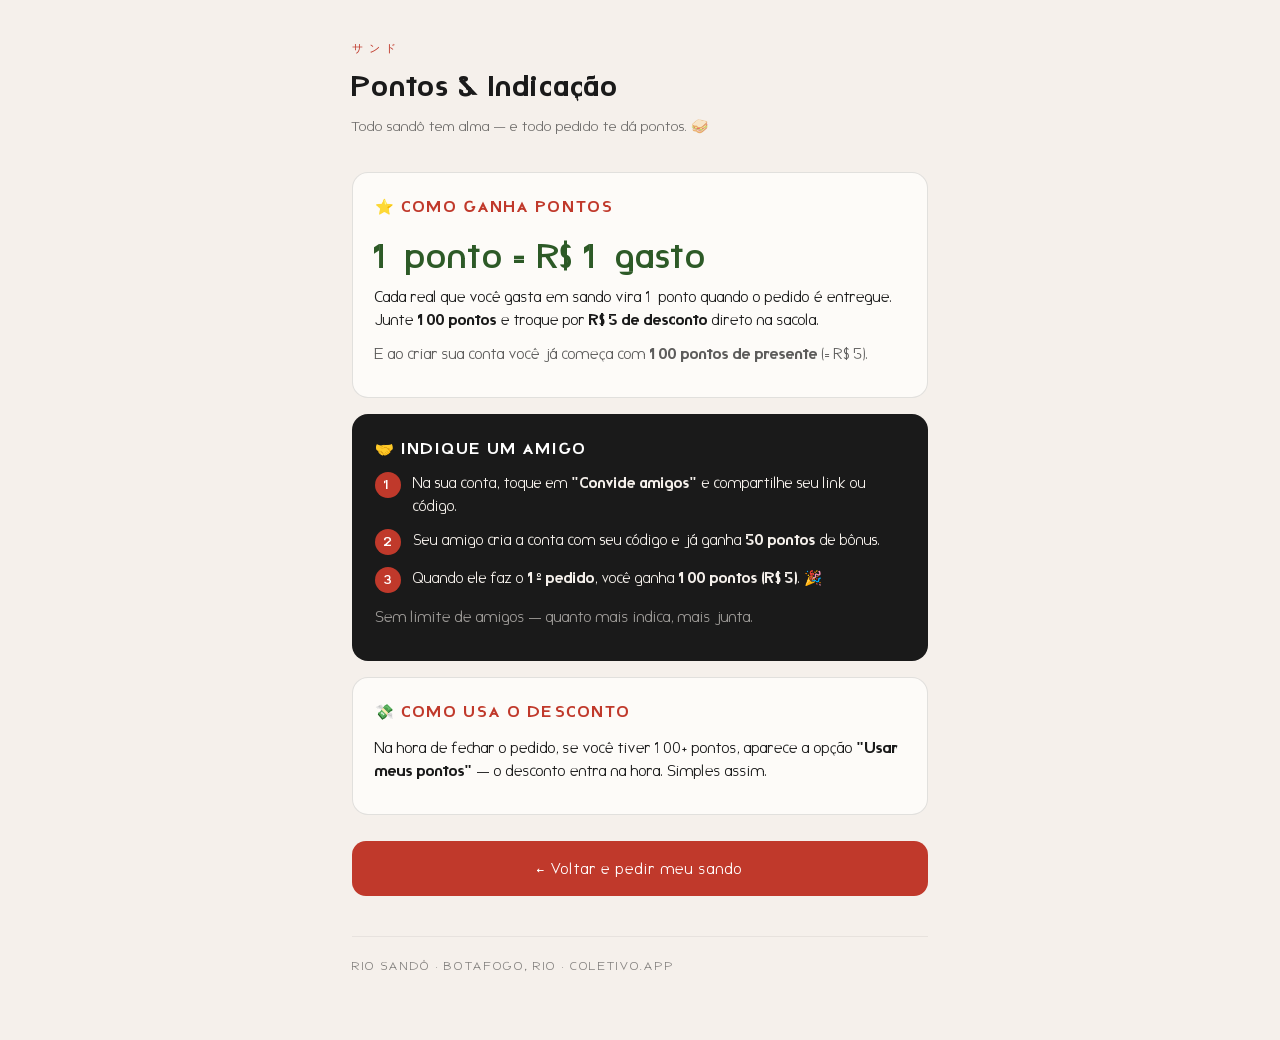
<file: riosando/pontos.html>
<!DOCTYPE html>
<html lang="pt-BR">
<head>
<meta charset="UTF-8">
<meta name="viewport" content="width=device-width, initial-scale=1">
<title>Rio Sandô — Pontos e Indicação</title>
<link rel="preload" href="/fonte/ColetivoSans[wght].woff2" as="font" type="font/woff2" crossorigin>
<link rel="stylesheet" href="/fonte/coletivo-sans.css">
<style>
  :root{--preto:#1A1A1A;--creme:#F5F0EB;--vermelho:#C0392B;--verde:#2D5A27;--card:#FDFBF8;--linha:rgba(26,26,26,.12)}
  *{margin:0;padding:0;box-sizing:border-box}
  body{font-family:'Coletivo Sans',Futura,'Century Gothic','Jost',sans-serif;background:var(--creme);color:var(--preto);line-height:1.55}
  .wrap{max-width:620px;margin:0 auto;padding:40px 22px 64px}
  .kana{color:var(--vermelho);font-size:11px;letter-spacing:.5em;margin-bottom:8px}
  h1{font-size:28px;letter-spacing:.03em;margin-bottom:8px}
  .sub{opacity:.6;font-size:14px;margin-bottom:34px}
  .card{background:var(--card);border:1px solid var(--linha);border-radius:16px;padding:22px;margin-bottom:16px}
  .card.dark{background:var(--preto);color:var(--creme)}
  .card h2{font-size:15px;letter-spacing:.14em;text-transform:uppercase;color:var(--vermelho);margin-bottom:12px;display:flex;gap:8px;align-items:center}
  .card.dark h2{color:#fff}
  .card p{font-size:15px;margin-bottom:10px}
  .big{font-size:34px;font-weight:600;letter-spacing:.02em;margin:4px 0 2px}
  .step{display:flex;gap:12px;align-items:flex-start;margin-bottom:12px}
  .step .n{flex:0 0 26px;height:26px;border-radius:50%;background:var(--vermelho);color:#fff;display:flex;align-items:center;justify-content:center;font-size:13px;font-weight:600}
  .step div{font-size:14.5px}
  a.btn{display:block;text-align:center;background:var(--vermelho);color:#fff;text-decoration:none;border-radius:14px;padding:16px;font-size:15px;letter-spacing:.06em;margin-top:26px}
  .fine{font-size:12.5px;opacity:.55;margin-top:8px}
  footer{margin-top:40px;padding-top:20px;border-top:1px solid var(--linha);font-size:12px;letter-spacing:.14em;opacity:.5;text-transform:uppercase}
  a{color:var(--vermelho)}
</style>
</head>
<body>
<div class="wrap">
  <div class="kana">サンド</div>
  <h1>Pontos & Indicação</h1>
  <div class="sub">Todo sandô tem alma — e todo pedido te dá pontos. 🥪</div>

  <div class="card">
    <h2>⭐ Como ganha pontos</h2>
    <div class="big" style="color:var(--verde)">1 ponto = R$ 1 gasto</div>
    <p>Cada real que você gasta em sando vira 1 ponto quando o pedido é entregue. Junte <b>100 pontos</b> e troque por <b>R$ 5 de desconto</b> direto na sacola.</p>
    <p style="opacity:.7">E ao criar sua conta você já começa com <b>100 pontos de presente</b> (= R$ 5).</p>
  </div>

  <div class="card dark">
    <h2>🤝 Indique um amigo</h2>
    <div class="step"><span class="n">1</span><div>Na sua conta, toque em <b>"Convide amigos"</b> e compartilhe seu link ou código.</div></div>
    <div class="step"><span class="n">2</span><div>Seu amigo cria a conta com seu código e já ganha <b>50 pontos</b> de bônus.</div></div>
    <div class="step"><span class="n">3</span><div>Quando ele faz o <b>1º pedido</b>, você ganha <b>100 pontos (R$ 5)</b>. 🎉</div></div>
    <p class="fine" style="opacity:.6;color:var(--creme)">Sem limite de amigos — quanto mais indica, mais junta.</p>
  </div>

  <div class="card">
    <h2>💸 Como usa o desconto</h2>
    <p>Na hora de fechar o pedido, se você tiver 100+ pontos, aparece a opção <b>"Usar meus pontos"</b> — o desconto entra na hora. Simples assim.</p>
  </div>

  <a class="btn" href="/riosando/">← Voltar e pedir meu sando</a>
  <footer>Rio Sandô · Botafogo, Rio · coletivo.app</footer>
</div>
</body>
</html>
</file>
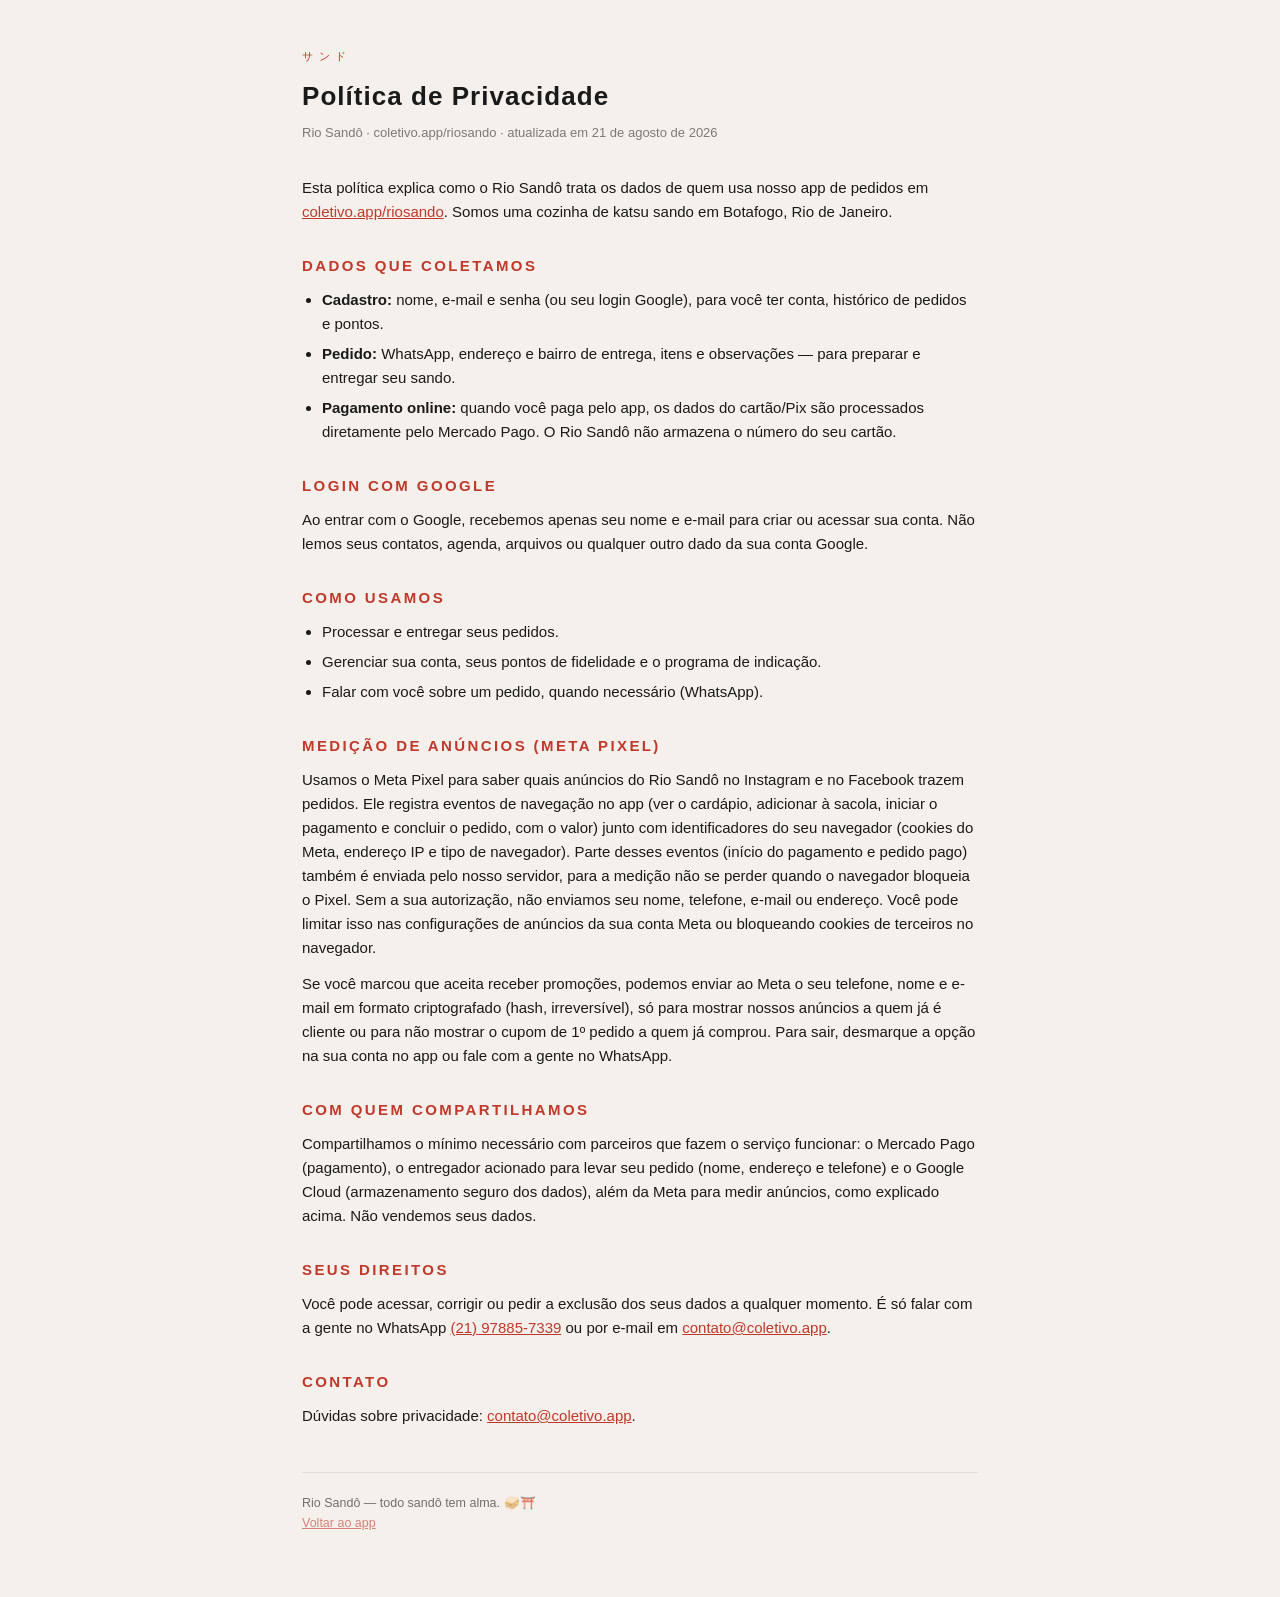
<file: riosando/privacidade.html>
<!DOCTYPE html>
<html lang="pt-BR">
<head>
<meta charset="UTF-8">
<meta name="viewport" content="width=device-width, initial-scale=1">
<title>Rio Sandô — Política de Privacidade</title>
<style>
  :root{--preto:#1A1A1A;--creme:#F5F0EB;--vermelho:#C0392B}
  *{margin:0;padding:0;box-sizing:border-box}
  body{font-family:Futura,'Century Gothic','Jost',sans-serif;background:var(--creme);color:var(--preto);line-height:1.6}
  .wrap{max-width:720px;margin:0 auto;padding:48px 22px 64px}
  h1{font-size:26px;letter-spacing:.04em;margin-bottom:6px}
  .kana{color:var(--vermelho);font-size:11px;letter-spacing:.5em;margin-bottom:10px}
  .data{opacity:.55;font-size:13px;margin-bottom:32px}
  h2{font-size:15px;letter-spacing:.16em;text-transform:uppercase;color:var(--vermelho);margin:30px 0 10px}
  p{font-size:15px;margin-bottom:12px}
  ul{margin:0 0 12px 20px;font-size:15px}
  li{margin-bottom:6px}
  a{color:var(--vermelho)}
  footer{margin-top:44px;padding-top:20px;border-top:1px solid rgba(26,26,26,.15);font-size:12.5px;opacity:.6}
</style>
</head>
<body>
<div class="wrap">
  <div class="kana">サンド</div>
  <h1>Política de Privacidade</h1>
  <div class="data">Rio Sandô · coletivo.app/riosando · atualizada em 21 de agosto de 2026</div>

  <p>Esta política explica como o Rio Sandô trata os dados de quem usa nosso app de pedidos em <a href="https://coletivo.app/riosando/">coletivo.app/riosando</a>. Somos uma cozinha de katsu sando em Botafogo, Rio de Janeiro.</p>

  <h2>Dados que coletamos</h2>
  <ul>
    <li><b>Cadastro:</b> nome, e-mail e senha (ou seu login Google), para você ter conta, histórico de pedidos e pontos.</li>
    <li><b>Pedido:</b> WhatsApp, endereço e bairro de entrega, itens e observações — para preparar e entregar seu sando.</li>
    <li><b>Pagamento online:</b> quando você paga pelo app, os dados do cartão/Pix são processados diretamente pelo Mercado Pago. O Rio Sandô não armazena o número do seu cartão.</li>
  </ul>

  <h2>Login com Google</h2>
  <p>Ao entrar com o Google, recebemos apenas seu nome e e-mail para criar ou acessar sua conta. Não lemos seus contatos, agenda, arquivos ou qualquer outro dado da sua conta Google.</p>

  <h2>Como usamos</h2>
  <ul>
    <li>Processar e entregar seus pedidos.</li>
    <li>Gerenciar sua conta, seus pontos de fidelidade e o programa de indicação.</li>
    <li>Falar com você sobre um pedido, quando necessário (WhatsApp).</li>
  </ul>

  <h2>Medição de anúncios (Meta Pixel)</h2>
  <p>Usamos o Meta Pixel para saber quais anúncios do Rio Sandô no Instagram e no Facebook trazem pedidos. Ele registra eventos de navegação no app (ver o cardápio, adicionar à sacola, iniciar o pagamento e concluir o pedido, com o valor) junto com identificadores do seu navegador (cookies do Meta, endereço IP e tipo de navegador). Parte desses eventos (início do pagamento e pedido pago) também é enviada pelo nosso servidor, para a medição não se perder quando o navegador bloqueia o Pixel. Sem a sua autorização, não enviamos seu nome, telefone, e-mail ou endereço. Você pode limitar isso nas configurações de anúncios da sua conta Meta ou bloqueando cookies de terceiros no navegador.</p>
  <p>Se você marcou que aceita receber promoções, podemos enviar ao Meta o seu telefone, nome e e-mail em formato criptografado (hash, irreversível), só para mostrar nossos anúncios a quem já é cliente ou para não mostrar o cupom de 1º pedido a quem já comprou. Para sair, desmarque a opção na sua conta no app ou fale com a gente no WhatsApp.</p>

  <h2>Com quem compartilhamos</h2>
  <p>Compartilhamos o mínimo necessário com parceiros que fazem o serviço funcionar: o Mercado Pago (pagamento), o entregador acionado para levar seu pedido (nome, endereço e telefone) e o Google Cloud (armazenamento seguro dos dados), além da Meta para medir anúncios, como explicado acima. Não vendemos seus dados.</p>

  <h2>Seus direitos</h2>
  <p>Você pode acessar, corrigir ou pedir a exclusão dos seus dados a qualquer momento. É só falar com a gente no WhatsApp <a href="https://wa.me/5521978857339">(21) 97885-7339</a> ou por e-mail em <a href="mailto:contato@coletivo.app">contato@coletivo.app</a>.</p>

  <h2>Contato</h2>
  <p>Dúvidas sobre privacidade: <a href="mailto:contato@coletivo.app">contato@coletivo.app</a>.</p>

  <footer>Rio Sandô — todo sandô tem alma. 🥪⛩️<br><a href="https://coletivo.app/riosando/">Voltar ao app</a></footer>
</div>
</body>
</html>
</file>
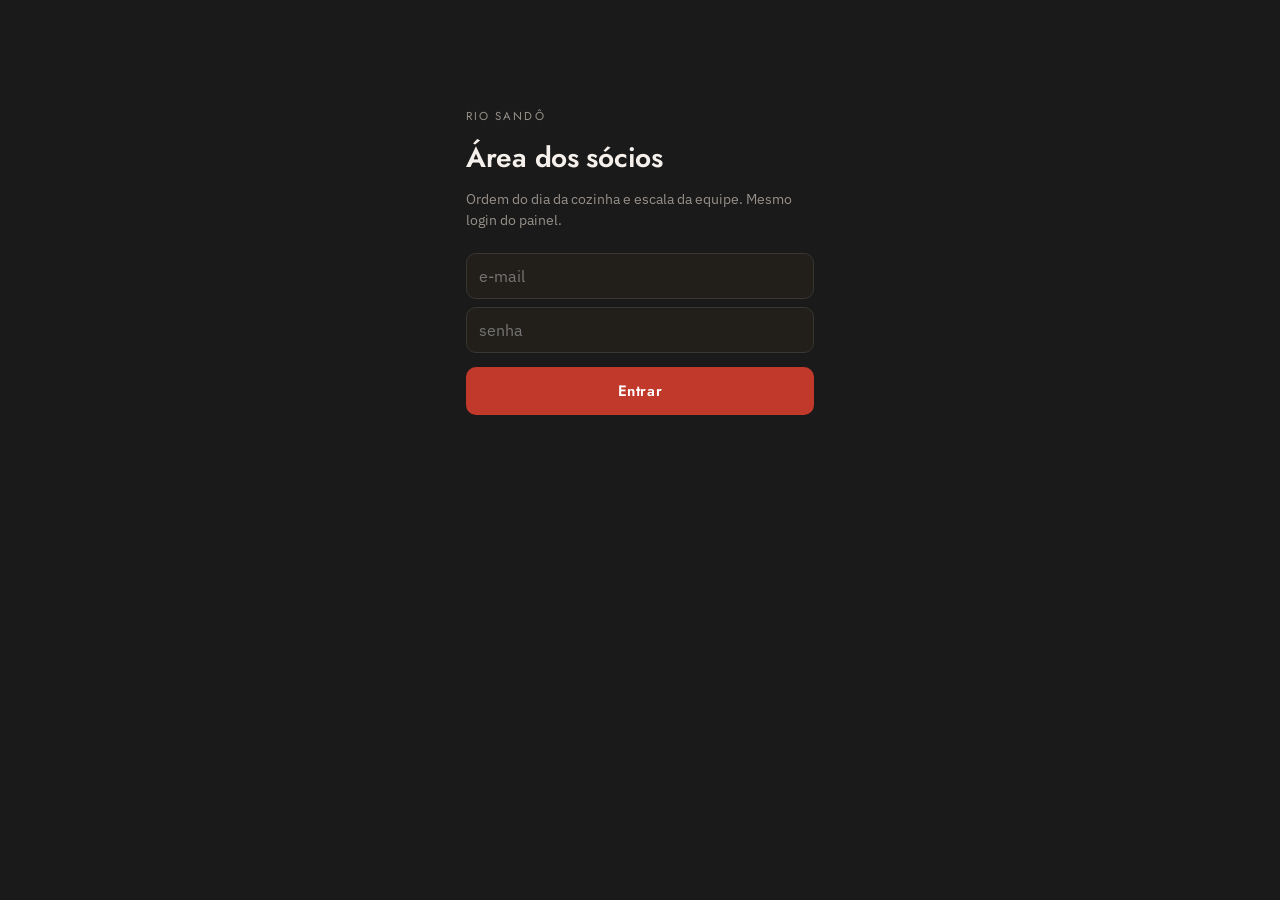
<file: riosando/socios.html>
<!doctype html><html lang="pt-BR"><head>
<meta charset="utf-8"><meta name="viewport" content="width=device-width,initial-scale=1,viewport-fit=cover">
<title>Rio Sandô · Sócios</title>
<link rel="icon" href="favicon.svg">
<link rel="stylesheet" href="https://fonts.googleapis.com/css2?family=Jost:wght@400;500;600;700&family=IBM+Plex+Sans:wght@400;500;600&display=swap">
<style>
  :root{--preto:#1A1A1A;--papel:#F5F0EB;--carta:#FBF9F6;--fio:#DED6CB;--tinta2:#6F6A63;--tinta3:#98918B;
        --vermelho:#C0392B;--verde:#2D5A27;--ocre:#B8822F;
        --display:"Jost","Futura","Helvetica Neue",sans-serif;--texto:"IBM Plex Sans",Arial,sans-serif}
  *{box-sizing:border-box}
  body{margin:0;background:var(--preto);color:var(--papel);font-family:var(--texto);font-size:15px;line-height:1.5}
  .wrap{max-width:900px;margin:0 auto;padding-inline:16px;padding-block:24px 70px}
  h1,h2,h3{font-family:var(--display);margin:0;text-wrap:balance}
  .kicker{font-family:var(--display);font-size:11.5px;letter-spacing:.18em;text-transform:uppercase;color:var(--tinta3)}
  h1{font-size:28px;font-weight:600;letter-spacing:-.01em;margin-top:6px}
  /* gate */
  #gate{max-width:380px;margin:12vh auto;padding-inline:16px}
  #gate input{width:100%;font-family:inherit;font-size:16px;padding:12px;border:1px solid #3A3631;border-radius:10px;
              background:#221F1B;color:var(--papel);margin-top:8px}
  #gate button{width:100%;margin-top:14px;background:var(--vermelho);color:#fff;border:0;border-radius:10px;
               padding:13px;font-size:15px;font-family:var(--display);font-weight:600;letter-spacing:.04em;cursor:pointer}
  .erro{color:#E5705F;font-size:13.5px;min-height:18px;margin-top:10px}
  /* app */
  nav{display:flex;gap:6px;overflow-x:auto;margin:18px 0 4px;position:sticky;top:env(safe-area-inset-top,0px);
      background:var(--preto);padding-block:10px;z-index:3}
  nav button{font-family:var(--display);font-size:13.5px;font-weight:500;letter-spacing:.06em;text-transform:uppercase;
    background:none;border:1px solid #3A3631;color:var(--tinta3);padding:7px 13px;border-radius:999px;cursor:pointer;white-space:nowrap}
  nav button[aria-selected="true"]{background:var(--papel);color:var(--preto);border-color:var(--papel)}
  .carta{background:var(--carta);color:var(--preto);border-radius:14px;padding:18px;margin-top:14px}
  .alvo{display:flex;align-items:baseline;gap:14px;flex-wrap:wrap}
  .alvo .n{font-family:var(--display);font-size:46px;font-weight:600;line-height:.9;font-variant-numeric:tabular-nums}
  .bloco{border-top:1px solid var(--fio);padding-top:12px;margin-top:16px}
  .bloco h3{font-size:16px;font-weight:600;display:flex;gap:10px;align-items:baseline;flex-wrap:wrap}
  .hora{font-family:var(--display);font-size:12.5px;font-weight:600;letter-spacing:.06em;color:var(--vermelho)}
  .quem{font-size:11px;letter-spacing:.1em;text-transform:uppercase;color:var(--tinta2);border:1px solid var(--fio);
        padding:2px 8px;border-radius:999px}
  ul.t{list-style:none;margin:10px 0 0;padding:0;display:flex;flex-direction:column;gap:6px}
  ul.t li{padding-left:19px;position:relative;font-size:14.5px}
  ul.t li::before{content:"";position:absolute;left:0;top:7px;width:9px;height:9px;border:1.5px solid var(--tinta3);border-radius:2px}
  .tabwrap{overflow-x:auto;margin-top:10px}
  table{border-collapse:collapse;width:100%;font-size:13.5px;font-variant-numeric:tabular-nums}
  th{font-family:var(--display);font-size:10.5px;font-weight:600;letter-spacing:.1em;text-transform:uppercase;
     color:var(--tinta2);text-align:left;border-bottom:1px solid var(--preto);padding:6px 12px 6px 0;white-space:nowrap}
  td{border-bottom:1px solid var(--fio);padding:7px 12px 7px 0;vertical-align:middle}
  td.num,th.num{text-align:right;padding-right:16px}
  td.num:last-child,th.num:last-child{padding-right:0}
  .pin{display:inline-block;font-family:var(--display);font-size:11px;font-weight:600;letter-spacing:.04em;
       padding:3px 8px;border-radius:6px;color:#fff;white-space:nowrap}
  .pin.on{background:var(--verde)} .pin.off{background:#CFC7BC;color:var(--tinta2)}
  .pin.dom{background:var(--vermelho)} .pin.ex{background:var(--ocre)}
  .nota{font-size:13.5px;color:var(--tinta2);margin-top:12px}
  .nota b{color:var(--preto)}
  .sair{position:absolute;right:16px;top:22px;background:none;border:1px solid #3A3631;color:var(--tinta3);
        border-radius:999px;padding:5px 12px;font-size:12px;font-family:var(--display);cursor:pointer}
  footer{margin-top:32px;border-top:1px solid #322E29;padding-top:14px;font-size:12.5px;color:var(--tinta3)}

  .chip{display:inline-block;background:var(--verde);color:#fff;font-family:var(--display);font-size:11.5px;font-weight:600;
        padding:4px 9px;border-radius:7px;margin:2px 3px 2px 0;cursor:grab;white-space:nowrap}
  .chip b{font-weight:500;opacity:.85}
  .chip.fonte{background:var(--preto)}
  .paleta{display:flex;flex-wrap:wrap;align-items:center;gap:4px;margin-bottom:12px}
  .meses{display:flex;gap:6px;margin-bottom:10px}
  .meses .pin{cursor:pointer;border:0;font-family:var(--display)}
  table.cal{table-layout:fixed}
  table.cal td.cel{border:1px solid var(--fio);vertical-align:top;padding:6px;min-width:120px;height:86px}
  table.cal td.cel.domingo{background:#F6EEEA}
  table.cal td.cel.alvo{background:#E8F0E4;border-color:var(--verde)}
  table.cal td.cel .chip{display:block;margin:2px 0;overflow:hidden;text-overflow:ellipsis}
  table.cal td.cel.sel{outline:2px solid var(--verde);outline-offset:-2px}
  .chip.fonte.ativa{background:var(--verde);box-shadow:0 0 0 2px rgba(45,90,39,.25)}
  table.cal .data{font-family:var(--display);font-size:11.5px;color:var(--tinta2);margin-bottom:4px}
  table.cal .data span{text-transform:uppercase;letter-spacing:.08em}
  td.resumo{font-size:11.5px;color:var(--tinta2);border-bottom:2px solid var(--fio);padding:4px 0 10px}
  .inp{font-family:inherit;font-size:13.5px;padding:6px 8px;border:1px solid var(--fio);border-radius:7px;width:100%;background:#fff;color:var(--preto)}
  .inp.num{text-align:right}
  .botao{margin-top:14px;background:var(--preto);color:var(--papel);border:0;border-radius:9px;padding:10px 16px;
         font-family:var(--display);font-size:13px;letter-spacing:.04em;cursor:pointer}

  .tl{display:flex;gap:8px;min-width:900px}
  .eixo{position:relative;width:42px;flex:0 0 42px;margin-top:52px}
  .hlinha{position:absolute;left:0;right:-100vw;border-top:1px solid var(--fio)}
  .hlinha span{position:absolute;top:-8px;left:0;font-family:var(--display);font-size:10.5px;color:var(--tinta3);background:var(--carta);padding-right:4px}
  .cols{display:flex;gap:6px;flex:1}
  .col-h{flex:1;min-width:116px}
  .col-h.dom .grade-h{background:#F6EEEA}
  .cab-h{font-family:var(--display);font-size:11px;letter-spacing:.06em;text-transform:uppercase;color:var(--tinta2);
         height:52px;display:flex;flex-direction:column;justify-content:flex-end;padding-bottom:6px;line-height:1.3}
  .cab-h b{color:var(--preto);font-size:13px;letter-spacing:0}
  .cab-h span{color:var(--tinta3);font-size:10.5px}
  .grade-h{position:relative;border-left:1px solid var(--fio);background:#F3EFE9;border-radius:6px}
  .bloco-h{position:absolute;border-radius:5px;color:#fff;padding:3px 5px;overflow:hidden;
           font-family:var(--display);font-size:10.5px;line-height:1.25;display:flex;flex-direction:column}
  .bloco-h b{font-size:11.5px;font-weight:600}
  .bloco-h span{opacity:.85}
  .legenda-h{display:flex;flex-wrap:wrap;gap:12px;margin-top:12px;font-size:12.5px;color:var(--tinta2)}
  .legenda-h i{display:inline-block;width:11px;height:11px;border-radius:3px;margin-right:5px;vertical-align:-1px}
  a{color:var(--ocre)}
</style></head><body>

<div id="gate">
  <p class="kicker">Rio Sandô</p>
  <h1>Área dos sócios</h1>
  <p style="color:var(--tinta3);font-size:14px;margin-top:10px">Ordem do dia da cozinha e escala da equipe. Mesmo login do painel.</p>
  <input id="g-mail" type="email" placeholder="e-mail" autocomplete="username">
  <input id="g-senha" type="password" placeholder="senha" autocomplete="current-password">
  <button id="g-btn">Entrar</button>
  <div class="erro" id="g-erro"></div>
</div>

<div class="wrap" id="app" hidden>
  <button class="sair" onclick="sair()">sair</button>
  <p class="kicker">Rio Sandô · sócios</p>
  <h1 id="titulo">Ordem do dia</h1>
  <nav id="abas" role="tablist"></nav>
  <div id="conteudo"></div>
  <footer id="rodape"></footer>
</div>

<script>
const FB_KEY = "AIzaSyChnmo3XFjrFodlnnRq_ZOc2NYqdMgZKDQ";
const $ = id => document.getElementById(id);
let SESSAO = null;

/* ───────── login: mesmo Firebase do painel ───────── */
async function entrar(){
  const e = $("g-erro"); e.textContent = ""; $("g-btn").disabled = true;
  try{
    const r = await fetch(`https://identitytoolkit.googleapis.com/v1/accounts:signInWithPassword?key=${FB_KEY}`,
      {method:"POST",headers:{"Content-Type":"application/json"},
       body:JSON.stringify({email:$("g-mail").value.trim(),password:$("g-senha").value,returnSecureToken:true})});
    const d = await r.json();
    if(!r.ok) throw new Error(d?.error?.message || "erro");
    SESSAO = {email:d.email, idToken:d.idToken, refresh:d.refreshToken, exp:Date.now()+(Number(d.expiresIn||3600)-120)*1000};
    try{ localStorage.setItem("rs_socios", JSON.stringify(SESSAO)); }catch(_){}
    abrir(d.email);
  }catch(err){
    const m = String(err.message||"");
    e.textContent = /EMAIL_NOT_FOUND|INVALID_PASSWORD|INVALID_LOGIN/.test(m) ? "E-mail ou senha não conferem."
                  : /TOO_MANY/.test(m) ? "Muitas tentativas. Espera um minuto." : "Não deu para entrar. Tenta de novo.";
  }finally{ $("g-btn").disabled = false; }
}
function sair(){ try{ localStorage.removeItem("rs_socios"); }catch(_){} location.reload(); }
$("g-btn").onclick = entrar;
$("g-senha").addEventListener("keydown", ev => { if(ev.key === "Enter") entrar(); });

/* ───────── dados: ordem do dia (modelo P90 das últimas 7 semanas) ───────── */
const DIA = {
 ter:{nome:"Terça",alvo:30,tag:"produção da semana",paes:10.3,
  itens:[["Katsu (lombo)",7,"0,80 kg"],["Filé mignon",6,"0,64 kg"],["Frango",6,"0,67 kg"],["Atum empanado",4,"0,39 kg"],["Tamago",3,"—"],["Tuna japa",2,"0,21 kg"],["Pão perdido",2,"—"]],
  base:[["Farinha","0,45 kg"],["Panko","0,57 kg"],["Ovos","22 un"],["Manteiga","0,24 kg"],["Slaw fresco","0,90 kg"],["Embalagens","30"]],
  molhos:[["Teriyaki","0,21 kg"],["Tonkatsu","0,25 kg"],["Jack Nicholson","0,20 kg"],["Aioli wasabi","0,11 kg"],["Kewpie","0,32 kg"]],
  blocos:[["08h–12h","Marcelinho","Massa do pão e porcionamento",["Bater <b>2 receitas</b> de shokupan (46 pães) e deixar fermentando.","Porcionar e congelar a proteína da semana: lombo 7,1 kg · filé 5,7 kg · sobrecoxa 5,9 kg · atum 3,4 kg · tuna 1,9 kg.","Etiquetar tudo com data, hora e validade."]],
          ["13h–16h","Dona Lourdes","Forno, molhos e conservas",["Assar as duas receitas — 6 pães por fornada, 40 min.","Molhos longos: teriyaki 1,9 kg · tonkatsu 2,2 kg · Jack 1,8 kg.","Conservas da semana: rabanete 1 kg e pepino 1 kg.","Slaw fresco 1 kg e 1ª rodada de maioneses (kewpie 1,4 · spicy 0,4 · aioli 0,5 kg)."]],
          ["16h–17h","Atendimento","Abertura",["Conferir a linha contra o alvo do dia.","Abrir app e iFood às 17h."]],
          ["17h–21h30","Serviço","Pico de 18h às 21h",["Empanar só no pedido, 170–175 °C.","Tostar o pão na manteiga, montar, etiquetar, embalar."]],
          ["21h30–22h","Atendimento","Fechamento",["Contar sobra por item e lançar no painel.","Pão que sobra vai para a caixa do pão perdido."]]]},
 qua:{nome:"Quarta",alvo:25,tag:"dia mais leve",paes:8.6,
  itens:[["Katsu (lombo)",6,"0,67 kg"],["Filé mignon",5,"0,53 kg"],["Frango",5,"0,56 kg"],["Atum empanado",3,"0,32 kg"],["Tamago",3,"—"],["Tuna japa",2,"0,18 kg"],["Pão perdido",2,"—"]],
  base:[["Farinha","0,38 kg"],["Panko","0,47 kg"],["Ovos","18 un"],["Manteiga","0,20 kg"],["Slaw","de terça"],["Embalagens","25"]],
  molhos:[["Teriyaki","0,18 kg"],["Tonkatsu","0,21 kg"],["Jack Nicholson","0,17 kg"],["Aioli wasabi","0,09 kg"],["Kewpie","0,27 kg"]],
  blocos:[["13h–16h","Dona Lourdes","Reposição",["Descongelar a proteína do dia na bandeja de trás.","Conferir validade das maioneses de terça — vencem quinta.","Tamago: 3 porções, 3 ovos cada."]],
          ["16h–17h","Atendimento","Abertura",["Conferência da linha e abertura às 17h."]],
          ["17h–21h30","Serviço","Serviço",["Quarta concentra entre 18h e 20h; uma pessoa dá conta do envase."]],
          ["21h30–22h","Atendimento","Fechamento",["Contagem de sobra no painel."]]]},
 qui:{nome:"Quinta",alvo:45,tag:"prepara o fim de semana",paes:15.5,
  itens:[["Katsu (lombo)",11,"1,20 kg"],["Filé mignon",9,"0,96 kg"],["Frango",9,"1,01 kg"],["Atum empanado",5,"0,58 kg"],["Tamago",5,"—"],["Tuna japa",3,"0,32 kg"],["Pão perdido",3,"—"]],
  base:[["Farinha","0,68 kg"],["Panko","0,85 kg"],["Ovos","33 un"],["Manteiga","0,36 kg"],["Slaw fresco","1,35 kg"],["Embalagens","45"]],
  molhos:[["Teriyaki","0,32 kg"],["Tonkatsu","0,38 kg"],["Jack Nicholson","0,31 kg"],["Aioli wasabi","0,16 kg"],["Kewpie","0,48 kg"]],
  blocos:[["08h–12h","Marcelinho","3ª receita de pão",["Bater 1 receita (23 pães) — é o pão do fim de semana.","Repor o porcionamento do que saiu terça e quarta."]],
          ["13h–16h","Dona Lourdes","Assar e preparar o pico",["Assar a receita da manhã.","Slaw fresco 1,35 kg.","Marinar a sobrecoxa de sexta e sábado — 2,8 kg."]],
          ["16h–17h","Atendimento","Abertura",["Conferência da linha e abertura às 17h."]],
          ["17h–21h30","Serviço","Serviço",["As duas últimas quintas passaram de R$ 2,2 mil. Acima de 40 sandos, puxa da reserva."]],
          ["21h30–22h","Atendimento","Fechamento",["Contagem de sobra e conferência do pão para sexta."]]]},
 sex:{nome:"Sexta",alvo:75,tag:"o dia que define a capacidade — recorde de 102",paes:25.8,pico:true,
  itens:[["Katsu (lombo)",18,"2,00 kg"],["Filé mignon",15,"1,60 kg"],["Frango",15,"1,68 kg"],["Atum empanado",9,"0,97 kg"],["Tamago",9,"—"],["Tuna japa",5,"0,53 kg"],["Pão perdido",5,"—"]],
  base:[["Farinha","1,14 kg"],["Panko","1,42 kg"],["Ovos","54 un"],["Manteiga","0,60 kg"],["Slaw fresco","2,25 kg"],["Embalagens","75"]],
  molhos:[["Teriyaki","0,54 kg"],["Tonkatsu","0,64 kg"],["Jack Nicholson","0,51 kg"],["Aioli wasabi","0,27 kg"],["Kewpie","0,81 kg"]],
  blocos:[["14h–16h","Dona Lourdes","Mise en place do pico",["Montar a linha para <b>75 sandos</b> e deixar <b>27 porções</b> de reserva descongelando.","2ª rodada de maioneses: kewpie 1,4 · spicy 0,4 · aioli 0,5 kg.","Slaw fresco 2,25 kg.","Separar 26 pães e conferir a caixa do pão perdido."]],
          ["16h–17h","Atendimento","Abertura",["Conferir a linha item a item.","Checar cotação de entrega e saldo do Lalamove."]],
          ["18h–21h","Atendimento + extra","Pico — duas funções separadas",["Uma pessoa <b>só no computador</b>: pedidos, WhatsApp e motoboy.","Uma pessoa <b>só no envase</b>: etiqueta, sacola, grampo e nota.","Ritmo do recorde: 1 pedido a cada 4 minutos por 3 horas."]],
          ["21h30–22h","Todos","Fechamento",["Contagem de sobra por item.","Proteína descongelada que sobrou vai para sábado, com etiqueta nova."]]]},
 sáb:{nome:"Sábado",alvo:50,tag:"começa mais tarde, entre 19h e 21h",paes:17.2,
  itens:[["Katsu (lombo)",12,"1,33 kg"],["Filé mignon",10,"1,07 kg"],["Frango",10,"1,12 kg"],["Atum empanado",6,"0,65 kg"],["Tamago",6,"—"],["Tuna japa",3,"0,35 kg"],["Pão perdido",3,"—"]],
  base:[["Farinha","0,76 kg"],["Panko","0,95 kg"],["Ovos","36 un"],["Manteiga","0,40 kg"],["Slaw fresco","1,50 kg"],["Embalagens","50"]],
  molhos:[["Teriyaki","0,36 kg"],["Tonkatsu","0,42 kg"],["Jack Nicholson","0,34 kg"],["Aioli wasabi","0,18 kg"],["Kewpie","0,54 kg"]],
  blocos:[["14h–16h","Dona Lourdes","Reposição do que a sexta levou",["Repor a linha para 50 sandos — usar primeiro a proteína de sexta.","Slaw fresco 1,5 kg.","Conferir 17 pães e separar os mais antigos para o pão perdido."]],
          ["16h–17h","Atendimento","Abertura",["Conferência da linha e abertura às 17h."]],
          ["18h–21h","Atendimento + extra","Pico",["Sábado de sol estoura depois das 19h30 — segure a fritura até o pedido.","Mesma divisão da sexta: um no computador, um no envase."]],
          ["21h30–22h","Todos","Fechamento",["Contagem de sobra e separação do que vai para domingo."]]]},
 dom:{nome:"Domingo",alvo:40,tag:"abre a partir de 05/10 — alvo estimado",paes:13.7,
  itens:[["Katsu (lombo)",10,"1,06 kg"],["Filé mignon",8,"0,85 kg"],["Frango",8,"0,90 kg"],["Atum empanado",5,"0,52 kg"],["Tamago",5,"—"],["Tuna japa",3,"0,28 kg"],["Pão perdido",3,"—"]],
  base:[["Farinha","0,61 kg"],["Panko","0,76 kg"],["Ovos","29 un"],["Manteiga","0,32 kg"],["Slaw","de sábado"],["Embalagens","40"]],
  molhos:[["Teriyaki","0,29 kg"],["Tonkatsu","0,34 kg"],["Jack Nicholson","0,27 kg"],["Aioli wasabi","0,14 kg"],["Kewpie","0,43 kg"]],
  blocos:[["13h–14h","Escala do domingo","Montagem curta",["Montar a linha para 40 sandos com o que sobrou de sábado, em ordem FIFO.","Assar o pão da sobra como pão perdido."]],
          ["14h–21h","Atendimento + extra","Serviço",["Abertura às 14h: a praia esvazia entre 17h e 19h.","Anotar os pedidos por hora — é esse dado que decide se o domingo fica."]],
          ["21h–21h30","Atendimento","Fechamento da semana",["Contagem final e foto do fechamento no grupo.","Lista de compras da terça a partir da sobra real."]]]}
};
const ORDEM = ["ter","qua","qui","sex","sáb","dom"];

/* ───────── escala: a batalha naval ───────── */
const EQUIPE = [
  {nome:"Agatha", papel:"atendimento (contrato já com domingo)",
   h:{3:"16h–22h",4:"16h–22h",5:"15h–23h",6:"15h–23h",0:"13h–21h"}, folga:"seg e ter", semana:33},
  {nome:"Kátia", papel:"atendimento e compras (rateada com a Tatim)",
   h:{2:"16h–22h",4:"16h–22h",5:"15h–23h"}, folga:"seg, qua e sáb · dom só no 4º", dom4:true, semana:19},
  {nome:"Luisa", papel:"extra treinada · diária R$ 150",
   h:{5:"18h–23h",6:"18h–23h",0:"14h–21h"}, folga:"seg a qui", extra:true, semana:17},
  {nome:"Dona Lourdes", papel:"cozinha",
   h:{2:"13h–21h",3:"14h–21h",4:"13h–21h",5:"14h–22h",6:"14h–22h"}, folga:"seg · dom alternado", domAlt:0, semana:37},
  {nome:"Marcelinho", papel:"cozinha de manhã · massa do pão ter e qui",
   h:{1:"08h–14h",2:"08h–14h",3:"08h–14h",4:"08h–14h",5:"08h–14h"}, folga:"sáb · dom alternado", domAlt:1, semana:30},
  {nome:"Jean", papel:"produção manhã · contrato Tatim",
   h:{1:"06h–14h",2:"06h–14h",3:"06h–14h",4:"06h–14h",5:"06h–14h"}, folga:"sáb e dom", fixo:true, semana:40}
];
EQUIPE.forEach(p => p.dias = Object.keys(p.h).map(Number));
const NOMEDIA = ["dom","seg","ter","qua","qui","sex","sáb"];

function domingos(){                     // os domingos de outubro a dezembro
  const out = []; const d = new Date(2026,9,1);
  while(d.getFullYear() === 2026 && d.getMonth() <= 11){
    if(d.getDay() === 0 && d >= new Date(2026,9,5)) out.push(new Date(d));
    d.setDate(d.getDate()+1);
  }
  return out;
}
function escalaDomingo(){
  // atendimento: Agatha, menos no 4º domingo do mês (Kátia). cozinha: Lourdes e Marcelinho alternados.
  return domingos().map((dt,i) => {
    const nDoMes = Math.ceil(dt.getDate()/7);
    return {data:dt, atendimento: nDoMes === 4 ? "Kátia" : "Agatha",
            apoio:"Luisa (extra)", cozinha: i % 2 === 0 ? "Dona Lourdes" : "Marcelinho (extra)"};
  });
}

/* ───────── render ───────── */
let aba = "ordem";
function abrir(email){
  $("gate").hidden = true; $("app").hidden = false;
  $("rodape").innerHTML = `Entrou como ${email}. Alvos do P90 das últimas 7 semanas (iFood pela API + app), mix do Menew, ` +
    `rendimento de 2,7 sandos por pão e gramagens da ficha “Revisadas 3 fatias 110 g”. ` +
    `Compromissos e caixa ficam no <a href="https://docs.google.com/spreadsheets/d/1fRwelMFzXy7YbZf5dQZv8Q7ZB8JjvHEwN6nJ-XxyecY" target="_blank" rel="noreferrer">cockpit</a>.`;
  const abas = [["ordem","Ordem do dia"],["horarios","Horários"],["planner","Calendário"],["escala","Escala"],["equipe","Equipe"],["domingo","Domingos"]];
  $("abas").innerHTML = "";
  abas.forEach(([k,rot]) => {
    const b = document.createElement("button");
    b.textContent = rot; b.dataset.k = k; b.setAttribute("role","tab");
    b.onclick = () => { aba = k; render(); };
    $("abas").appendChild(b);
  });
  render();
  nuvemLer();
}
function render(){
  [...$("abas").children].forEach(b => b.setAttribute("aria-selected", String(b.dataset.k === aba)));
  const T = {ordem:"Ordem do dia", escala:"Escala da semana", planner:"Calendário de outubro a dezembro",
             horarios:"Quem está na casa, hora a hora", equipe:"Quem podemos contar", domingo:"Rodízio dos domingos"};
  $("titulo").textContent = T[aba];
  $("conteudo").innerHTML = aba === "ordem" ? viewOrdem() : aba === "escala" ? viewEscala()
                          : aba === "planner" ? viewPlanner() : aba === "horarios" ? viewHorarios()
                          : aba === "equipe" ? viewEquipe() : viewDomingo();
  if(aba === "planner") ligarDnD();
}
let diaSel = (()=>{ const m = {2:"ter",3:"qua",4:"qui",5:"sex",6:"sáb",0:"dom"}; return m[new Date().getDay()] || "sex"; })();
function viewOrdem(){
  const d = DIA[diaSel];
  return `<nav style="position:static;margin:4px 0 0">${ORDEM.map(k =>
      `<button data-d="${k}" aria-selected="${k===diaSel}" onclick="diaSel='${k}';render()">${DIA[k].nome}</button>`).join("")}</nav>
    <div class="carta">
      <div class="alvo"><span class="n">${d.alvo}</span>
        <span><b>sandos de alvo</b> · ${d.tag}<br>${String(d.paes).replace(".",",")} pães${d.pico?" · reserva de pico +27":""}</span></div>
      ${d.blocos.map(([h,q,t,ts]) => `<div class="bloco"><h3><span class="hora">${h}</span> ${t} <span class="quem">${q}</span></h3>
        <ul class="t">${ts.map(x=>`<li>${x}</li>`).join("")}</ul></div>`).join("")}
      <div class="bloco"><h3>Quanto de cada coisa</h3>
        <div class="tabwrap"><table><tr><th>Sando</th><th class="num">Un</th><th class="num">Proteína</th></tr>
          ${d.itens.map(i=>`<tr><td>${i[0]}</td><td class="num">${i[1]}</td><td class="num">${i[2]}</td></tr>`).join("")}</table></div>
        <div class="tabwrap"><table><tr><th>Base</th><th class="num">Qtd</th><th>Molho</th><th class="num">Qtd</th></tr>
          ${d.base.map((x,i)=>`<tr><td>${x[0]}</td><td class="num">${x[1]}</td><td>${(d.molhos[i]||["",""])[0]}</td><td class="num">${(d.molhos[i]||["",""])[1]}</td></tr>`).join("")}</table></div>
      </div>
    </div>`;
}
function viewEscala(){
  const cols = [1,2,3,4,5,6,0];
  return `<div class="carta">
    <div class="tabwrap"><table>
      <tr><th>Pessoa</th>${cols.map(c=>`<th style="text-align:center">${NOMEDIA[c]}</th>`).join("")}<th class="num">Semana</th><th>Folga</th></tr>
      ${EQUIPE.map(p=>`<tr><td><b>${p.nome}</b><br><span style="font-size:12px;color:var(--tinta2)">${p.papel}</span></td>
        ${cols.map(c=>{
          const h = p.h[c];
          if(c === 0 && !h){
            if(p.dom4) return `<td style="text-align:center"><span class="pin ex">4º dom</span></td>`;
            if(p.domAlt !== undefined) return `<td style="text-align:center"><span class="pin ex">alternado</span></td>`;
            return `<td style="text-align:center"><span class="pin off">folga</span></td>`;
          }
          if(!h) return `<td style="text-align:center"><span class="pin off">folga</span></td>`;
          return `<td style="text-align:center;white-space:nowrap"><span class="pin ${c===0?"dom":p.extra?"ex":"on"}">${h}</span></td>`;
        }).join("")}
        <td class="num">${p.semana}h</td>
        <td style="font-size:12.5px;color:var(--tinta2)">${p.folga}</td></tr>`).join("")}
    </table></div>
    <p class="nota"><b>Jornada:</b> ninguém passa de 44h por semana, e todo turno acima de 6h tem 1h de intervalo dentro do horário acima.
    O pico de 18h às 21h fica sempre com duas pessoas no atendimento — por isso a Agatha e a Luisa entram mais cedo na sexta e no sábado.</p>
    <p class="nota"><b>A regra do rodízio:</b> ninguém trabalha mais de 5 dias e ninguém pega todos os domingos. A Agatha cobre três por mês;
    a Kátia entra no quarto, quando a Agatha folga. Na cozinha, Dona Lourdes e Marcelinho alternam, com diária extra de R$ 150
    e folga compensatória na semana.</p>
    <p class="nota">O Jean segue no contrato da Tatim, de segunda a sexta das 6h às 14h — por isso o pão nasce na manhã da terça,
    dentro da jornada que ele já tem.</p>
  </div>`;
}

function viewDomingo(){
  const linhas = escalaDomingo();
  // quem folga no domingo, pessoa por pessoa — a lei pede repouso em domingo com alguma frequência
  const PESSOAS = ["Agatha","Kátia","Luisa","Dona Lourdes","Marcelinho"];
  const trabalha = (p, l) => l.atendimento === p || l.apoio.startsWith(p) || l.cozinha.startsWith(p);
  const meses = {};
  linhas.forEach(l => {
    const m = l.data.toLocaleDateString("pt-BR",{month:"long"});
    (meses[m] = meses[m] || []).push(l);
  });
  const resumo = Object.entries(meses).map(([m, ls]) => {
    const cel = PESSOAS.map(p => {
      const folgas = ls.filter(l => !trabalha(p, l)).length;
      const ok = folgas >= 1;
      return `<td style="text-align:center"><span class="pin ${ok ? "on" : "dom"}">${folgas} de ${ls.length}</span></td>`;
    }).join("");
    return `<tr><td><b>${m}</b></td>${cel}</tr>`;
  }).join("");
  return `<div class="carta">
    <div class="tabwrap"><table>
      <tr><th>Domingo</th><th>Atendimento</th><th>Apoio</th><th>Cozinha</th></tr>
      ${linhas.map(l=>`<tr><td><b>${l.data.toLocaleDateString("pt-BR",{day:"2-digit",month:"2-digit"})}</b></td>
        <td>${l.atendimento}</td><td>${l.apoio}</td><td>${l.cozinha}</td></tr>`).join("")}
    </table></div>

    <div class="bloco"><h3>Domingos de folga por pessoa <span class="quem">a lei manda</span></h3>
      <div class="tabwrap"><table>
        <tr><th>Mês</th>${PESSOAS.map(p=>`<th class="num" style="text-align:center">${p.split(" ").pop()}</th>`).join("")}</tr>
        ${resumo}
      </table></div>
      <p class="nota">Quem trabalha em domingo tem direito a repouso coincidindo com domingo de tempos em tempos — no comércio,
      ao menos <b>um domingo a cada três semanas</b>; em bar e restaurante, a frequência vem da convenção coletiva.
      Esta escala garante, no mínimo, <b>um domingo de folga por mês para cada pessoa</b>, e o rodízio é fechado de outubro a dezembro,
      para todo mundo saber com antecedência.</p>
      <p class="nota"><b>A confirmar com o jurídico (#41):</b> a frequência exata que a nossa convenção exige, e o enquadramento
      da diária de extra em sexta, sábado e domingo.</p>
    </div>

    <p class="nota"><b>Régua do dia:</b> o domingo se paga a partir de <b>R$ 1.392</b>. Média dos quatro primeiros acima de R$ 1.400 mantém;
    entre R$ 1.000 e R$ 1.400 revê o horário; abaixo disso fecha e a atendente cobre a terça.</p>
    <p class="nota">Horário proposto: <b>14h às 21h</b> — a praia esvazia entre 17h e 19h, e o pedido de domingo entra mais cedo que o de sábado.</p>
  </div>`;
}


/* ───────── equipe editável + calendário com arrastar e soltar ───────── */
const PADRAO_EQUIPE = EQUIPE.map((p,i) => ({
  id:"p"+i, nome:p.nome, papel:p.papel, desde:"2026-10-01", maxSemana:44, h:p.h, extra:!!p.extra, ativo:true, obs:""
}));
function carregar(chave, padrao){
  try{ const v = JSON.parse(localStorage.getItem(chave) || "null"); return v ?? padrao; }catch(_){ return padrao; }
}
function guardar(chave, valor){
  try{ localStorage.setItem(chave, JSON.stringify(valor)); }catch(_){}
  if(chave === "rs_escala" || chave === "rs_equipe") nuvemSalvar();
}
let TIME = carregar("rs_equipe", PADRAO_EQUIPE);
let PLANO = carregar("rs_escala", null) || semear();

function diasDoPeriodo(){
  const out = [], d = new Date(2026,9,1), fim = new Date(2026,11,31);
  while(d <= fim){ out.push(new Date(d)); d.setDate(d.getDate()+1); }
  return out;
}
function iso(d){ return d.toISOString().slice(0,10); }   // função, não const: é usada antes desta linha
function semear(){                       // escala inicial = o padrão de cada pessoa, de outubro a dezembro
  const plano = {};
  diasDoPeriodo().forEach(d => {
    const wd = d.getDay();
    plano[iso(d)] = TIME.filter(p => p.ativo && p.h[wd] && iso(d) >= p.desde)
      .map(p => ({id:p.id, janela:p.h[wd]}));
  });
  // domingo: Agatha nos 3 primeiros do mês, Kátia no 4º; cozinha alternando Lourdes/Marcelinho
  let n = 0;
  diasDoPeriodo().filter(d => d.getDay() === 0 && iso(d) >= "2026-10-05").forEach(d => {
    const nMes = Math.ceil(d.getDate()/7), k = iso(d);
    const atend = nMes === 4 ? "p1" : "p0", coz = n++ % 2 === 0 ? "p3" : "p4";
    plano[k] = [{id:atend, janela:"13h–21h"}, {id:"p2", janela:"14h–21h"}, {id:coz, janela:"13h–21h"}];
  });
  return plano;
}
function horas(janela){
  const m = String(janela).match(/(\d{1,2})h.*?(\d{1,2})h/);
  if(!m) return 0;
  let h = Number(m[2]) - Number(m[1]); if(h < 0) h += 24;
  return h > 6 ? h - 1 : h;              // turno acima de 6h desconta 1h de intervalo
}
function semanaDe(d){ const x = new Date(d); x.setDate(x.getDate() - ((x.getDay()+6) % 7)); return iso(x); }
function contabilidade(){
  const porSemana = {}, domFolga = {}, domTotal = {};
  diasDoPeriodo().forEach(d => {
    const k = iso(d), sem = semanaDe(d), lista = PLANO[k] || [];
    lista.forEach(it => {
      porSemana[sem] = porSemana[sem] || {};
      porSemana[sem][it.id] = (porSemana[sem][it.id] || 0) + horas(it.janela);
    });
    if(d.getDay() === 0 && k >= "2026-10-05"){
      const mes = k.slice(0,7);
      domTotal[mes] = (domTotal[mes] || 0) + 1;
      TIME.forEach(p => {
        domFolga[mes] = domFolga[mes] || {};
        if(!lista.some(it => it.id === p.id)) domFolga[mes][p.id] = (domFolga[mes][p.id] || 0) + 1;
      });
    }
  });
  return {porSemana, domFolga, domTotal};
}
let mesSel = "2026-10", escolhido = null;
function viewPlanner(){
  const {porSemana, domFolga, domTotal} = contabilidade();
  const dias = diasDoPeriodo().filter(d => iso(d).startsWith(mesSel));
  const semanas = [...new Set(dias.map(semanaDe))];
  const nome = id => (TIME.find(p => p.id === id) || {}).nome || "?";
  const chip = (it, k) => `<span class="chip" draggable="true" data-dia="${k}" data-id="${it.id}"
      title="arraste para outro dia · clique para tirar" onclick="event.stopPropagation();tirar('${k}','${it.id}')">${nome(it.id)} <b>${it.janela}</b></span>`;
  const grade = semanas.map(sem => {
    const dd = dias.filter(d => semanaDe(d) === sem);
    const linha = dd.map(d => {
      const k = iso(d), lista = PLANO[k] || [];
      return `<td class="cel ${d.getDay()===0?"domingo":""} ${escolhido?"sel":""}" data-dia="${k}" onclick="porNoDia('${k}')">
        <div class="data">${d.getDate()}/${d.getMonth()+1} <span>${NOMEDIA[d.getDay()]}</span></div>
        ${lista.map(it => chip(it,k)).join("")}</td>`;
    }).join("");
    const horasSem = Object.entries(porSemana[sem] || {})
      .map(([id,h]) => `${nome(id).split(" ").pop()} ${h}h${h > (TIME.find(p=>p.id===id)||{}).maxSemana ? " ⚠️" : ""}`).join(" · ");
    return `<tr>${linha}</tr><tr><td colspan="${dd.length}" class="resumo">${horasSem || "—"}</td></tr>`;
  }).join("");
  const alertas = TIME.filter(p => p.ativo).map(p => {
    const folgas = (domFolga[mesSel] || {})[p.id] || 0;
    return folgas === 0 ? `<li>⚠️ <b>${p.nome}</b> está sem domingo de folga em ${mesSel.slice(5)}/${mesSel.slice(2,4)} — a lei pede repouso em domingo de tempos em tempos.</li>` : "";
  }).filter(Boolean).join("");
  return `<div class="carta">
    <div class="paleta">${TIME.filter(p => p.ativo).map(p =>
      `<span class="chip fonte ${escolhido===p.id?"ativa":""}" draggable="true" data-fonte="${p.id}"
         onclick="escolhido = escolhido === '${p.id}' ? null : '${p.id}'; render()">${p.nome}</span>`).join("")}
      <span class="nota" style="margin:0 0 0 auto">no computador, arraste o nome para o dia · no celular, toque no nome e depois no dia · toque no chip do dia para tirar</span></div>
    <div class="meses">${["2026-10","2026-11","2026-12"].map(m =>
      `<button class="pin ${m===mesSel?"on":"off"}" onclick="mesSel='${m}';render()">${["outubro","novembro","dezembro"][Number(m.slice(5))-10]}</button>`).join("")}</div>
    <div class="tabwrap"><table class="cal">${grade}</table></div>
    ${alertas ? `<ul class="t" style="margin-top:14px">${alertas}</ul>` : `<p class="nota">✅ Todo mundo tem pelo menos um domingo de folga neste mês (${domTotal[mesSel]||0} domingos abertos).</p>`}
    <p class="nota">As horas por semana aparecem embaixo de cada semana, já descontando 1h de intervalo nos turnos acima de 6h.
    O que você mexer aqui é salvo para todo mundo na hora.</p>
    <button class="botao" onclick="resetarPlano()">voltar para a escala proposta</button>
    ${ultimoAutor ? `<p class="nota">Última alteração: <b>${ultimoAutor}</b> — todo mundo vê a mesma escala.</p>` : ""}
  </div>`;
}
function viewEquipe(){
  return `<div class="carta">
    <p class="nota" style="margin-top:0">Quem está disponível, a partir de quando e em que horário. O calendário usa isto como ponto de partida.</p>
    <div class="tabwrap"><table>
      <tr><th>Pessoa</th><th>Papel</th><th>Disponível a partir de</th><th class="num">Máx/semana</th><th style="text-align:center">Conta com</th></tr>
      ${TIME.map(p => `<tr>
        <td><b>${p.nome}</b></td>
        <td><input class="inp" value="${p.papel}" onchange="editarPessoa('${p.id}','papel',this.value)"></td>
        <td><input class="inp" type="date" value="${p.desde}" onchange="editarPessoa('${p.id}','desde',this.value)"></td>
        <td class="num"><input class="inp num" type="number" min="0" max="44" value="${p.maxSemana}" onchange="editarPessoa('${p.id}','maxSemana',Number(this.value))"></td>
        <td style="text-align:center"><input type="checkbox" ${p.ativo?"checked":""} onchange="editarPessoa('${p.id}','ativo',this.checked)"></td>
      </tr>`).join("")}
    </table></div>
    <p class="nota"><b>Prioridade de chamada:</b> a ordem da lista é a ordem de quem entra primeiro quando falta alguém.
    Hoje: Agatha e Kátia no atendimento, Luisa como extra, Lourdes e Marcelinho na cozinha, Jean só na manhã (contrato Tatim).</p>
    <button class="botao" onclick="novaPessoa()">+ pessoa</button>
  </div>`;
}
function editarPessoa(id, campo, valor){
  const p = TIME.find(x => x.id === id); if(!p) return;
  p[campo] = valor; guardar("rs_equipe", TIME); render();
}
function novaPessoa(){
  TIME.push({id:"p"+Date.now(), nome:"Nova pessoa", papel:"a definir", desde:iso(new Date()), maxSemana:44, h:{}, ativo:true});
  guardar("rs_equipe", TIME); render();
}
function porNoDia(dia){
  if(!escolhido) return;
  const p = TIME.find(x => x.id === escolhido); if(!p) return;
  const wd = new Date(dia + "T12:00").getDay();
  const janela = p.h[wd] || p.h[5] || "16h–22h";
  PLANO[dia] = (PLANO[dia] || []).filter(it => it.id !== p.id).concat([{id:p.id, janela}]);
  guardar("rs_escala", PLANO); render();
}
function tirar(dia, id){
  PLANO[dia] = (PLANO[dia] || []).filter(it => it.id !== id);
  guardar("rs_escala", PLANO); render();
}
function resetarPlano(){ PLANO = semear(); guardar("rs_escala", PLANO); render(); }
function ligarDnD(){
  let arrastando = null;
  document.querySelectorAll(".chip[draggable]").forEach(c => {
    c.addEventListener("dragstart", e => {
      arrastando = {id: c.dataset.id || c.dataset.fonte, de: c.dataset.dia || null};
      e.dataTransfer.effectAllowed = "move";
    });
  });
  document.querySelectorAll(".cel").forEach(cel => {
    cel.addEventListener("dragover", e => { e.preventDefault(); cel.classList.add("alvo"); });
    cel.addEventListener("dragleave", () => cel.classList.remove("alvo"));
    cel.addEventListener("drop", e => {
      e.preventDefault(); cel.classList.remove("alvo");
      if(!arrastando) return;
      const dia = cel.dataset.dia, p = TIME.find(x => x.id === arrastando.id);
      if(!p) return;
      if(arrastando.de) PLANO[arrastando.de] = (PLANO[arrastando.de] || []).filter(it => it.id !== p.id);
      const wd = new Date(dia + "T12:00").getDay();
      const janela = p.h[wd] || p.h[5] || "16h–22h";
      PLANO[dia] = (PLANO[dia] || []).filter(it => it.id !== p.id).concat([{id:p.id, janela}]);
      guardar("rs_escala", PLANO); arrastando = null; render();
    });
  });
}



/* ───────── escala compartilhada no Firestore ───────── */
const DOC = "https://firestore.googleapis.com/v1/projects/rio-sando/databases/(default)/documents/escala/atual";
let salvando = null, ultimoAutor = "";
async function token(){
  if(!SESSAO) return null;
  if(Date.now() < SESSAO.exp) return SESSAO.idToken;
  try{
    const r = await fetch(`https://securetoken.googleapis.com/v1/token?key=${FB_KEY}`,
      {method:"POST",headers:{"Content-Type":"application/x-www-form-urlencoded"},
       body:new URLSearchParams({grant_type:"refresh_token",refresh_token:SESSAO.refresh})});
    const d = await r.json(); if(!r.ok) return null;
    SESSAO = {...SESSAO, idToken:d.id_token, refresh:d.refresh_token, exp:Date.now()+(Number(d.expires_in||3600)-120)*1000};
    try{ localStorage.setItem("rs_socios", JSON.stringify(SESSAO)); }catch(_){}
    return SESSAO.idToken;
  }catch(_){ return null; }
}
async function nuvemLer(){
  const t = await token(); if(!t) return;
  try{
    const r = await fetch(DOC, {headers:{Authorization:"Bearer "+t}});
    if(!r.ok) return;                                   // 404 = ninguém salvou ainda
    const d = await r.json(), f = d.fields || {};
    if(f.plano)  { PLANO = JSON.parse(f.plano.stringValue); guardar("rs_escala", PLANO); }
    if(f.equipe) { TIME  = JSON.parse(f.equipe.stringValue); guardar("rs_equipe", TIME); }
    ultimoAutor = f.por ? `${f.por.stringValue} · ${new Date(f.em.stringValue).toLocaleString("pt-BR",{day:"2-digit",month:"2-digit",hour:"2-digit",minute:"2-digit"})}` : "";
    if(["planner","horarios","equipe","domingo"].includes(aba)) render();
  }catch(_){}
}
function nuvemSalvar(){
  clearTimeout(salvando);
  salvando = setTimeout(async () => {
    const t = await token(); if(!t) return;
    const corpo = {fields:{plano:{stringValue:JSON.stringify(PLANO)}, equipe:{stringValue:JSON.stringify(TIME)},
                           por:{stringValue:(SESSAO||{}).email||"?"}, em:{stringValue:new Date().toISOString()}}};
    const url = DOC + "?updateMask.fieldPaths=plano&updateMask.fieldPaths=equipe&updateMask.fieldPaths=por&updateMask.fieldPaths=em";
    try{ await fetch(url, {method:"PATCH", headers:{Authorization:"Bearer "+t, "Content-Type":"application/json"},
                           body:JSON.stringify(corpo)}); }catch(_){}
  }, 800);
}

/* ───────── visão hora a hora: linhas = horário, colunas = dia ───────── */
const CORES = ["#2D5A27","#B8822F","#2C5A7A","#C0392B","#6B5B95","#4E7A5E"];
const corDe = id => CORES[Math.max(0, TIME.findIndex(p => p.id === id)) % CORES.length];
const H0 = 6, H1 = 24, PX = 26;                         // das 6h às 24h, 26px por hora
function faixa(janela){
  const m = String(janela).match(/(\d{1,2})h.*?(\d{1,2})h/);
  if(!m) return null;
  let a = Number(m[1]), b = Number(m[2]); if(b <= a) b += 24;
  return [a, b];
}
let semanaSel = null;
function semanasDoPeriodo(){ return [...new Set(diasDoPeriodo().map(semanaDe))]; }
function viewHorarios(){
  const semanas = semanasDoPeriodo();
  const hoje = iso(new Date());
  if(!semanaSel || !semanas.includes(semanaSel)) semanaSel = semanas.find(s => s >= semanaDe(new Date(hoje+"T12:00"))) || semanas[0];
  const ini = new Date(semanaSel + "T12:00");
  const dias = [...Array(7)].map((_,i) => { const d = new Date(ini); d.setDate(d.getDate()+i); return d; });
  const nome = id => (TIME.find(p => p.id === id) || {}).nome || "?";
  const linhas = [...Array(H1-H0)].map((_,i) =>
    `<div class="hlinha" style="top:${i*PX}px"><span>${String(H0+i).padStart(2,"0")}h</span></div>`).join("");
  const colunas = dias.map(d => {
    const k = iso(d), lista = (PLANO[k] || []).slice();
    // quem entra primeiro fica à esquerda; blocos lado a lado quando se sobrepõem
    lista.sort((x,y) => (faixa(x.janela)||[0])[0] - (faixa(y.janela)||[0])[0]);
    const blocos = lista.map((it, idx) => {
      const f = faixa(it.janela); if(!f) return "";
      const top = (f[0]-H0)*PX, alt = (f[1]-f[0])*PX;
      const larg = 100/Math.max(1, lista.length), esq = larg*idx;
      return `<div class="bloco-h" style="top:${top}px;height:${alt-2}px;left:${esq}%;width:calc(${larg}% - 3px);background:${corDe(it.id)}"
        title="${nome(it.id)} · ${it.janela}"><b>${nome(it.id).split(" ")[0]}</b>${lista.length <= 3 ? `<span>${it.janela}</span>` : ""}</div>`;
    }).join("");
    const total = lista.reduce((a,it) => a + horas(it.janela), 0);
    return `<div class="col-h ${d.getDay()===0?"dom":""}">
      <div class="cab-h">${NOMEDIA[d.getDay()]} <b>${d.getDate()}/${d.getMonth()+1}</b><span>${total}h</span></div>
      <div class="grade-h" style="height:${(H1-H0)*PX}px">${blocos}</div></div>`;
  }).join("");
  const i = semanas.indexOf(semanaSel);
  return `<div class="carta">
    <div class="meses">
      <button class="pin off" ${i<=0?"disabled":""} onclick="semanaSel='${semanas[Math.max(0,i-1)]}';render()">← semana anterior</button>
      <button class="pin on" style="cursor:default">${ini.toLocaleDateString("pt-BR",{day:"2-digit",month:"2-digit"})} a ${dias[6].toLocaleDateString("pt-BR",{day:"2-digit",month:"2-digit"})}</button>
      <button class="pin off" ${i>=semanas.length-1?"disabled":""} onclick="semanaSel='${semanas[Math.min(semanas.length-1,i+1)]}';render()">próxima →</button>
    </div>
    <div class="tabwrap"><div class="tl">
      <div class="eixo" style="height:${(H1-H0)*PX}px">${linhas}</div>
      <div class="cols">${colunas}</div>
    </div></div>
    <div class="legenda-h">${TIME.filter(p=>p.ativo).map(p =>
      `<span><i style="background:${corDe(p.id)}"></i>${p.nome}</span>`).join("")}</div>
    <p class="nota">A casa abre às 17h (domingo às 14h) e o pico é das 18h às 21h — a faixa onde sempre tem duas pessoas no atendimento.
    A cozinha entra antes para a mise en place, e o Marcelinho sai às 14h, dentro do contrato da Tatim.</p>
    <p class="nota">Para mudar quem trabalha em cada dia, use a aba <b>Calendário</b>: o que você mexer lá aparece aqui na hora.</p>
  </div>`;
}

/* sessão guardada */
try{
  const s = JSON.parse(localStorage.getItem("rs_socios") || "null");
  if(s && s.refresh){ SESSAO = s; abrir(s.email); }
}catch(_){}
</script>
</body></html>
</file>
<file: fonte/coletivo-sans.css>
/* Coletivo Sans 1.000 — SIL Open Font License 1.1 — coletivo.app/fonte
   Uma família geométrica desenhada para o coletivo. Peso variável 300–900. */

@font-face {
  font-family: 'Coletivo Sans';
  src: url('ColetivoSans[wght].woff2') format('woff2-variations'),
       url('ColetivoSans[wght].woff2') format('woff2');
  font-weight: 300 900;
  font-style: normal;
  font-display: swap;
}
@font-face {
  font-family: 'Coletivo Sans';
  src: url('ColetivoSans-Italic[wght].woff2') format('woff2-variations'),
       url('ColetivoSans-Italic[wght].woff2') format('woff2');
  font-weight: 300 900;
  font-style: italic;
  font-display: swap;
}

/* pilha pronta: usa a Coletivo e cai nas geométricas de sempre */
:root {
  --fonte-coletivo: 'Coletivo Sans', Futura, 'Futura PT', 'Century Gothic',
                    'Jost', 'Avenir Next', sans-serif;
}
</file>
